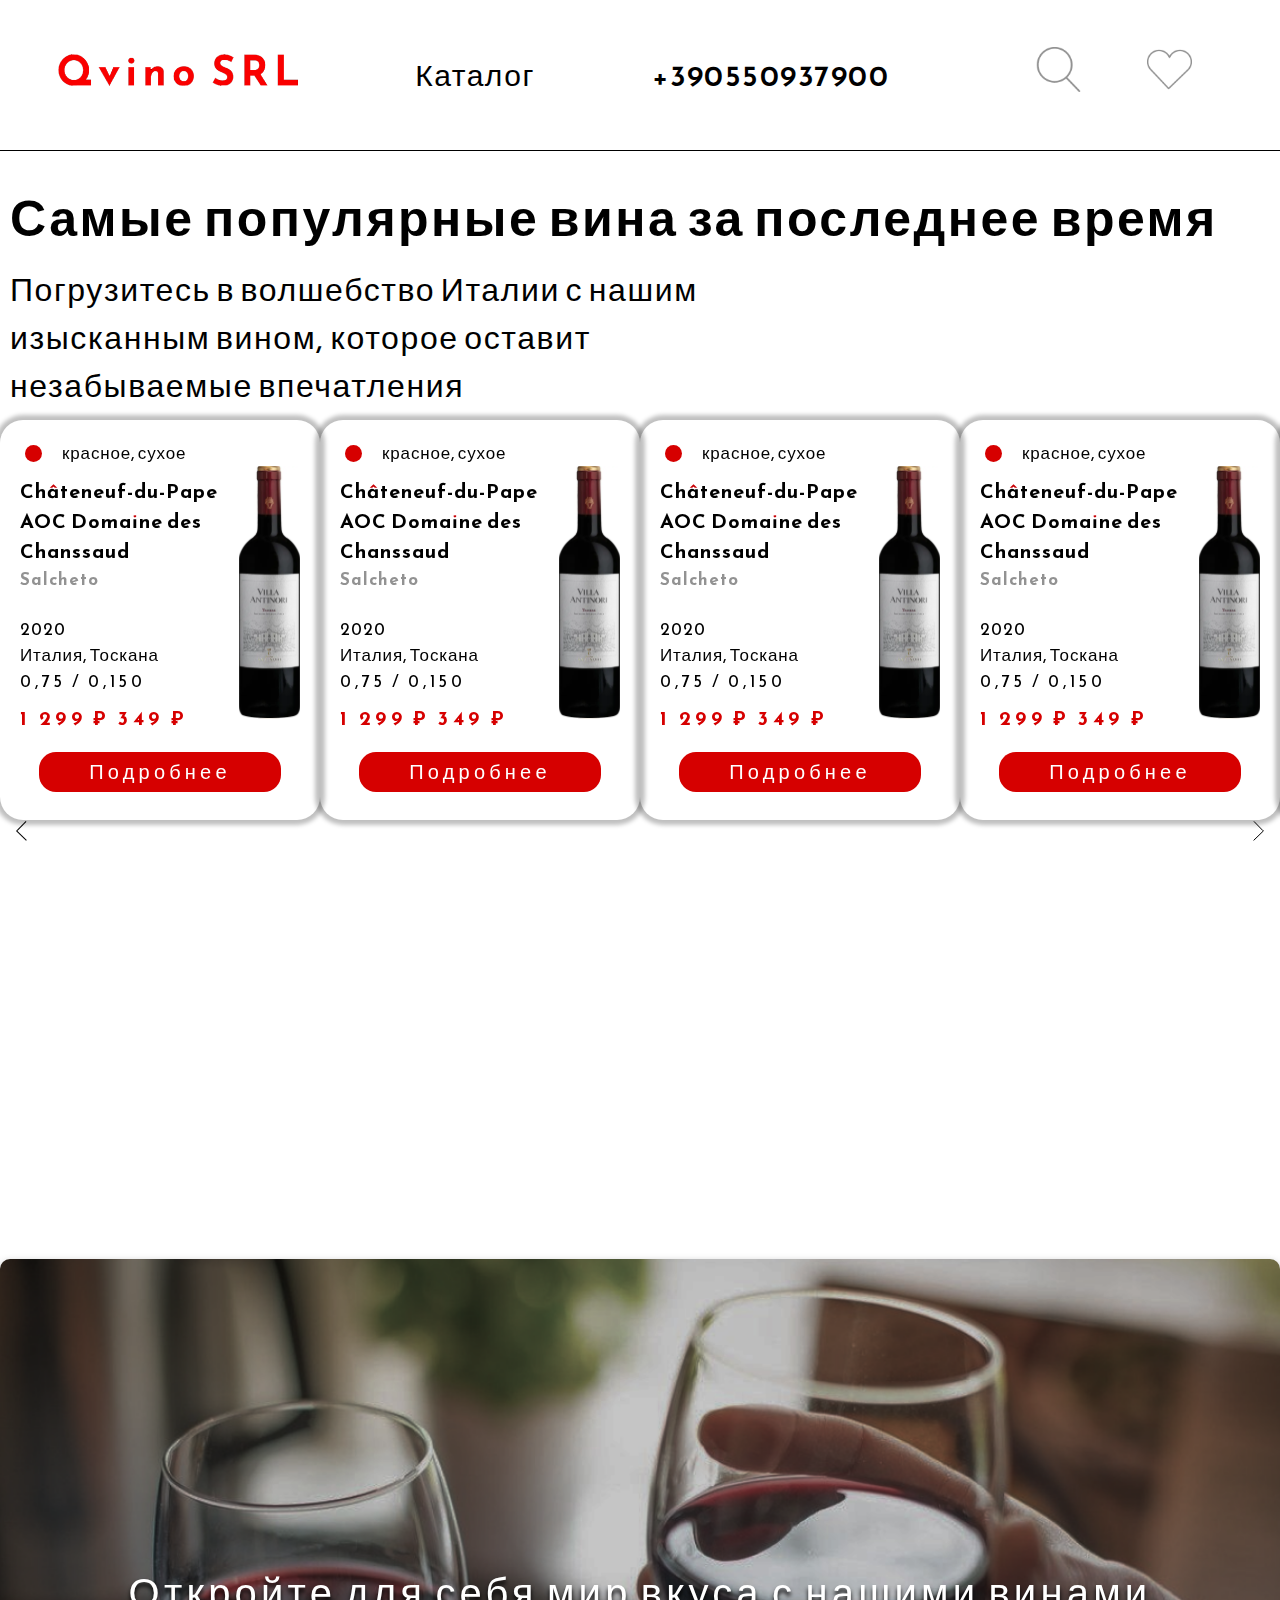
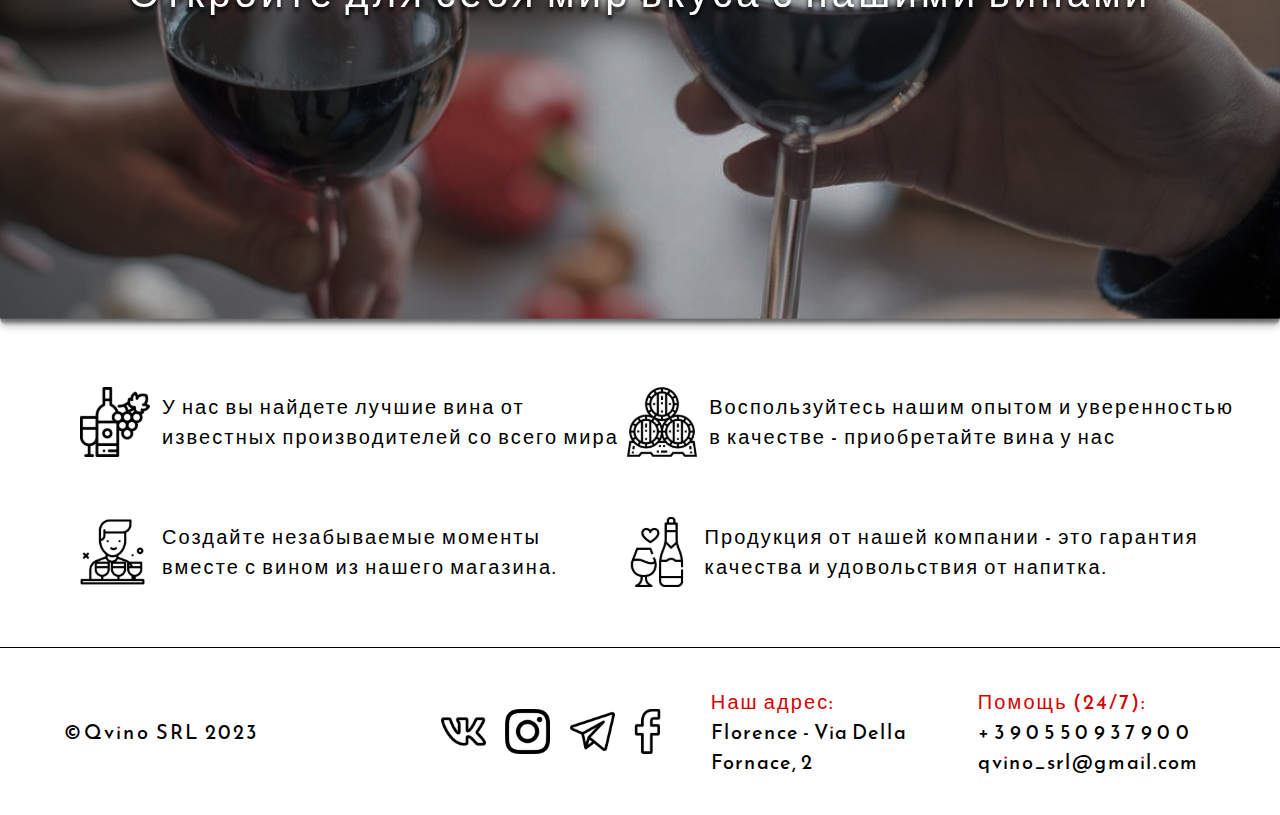
<file: index.html>
<!DOCTYPE html>
<html lang="en">

<head>
    <meta charset="UTF-8">
    <meta http-equiv="X-UA-Compatible" content="IE=edge">
    <meta name="viewport" content="width=device-width, initial-scale=1.0">
    <link rel="stylesheet" href="./css/save.css">
    <link rel="preconnect" href="https://fonts.googleapis.com">
    <link rel="preconnect" href="https://fonts.gstatic.com" crossorigin>
    <link href="https://fonts.googleapis.com/css2?family=Reem+Kufi+Fun:wght@400;500;600;700&display=swap"
        rel="stylesheet">
    <link rel="stylesheet" href="https://cdn.jsdelivr.net/npm/swiper@9/swiper-bundle.min.css" />

    <title>Qvino SRL</title>
</head>

<body>
    <header>
        <div class="container">
            <a href="./index.html"><img src="./img/logo.png" class="logo"></a>

            <a href="./katalog.html" class="header-item"> Каталог</a>
            <span> <a  class="header-item" href="tel:+390550937900">+390550937900</a></span>
            <div class="btns header-item">
                <img src="./img/poisk.svg" class="header-btn header-item">
                <img src="./img/serdce.svg" class="header-btn header-item">
            </div>
        </div>
    </header>


    <main>
        <div class="main-container">
            <div class="main-text">
                <h3>Самые популярные вина за последнее время </h3>
                <p>Погрузитесь в волшебство Италии с нашим изысканным вином, которое оставит незабываемые впечатления
                </p>
            </div>

            <div class="slider-container">
                <!-- SLAIDER -->
                <div class="review-container">
                    <div class="swiper mySwiper">
                        
                            <img src="./img/knopka.svg" alt="prev" class="swiper-knopochka prev">
                            <img src="./img/Knopka2.svg" alt="next" class="swiper-knopochka next">
                        
                        <div class="swiper-wrapper">
                            <div class="swiper-slide">
                                <div class="review-card">
                                    <div class="block-of-blocks">


                                        <div class="block" onclick="location.href='./product.html';">
                                            <div class="verh">
                                                <img src="./img/sharik.svg" alt="">
                                                <span>красное, сухое</span>
                                            </div>
                                            <div class="vnutri">
                                                <div class="text">
                                                    <span>
                                                        Châteneuf-du-Pape AOC Domaine des Chanssaud
                                                    </span>
                                                    <span>
                                                        Salcheto
                                                    </span>
                                                    <span>
                                                        2020
                                                    </span>
                                                    <span>
                                                        Италия, Тоскана
                                                    </span>
                                                    <span>
                                                        0,75 / 0,150
                                                    </span>
                                                    <span>
                                                        1 299 ₽ 349 ₽
                                                    </span>
                                                </div>
                                                <img src="./img/vinishko.svg" alt="#">

                                            </div>
                                            <div id="otstup">
                                                 <form action="product.html">
                                                    <button type="submit" class="knopochka">Подробнее</button>
                                                  </form>
                                                
                                            </div>
                                        </div>


                                        <div class="block" onclick="location.href='./product.html';">
                                            <div class="verh">
                                                <img src="./img/sharik.svg" alt="">
                                                <span>красное, сухое</span>
                                            </div>
                                            <div class="vnutri">
                                                <div class="text">
                                                    <span>
                                                        Châteneuf-du-Pape AOC Domaine des Chanssaud
                                                    </span>
                                                    <span>
                                                        Salcheto
                                                    </span>
                                                    <span>
                                                        2020
                                                    </span>
                                                    <span>
                                                        Италия, Тоскана
                                                    </span>
                                                    <span>
                                                        0,75 / 0,150
                                                    </span>
                                                    <span>
                                                        1 299 ₽ 349 ₽
                                                    </span>
                                                </div>
                                                <img src="./img/vinishko.svg" alt="#">
                                            </div>
                                            <div id="otstup">
                                                <form action="product.html">
                                                    <button type="submit" class="knopochka">Подробнее</button>
                                                  </form>

                                            </div>
                                        </div>
                                        <div class="block" onclick="location.href='./product.html';">
                                            <div class="verh">
                                                <img src="./img/sharik.svg" alt="">
                                                <span>красное, сухое</span>
                                            </div>
                                            <div class="vnutri">
                                                <div class="text">
                                                    <span>
                                                        Châteneuf-du-Pape AOC Domaine des Chanssaud
                                                    </span>
                                                    <span>
                                                        Salcheto
                                                    </span>
                                                    <span>
                                                        2020
                                                    </span>
                                                    <span>
                                                        Италия, Тоскана
                                                    </span>
                                                    <span>
                                                        0,75 / 0,150
                                                    </span>
                                                    <span>
                                                        1 299 ₽ 349 ₽
                                                    </span>
                                                </div>
                                                <img src="./img/vinishko.svg" alt="#">
                                            </div>
                                            <div id="otstup">
                                                 <form action="product.html">
                                                    <button type="submit" class="knopochka">Подробнее</button>
                                                  </form>
                                            </div>
                                        </div>

                                        <div class="block" onclick="location.href='./product.html';">
                                            <div class="verh">
                                                <img src="./img/sharik.svg" alt="">
                                                <span>красное, сухое</span>
                                            </div>
                                            <div class="vnutri">
                                                <div class="text">
                                                    <span>
                                                        Châteneuf-du-Pape AOC Domaine des Chanssaud
                                                    </span>
                                                    <span>
                                                        Salcheto
                                                    </span>
                                                    <span>
                                                        2020
                                                    </span>
                                                    <span>
                                                        Италия, Тоскана
                                                    </span>
                                                    <span>
                                                        0,75 / 0,150
                                                    </span>
                                                    <span>
                                                        1 299 ₽ 349 ₽
                                                    </span>
                                                </div>
                                                <img src="./img/vinishko.svg" alt="#">
                                            </div>
                                            <div id="otstup">
                                                 <form action="product.html">
                                                    <button type="submit" class="knopochka">Подробнее</button>
                                                  </form>
                                            </div>
                                        </div>
                                    </div>
                                </div>
                            </div>
                            <div class="swiper-slide">
                                <div class="review-card">
                                    <div class="block-of-blocks">


                                        <div class="block" onclick="location.href='./product.html';" >
                                            <div class="verh">
                                                <img src="./img/sharik.svg" alt="">
                                                <span>красное, сухое</span>
                                            </div>
                                            <div class="vnutri">
                                                <div class="text">
                                                    <span>
                                                        Châteneuf-du-Pape AOC Domaine des Chanssaud
                                                    </span>
                                                    <span>
                                                        Salcheto
                                                    </span>
                                                    <span>
                                                        2020
                                                    </span>
                                                    <span>
                                                        Италия, Тоскана
                                                    </span>
                                                    <span>
                                                        0,75 / 0,150
                                                    </span>
                                                    <span>
                                                        1 299 ₽ 349 ₽
                                                    </span>
                                                </div>
                                                <img src="./img/vinishko.svg" alt="#">
                                            </div>
                                            <div id="otstup">
                                                 <form action="product.html">
                                                    <button type="submit" class="knopochka">Подробнее</button>
                                                  </form>
                                            </div>
                                        </div>

                                        <div class="block" onclick="location.href='./product.html';">
                                            <div class="verh">
                                                <img src="./img/sharik.svg" alt="">
                                                <span>красное, сухое</span>
                                            </div>
                                            <div class="vnutri">
                                                <div class="text">
                                                    <span>
                                                        Châteneuf-du-Pape AOC Domaine des Chanssaud
                                                    </span>
                                                    <span>
                                                        Salcheto
                                                    </span>
                                                    <span>
                                                        2020
                                                    </span>
                                                    <span>
                                                        Италия, Тоскана
                                                    </span>
                                                    <span>
                                                        0,75 / 0,150
                                                    </span>
                                                    <span>
                                                        1 299 ₽ 349 ₽
                                                    </span>
                                                </div>
                                                <img src="./img/vinishko.svg" alt="#">
                                            </div>
                                            <div id="otstup">
                                                 <form action="product.html">
                                                    <button type="submit" class="knopochka">Подробнее</button>
                                                  </form>
                                            </div>
                                        </div>

                                        <div class="block" onclick="location.href='./product.html';">
                                            <div class="verh">
                                                <img src="./img/sharik.svg" alt="">
                                                <span>красное, сухое</span>
                                            </div>
                                            <div class="vnutri">
                                                <div class="text">
                                                    <span>
                                                        Châteneuf-du-Pape AOC Domaine des Chanssaud
                                                    </span>
                                                    <span>
                                                        Salcheto
                                                    </span>
                                                    <span>
                                                        2020
                                                    </span>
                                                    <span>
                                                        Италия, Тоскана
                                                    </span>
                                                    <span>
                                                        0,75 / 0,150
                                                    </span>
                                                    <span>
                                                        1 299 ₽ 349 ₽
                                                    </span>
                                                </div>
                                                <img src="./img/vinishko.svg" alt="#">
                                            </div>
                                            <div id="otstup">
                                                 <form action="product.html">
                                                    <button type="submit" class="knopochka">Подробнее</button>
                                                  </form>
                                            </div>
                                        </div>

                                        <div class="block" onclick="location.href='./product.html';">
                                            <div class="verh">
                                                <img src="./img/sharik.svg" alt="">
                                                <span>красное, сухое</span>
                                            </div>
                                            <div class="vnutri">
                                                <div class="text">
                                                    <span>
                                                        Châteneuf-du-Pape AOC Domaine des Chanssaud
                                                    </span>
                                                    <span>
                                                        Salcheto
                                                    </span>
                                                    <span>
                                                        2020
                                                    </span>
                                                    <span>
                                                        Италия, Тоскана
                                                    </span>
                                                    <span>
                                                        0,75 / 0,150
                                                    </span>
                                                    <span>
                                                        1 299 ₽ 349 ₽
                                                    </span>
                                                </div>
                                                <img src="./img/vinishko.svg" alt="#">
                                            </div>
                                            <div id="otstup">
                                                 <form action="product.html">
                                                    <button type="submit" class="knopochka">Подробнее</button>
                                                  </form>
                                            </div>
                                        </div>
                                    </div>
                                </div>
                            </div>
                            <div class="swiper-slide">
                                <div class="review-card">
                                    <div class="block-of-blocks">


                                        <div class="block" onclick="location.href='./product.html';">
                                            <div class="verh">
                                                <img src="./img/sharik.svg" alt="">
                                                <span>красное, сухое</span>
                                            </div>
                                            <div class="vnutri">
                                                <div class="text">
                                                    <span>
                                                        Châteneuf-du-Pape AOC Domaine des Chanssaud
                                                    </span>
                                                    <span>
                                                        Salcheto
                                                    </span>
                                                    <span>
                                                        2020
                                                    </span>
                                                    <span>
                                                        Италия, Тоскана
                                                    </span>
                                                    <span>
                                                        0,75 / 0,150
                                                    </span>
                                                    <span>
                                                        1 299 ₽ 349 ₽
                                                    </span>
                                                </div>
                                                <img src="./img/vinishko.svg" alt="#">
                                            </div>
                                            <div id="otstup">
                                                 <form action="product.html">
                                                    <button type="submit" class="knopochka">Подробнее</button>
                                                  </form>
                                            </div>
                                        </div>

                                        <div class="block" onclick="location.href='./product.html';">
                                            <div class="verh">
                                                <img src="./img/sharik.svg" alt="">
                                                <span>красное, сухое</span>
                                            </div>
                                            <div class="vnutri">
                                                <div class="text">
                                                    <span>
                                                        Châteneuf-du-Pape AOC Domaine des Chanssaud
                                                    </span>
                                                    <span>
                                                        Salcheto
                                                    </span>
                                                    <span>
                                                        2020
                                                    </span>
                                                    <span>
                                                        Италия, Тоскана
                                                    </span>
                                                    <span>
                                                        0,75 / 0,150
                                                    </span>
                                                    <span>
                                                        1 299 ₽ 349 ₽
                                                    </span>
                                                </div>
                                                <img src="./img/vinishko.svg" alt="#">
                                            </div>
                                            <div id="otstup">
                                                 <form action="product.html">
                                                    <button type="submit" class="knopochka">Подробнее</button>
                                                  </form>
                                            </div>
                                        </div>

                                        <div class="block" onclick="location.href='./product.html';">
                                            <div class="verh">
                                                <img src="./img/sharik.svg" alt="">
                                                <span>красное, сухое</span>
                                            </div>
                                            <div class="vnutri">
                                                <div class="text">
                                                    <span>
                                                        Châteneuf-du-Pape AOC Domaine des Chanssaud
                                                    </span>
                                                    <span>
                                                        Salcheto
                                                    </span>
                                                    <span>
                                                        2020
                                                    </span>
                                                    <span>
                                                        Италия, Тоскана
                                                    </span>
                                                    <span>
                                                        0,75 / 0,150
                                                    </span>
                                                    <span>
                                                        1 299 ₽ 349 ₽
                                                    </span>
                                                </div>
                                                <img src="./img/vinishko.svg" alt="#">
                                            </div>
                                            <div id="otstup">
                                                 <form action="product.html">
                                                    <button type="submit" class="knopochka">Подробнее</button>
                                                  </form>
                                            </div>
                                        </div>
                                        <div class="block" onclick="location.href='./product.html';">
                                            <div class="verh">
                                                <img src="./img/sharik.svg" alt="">
                                                <span>красное, сухое</span>
                                            </div>
                                            <div class="vnutri">
                                                <div class="text">
                                                    <span>
                                                        Châteneuf-du-Pape AOC Domaine des Chanssaud
                                                    </span>
                                                    <span>
                                                        Salcheto
                                                    </span>
                                                    <span>
                                                        2020
                                                    </span>
                                                    <span>
                                                        Италия, Тоскана
                                                    </span>
                                                    <span>
                                                        0,75 / 0,150
                                                    </span>
                                                    <span>
                                                        1 299 ₽ 349 ₽
                                                    </span>
                                                </div>
                                                <img src="./img/vinishko.svg" alt="#">
                                            </div>
                                            <div id="otstup">
                                                 <form action="product.html">
                                                    <button type="submit" class="knopochka">Подробнее</button>
                                                  </form>
                                            </div>
                                        </div>
                                    </div>
                                </div>
                            </div>
                        </div>
                    </div>
                </div>


            </div>
            <!-- Конец слайдера -->
            <div class="pictures">
                <span>Откройте для себя мир вкуса с нашими винами </span>
            </div>

            <div class="dopshutchki-container">
                <div class="dop">
                    <img src="./img/free-icon-wine-1150295 1.svg" alt="security">
                    <span>У нас вы найдете лучшие вина от известных производителей со всего мира</span>
                </div>
                <div class="dop">

                    <img src="./img/free-icon-wine-barrel-804733 1.svg" alt="setting">
                    <span>Воспользуйтесь нашим опытом и уверенностью в качестве - приобретайте вина у нас</span>

                </div>

            </div>
            <div class="dopshutchki-container">
                <div class="dop">


                    <img src="./img/free-icon-wine-tasting-4761448 1.svg" alt="delivery">
                    <span>Создайте незабываемые моменты вместе с вином из нашего магазина.</span>
                </div>
                <div class="dop">
                    <img src="./img/free-icon-wine-bottle-3878859 1.svg" alt="delivery">
                    <span>Продукция от нашей компании - это гарантия качества и удовольствия от напитка.</span>
                </div>
            </div>
        </div>
    </main>
    <footer>
        <div class="container-footer">
            <div class="puf">
                <span>©Qvino SRL 2023</span>

                <div class="icon">
                    <img src="./img/free-icon-vk-2111828 1.svg" alt="" onclick="location.href='https://vk.com/qvinosrl';">
                    <img src="./img/free-icon-instagram-1384031 1.svg" alt="" onclick="location.href='https://www.instagram.com/qvinosrl';">
                    <img src="./img/free-icon-telegram-739260 1.svg" alt="" onclick="location.href='https://t.me/qvinosrl';">
                    <img src="./img/free-icon-facebook-1077041 1.svg" alt="" onclick="location.href='https://vk.com/qvinosrl';">
                </div>
            </div>
            <div class="paf">
                <div class="adres">
                    <span id="sihik">Наш адрес:</span>
                    <span >Florence - Via Della Fornace, 2</span>
                </div>
                
                <div class="adres">
                    <span id="sihik">Помощь (24/7):</span>
                    <span> <span > <a href="tel:+390550937900" id="nomerok">+390550937900</a> </span> <a href="mailto:qvino_srl@gmail.com">qvino_srl@gmail.com</a> </span>
                </div>
            </div>
            
            
        </div>

    </footer>
    <script src="https://cdn.jsdelivr.net/npm/swiper@9/swiper-bundle.min.js"></script>
    <script>
        var swiper = new Swiper(".mySwiper", {
            grabCursor: true,
            centeredSlides: true,
            navigation: {
                nextEl: '.next',
                prevEl: '.prev',
            },
        });
    </script>
</body>

</html>
</file>
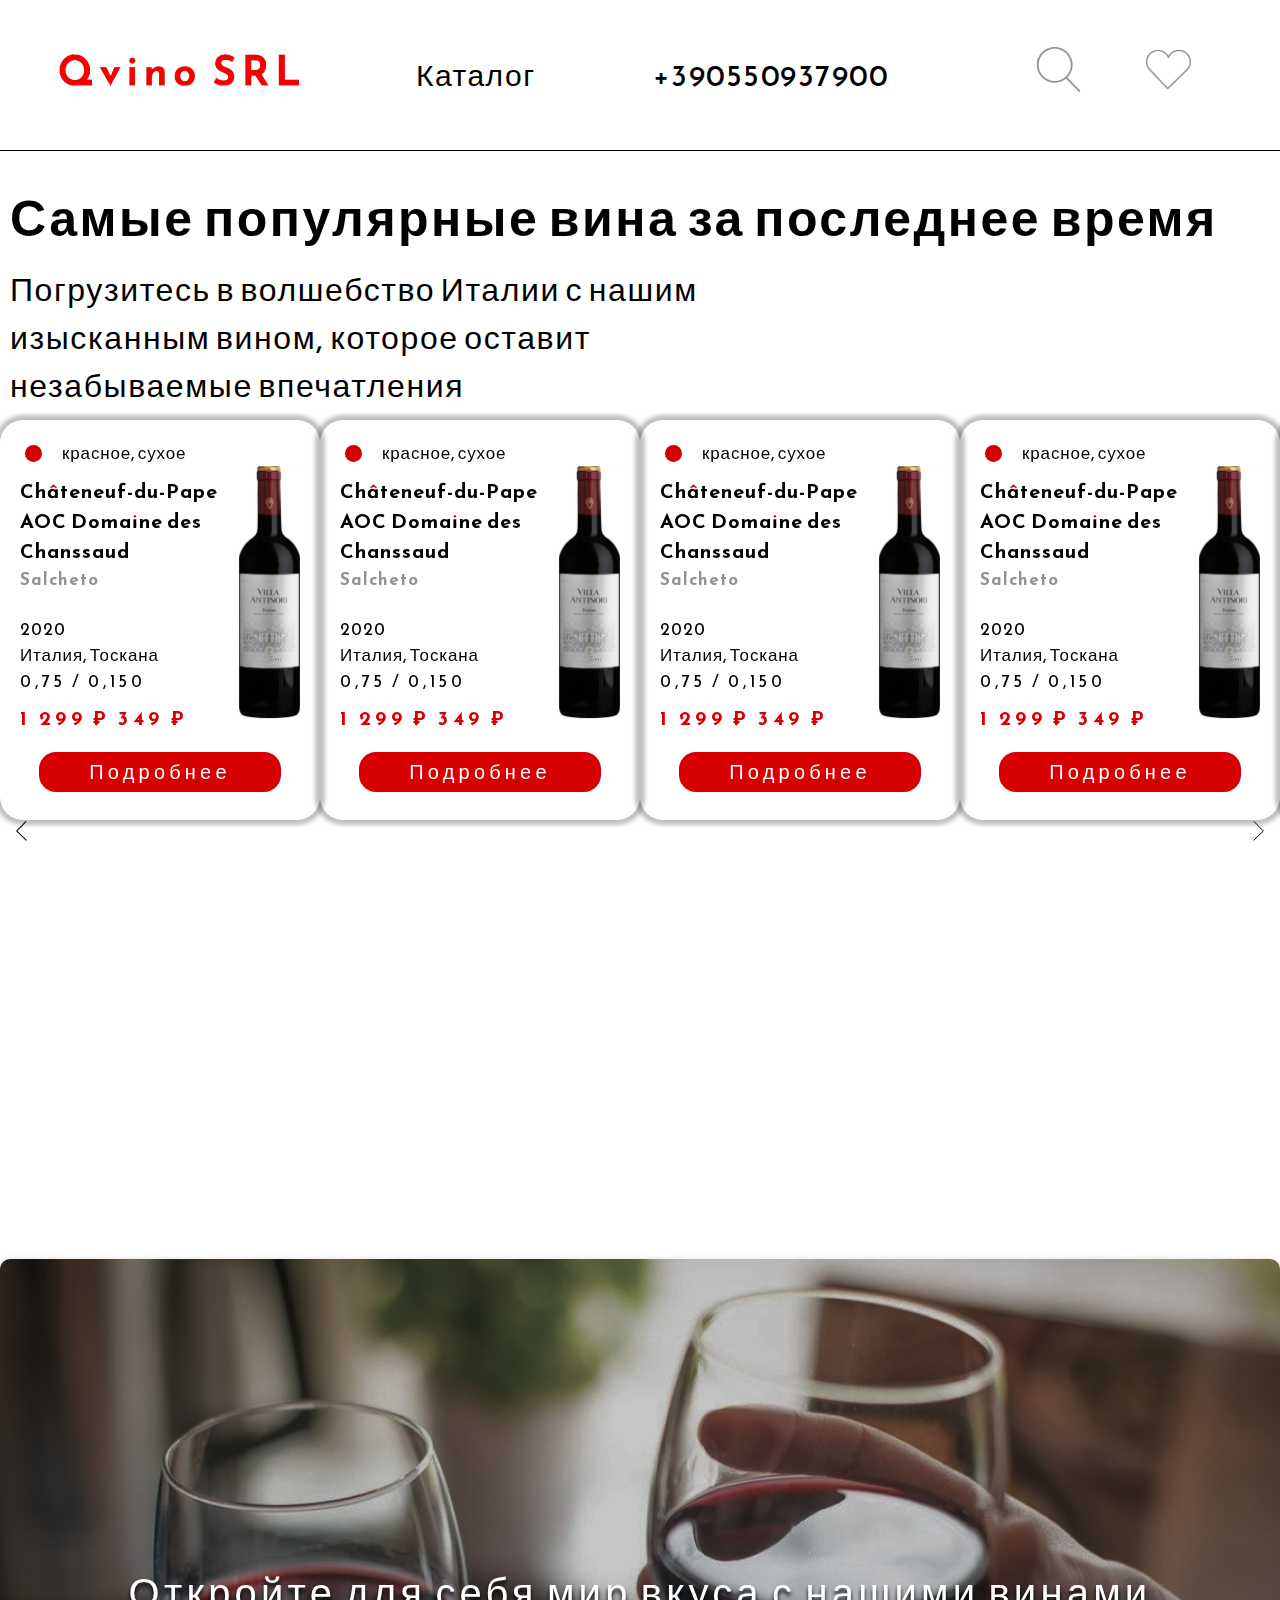
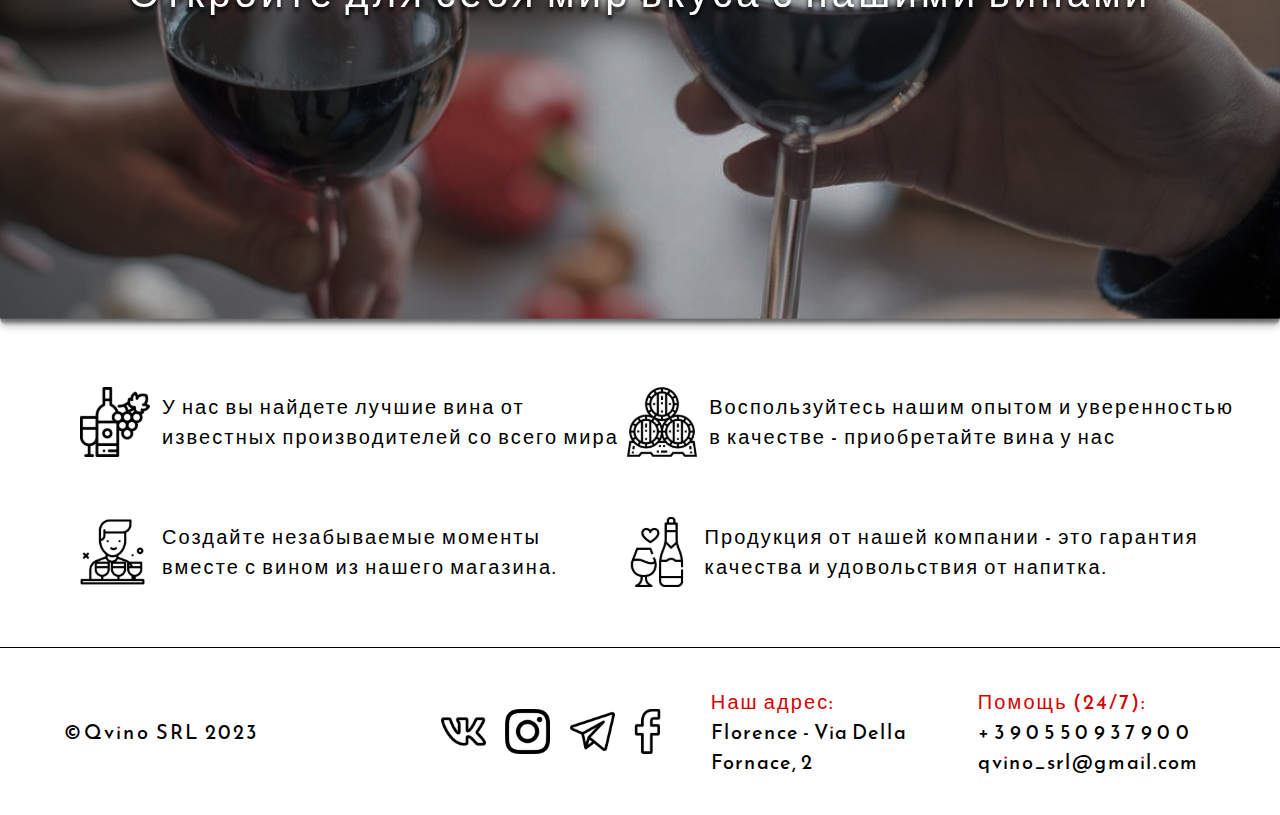
<file: Vinishko/index.html>
<!DOCTYPE html>
<html lang="en">

<head>
    <meta charset="UTF-8">
    <meta http-equiv="X-UA-Compatible" content="IE=edge">
    <meta name="viewport" content="width=device-width, initial-scale=1.0">
    <link rel="stylesheet" href="./css/save.css">
    <link rel="preconnect" href="https://fonts.googleapis.com">
    <link rel="preconnect" href="https://fonts.gstatic.com" crossorigin>
    <link href="https://fonts.googleapis.com/css2?family=Reem+Kufi+Fun:wght@400;500;600;700&display=swap"
        rel="stylesheet">
    <link rel="stylesheet" href="https://cdn.jsdelivr.net/npm/swiper@9/swiper-bundle.min.css" />

    <title>Qvino SRL</title>
</head>

<body>
    <header>
        <div class="container">
            <a href="./index.html"><img src="./img/logo.png" class="logo"></a>

            <a href="./katalog.html" class="header-item"> Каталог</a>
            <span> <a href="tel:+390550937900">+390550937900</a></span>
            <div class="btns header-item">
                <img src="./img/poisk.svg" class="header-btn header-item">
                <img src="./img/serdce.svg" class="header-btn header-item">
            </div>
        </div>
    </header>


    <main>
        <div class="main-container">
            <div class="main-text">
                <h3>Самые популярные вина за последнее время </h3>
                <p>Погрузитесь в волшебство Италии с нашим изысканным вином, которое оставит незабываемые впечатления
                </p>
            </div>

            <div class="slider-container">
                <!-- SLAIDER -->
                <div class="review-container">
                    <div class="swiper mySwiper">
                        
                            <img src="./img/knopka.svg" alt="leva" class="swiper-knopochka leva">
                            <img src="./img/Knopka2.svg" alt="pravoo" class="swiper-knopochka pravoo">
                        
                        <div class="swiper-wrapper">
                            <div class="swiper-slide">
                                <div class="review-card">
                                    <div class="block-of-blocks">


                                        <div class="block" id="">
                                            <div class="verh">
                                                <img src="./img/sharik.svg" alt="">
                                                <span>красное, сухое</span>
                                            </div>
                                            <div class="vnutri">
                                                <div class="text">
                                                    <span>
                                                        Châteneuf-du-Pape AOC Domaine des Chanssaud
                                                    </span>
                                                    <span>
                                                        Salcheto
                                                    </span>
                                                    <span>
                                                        2020
                                                    </span>
                                                    <span>
                                                        Италия, Тоскана
                                                    </span>
                                                    <span>
                                                        0,75 / 0,150
                                                    </span>
                                                    <span>
                                                        1 299 ₽ 349 ₽
                                                    </span>
                                                </div>
                                                <img src="./img/vinishko.svg" alt="#">

                                            </div>
                                            <div id="otstup">
                                                 <form action="product.html">
                                                    <button type="submit" class="knopochka">Подробнее</button>
                                                  </form>
                                                
                                            </div>
                                        </div>


                                        <div class="block">
                                            <div class="verh">
                                                <img src="./img/sharik.svg" alt="">
                                                <span>красное, сухое</span>
                                            </div>
                                            <div class="vnutri">
                                                <div class="text">
                                                    <span>
                                                        Châteneuf-du-Pape AOC Domaine des Chanssaud
                                                    </span>
                                                    <span>
                                                        Salcheto
                                                    </span>
                                                    <span>
                                                        2020
                                                    </span>
                                                    <span>
                                                        Италия, Тоскана
                                                    </span>
                                                    <span>
                                                        0,75 / 0,150
                                                    </span>
                                                    <span>
                                                        1 299 ₽ 349 ₽
                                                    </span>
                                                </div>
                                                <img src="./img/vinishko.svg" alt="#">
                                            </div>
                                            <div id="otstup">
                                                <form action="product.html">
                                                    <button type="submit" class="knopochka">Подробнее</button>
                                                  </form>

                                            </div>
                                        </div>
                                        <div class="block">
                                            <div class="verh">
                                                <img src="./img/sharik.svg" alt="">
                                                <span>красное, сухое</span>
                                            </div>
                                            <div class="vnutri">
                                                <div class="text">
                                                    <span>
                                                        Châteneuf-du-Pape AOC Domaine des Chanssaud
                                                    </span>
                                                    <span>
                                                        Salcheto
                                                    </span>
                                                    <span>
                                                        2020
                                                    </span>
                                                    <span>
                                                        Италия, Тоскана
                                                    </span>
                                                    <span>
                                                        0,75 / 0,150
                                                    </span>
                                                    <span>
                                                        1 299 ₽ 349 ₽
                                                    </span>
                                                </div>
                                                <img src="./img/vinishko.svg" alt="#">
                                            </div>
                                            <div id="otstup">
                                                 <form action="product.html">
                                                    <button type="submit" class="knopochka">Подробнее</button>
                                                  </form>
                                            </div>
                                        </div>

                                        <div class="block" id="">
                                            <div class="verh">
                                                <img src="./img/sharik.svg" alt="">
                                                <span>красное, сухое</span>
                                            </div>
                                            <div class="vnutri">
                                                <div class="text">
                                                    <span>
                                                        Châteneuf-du-Pape AOC Domaine des Chanssaud
                                                    </span>
                                                    <span>
                                                        Salcheto
                                                    </span>
                                                    <span>
                                                        2020
                                                    </span>
                                                    <span>
                                                        Италия, Тоскана
                                                    </span>
                                                    <span>
                                                        0,75 / 0,150
                                                    </span>
                                                    <span>
                                                        1 299 ₽ 349 ₽
                                                    </span>
                                                </div>
                                                <img src="./img/vinishko.svg" alt="#">
                                            </div>
                                            <div id="otstup">
                                                 <form action="product.html">
                                                    <button type="submit" class="knopochka">Подробнее</button>
                                                  </form>
                                            </div>
                                        </div>
                                    </div>
                                </div>
                            </div>
                            <div class="swiper-slide">
                                <div class="review-card">
                                    <div class="block-of-blocks">


                                        <div class="block" id="">
                                            <div class="verh">
                                                <img src="./img/sharik.svg" alt="">
                                                <span>красное, сухое</span>
                                            </div>
                                            <div class="vnutri">
                                                <div class="text">
                                                    <span>
                                                        Châteneuf-du-Pape AOC Domaine des Chanssaud
                                                    </span>
                                                    <span>
                                                        Salcheto
                                                    </span>
                                                    <span>
                                                        2020
                                                    </span>
                                                    <span>
                                                        Италия, Тоскана
                                                    </span>
                                                    <span>
                                                        0,75 / 0,150
                                                    </span>
                                                    <span>
                                                        1 299 ₽ 349 ₽
                                                    </span>
                                                </div>
                                                <img src="./img/vinishko.svg" alt="#">
                                            </div>
                                            <div id="otstup">
                                                 <form action="product.html">
                                                    <button type="submit" class="knopochka">Подробнее</button>
                                                  </form>
                                            </div>
                                        </div>

                                        <div class="block">
                                            <div class="verh">
                                                <img src="./img/sharik.svg" alt="">
                                                <span>красное, сухое</span>
                                            </div>
                                            <div class="vnutri">
                                                <div class="text">
                                                    <span>
                                                        Châteneuf-du-Pape AOC Domaine des Chanssaud
                                                    </span>
                                                    <span>
                                                        Salcheto
                                                    </span>
                                                    <span>
                                                        2020
                                                    </span>
                                                    <span>
                                                        Италия, Тоскана
                                                    </span>
                                                    <span>
                                                        0,75 / 0,150
                                                    </span>
                                                    <span>
                                                        1 299 ₽ 349 ₽
                                                    </span>
                                                </div>
                                                <img src="./img/vinishko.svg" alt="#">
                                            </div>
                                            <div id="otstup">
                                                 <form action="product.html">
                                                    <button type="submit" class="knopochka">Подробнее</button>
                                                  </form>
                                            </div>
                                        </div>

                                        <div class="block">
                                            <div class="verh">
                                                <img src="./img/sharik.svg" alt="">
                                                <span>красное, сухое</span>
                                            </div>
                                            <div class="vnutri">
                                                <div class="text">
                                                    <span>
                                                        Châteneuf-du-Pape AOC Domaine des Chanssaud
                                                    </span>
                                                    <span>
                                                        Salcheto
                                                    </span>
                                                    <span>
                                                        2020
                                                    </span>
                                                    <span>
                                                        Италия, Тоскана
                                                    </span>
                                                    <span>
                                                        0,75 / 0,150
                                                    </span>
                                                    <span>
                                                        1 299 ₽ 349 ₽
                                                    </span>
                                                </div>
                                                <img src="./img/vinishko.svg" alt="#">
                                            </div>
                                            <div id="otstup">
                                                 <form action="product.html">
                                                    <button type="submit" class="knopochka">Подробнее</button>
                                                  </form>
                                            </div>
                                        </div>

                                        <div class="block" id="">
                                            <div class="verh">
                                                <img src="./img/sharik.svg" alt="">
                                                <span>красное, сухое</span>
                                            </div>
                                            <div class="vnutri">
                                                <div class="text">
                                                    <span>
                                                        Châteneuf-du-Pape AOC Domaine des Chanssaud
                                                    </span>
                                                    <span>
                                                        Salcheto
                                                    </span>
                                                    <span>
                                                        2020
                                                    </span>
                                                    <span>
                                                        Италия, Тоскана
                                                    </span>
                                                    <span>
                                                        0,75 / 0,150
                                                    </span>
                                                    <span>
                                                        1 299 ₽ 349 ₽
                                                    </span>
                                                </div>
                                                <img src="./img/vinishko.svg" alt="#">
                                            </div>
                                            <div id="otstup">
                                                 <form action="product.html">
                                                    <button type="submit" class="knopochka">Подробнее</button>
                                                  </form>
                                            </div>
                                        </div>
                                    </div>
                                </div>
                            </div>
                            <div class="swiper-slide">
                                <div class="review-card">
                                    <div class="block-of-blocks">


                                        <div class="block" id="">
                                            <div class="verh">
                                                <img src="./img/sharik.svg" alt="">
                                                <span>красное, сухое</span>
                                            </div>
                                            <div class="vnutri">
                                                <div class="text">
                                                    <span>
                                                        Châteneuf-du-Pape AOC Domaine des Chanssaud
                                                    </span>
                                                    <span>
                                                        Salcheto
                                                    </span>
                                                    <span>
                                                        2020
                                                    </span>
                                                    <span>
                                                        Италия, Тоскана
                                                    </span>
                                                    <span>
                                                        0,75 / 0,150
                                                    </span>
                                                    <span>
                                                        1 299 ₽ 349 ₽
                                                    </span>
                                                </div>
                                                <img src="./img/vinishko.svg" alt="#">
                                            </div>
                                            <div id="otstup">
                                                 <form action="product.html">
                                                    <button type="submit" class="knopochka">Подробнее</button>
                                                  </form>
                                            </div>
                                        </div>

                                        <div class="block">
                                            <div class="verh">
                                                <img src="./img/sharik.svg" alt="">
                                                <span>красное, сухое</span>
                                            </div>
                                            <div class="vnutri">
                                                <div class="text">
                                                    <span>
                                                        Châteneuf-du-Pape AOC Domaine des Chanssaud
                                                    </span>
                                                    <span>
                                                        Salcheto
                                                    </span>
                                                    <span>
                                                        2020
                                                    </span>
                                                    <span>
                                                        Италия, Тоскана
                                                    </span>
                                                    <span>
                                                        0,75 / 0,150
                                                    </span>
                                                    <span>
                                                        1 299 ₽ 349 ₽
                                                    </span>
                                                </div>
                                                <img src="./img/vinishko.svg" alt="#">
                                            </div>
                                            <div id="otstup">
                                                 <form action="product.html">
                                                    <button type="submit" class="knopochka">Подробнее</button>
                                                  </form>
                                            </div>
                                        </div>

                                        <div class="block">
                                            <div class="verh">
                                                <img src="./img/sharik.svg" alt="">
                                                <span>красное, сухое</span>
                                            </div>
                                            <div class="vnutri">
                                                <div class="text">
                                                    <span>
                                                        Châteneuf-du-Pape AOC Domaine des Chanssaud
                                                    </span>
                                                    <span>
                                                        Salcheto
                                                    </span>
                                                    <span>
                                                        2020
                                                    </span>
                                                    <span>
                                                        Италия, Тоскана
                                                    </span>
                                                    <span>
                                                        0,75 / 0,150
                                                    </span>
                                                    <span>
                                                        1 299 ₽ 349 ₽
                                                    </span>
                                                </div>
                                                <img src="./img/vinishko.svg" alt="#">
                                            </div>
                                            <div id="otstup">
                                                 <form action="product.html">
                                                    <button type="submit" class="knopochka">Подробнее</button>
                                                  </form>
                                            </div>
                                        </div>
                                        <div class="block" id="">
                                            <div class="verh">
                                                <img src="./img/sharik.svg" alt="">
                                                <span>красное, сухое</span>
                                            </div>
                                            <div class="vnutri">
                                                <div class="text">
                                                    <span>
                                                        Châteneuf-du-Pape AOC Domaine des Chanssaud
                                                    </span>
                                                    <span>
                                                        Salcheto
                                                    </span>
                                                    <span>
                                                        2020
                                                    </span>
                                                    <span>
                                                        Италия, Тоскана
                                                    </span>
                                                    <span>
                                                        0,75 / 0,150
                                                    </span>
                                                    <span>
                                                        1 299 ₽ 349 ₽
                                                    </span>
                                                </div>
                                                <img src="./img/vinishko.svg" alt="#">
                                            </div>
                                            <div id="otstup">
                                                 <form action="product.html">
                                                    <button type="submit" class="knopochka">Подробнее</button>
                                                  </form>
                                            </div>
                                        </div>
                                    </div>
                                </div>
                            </div>
                        </div>
                    </div>
                </div>


            </div>
            <!-- Конец слайдера -->
            <div class="pictures">
                <span>Откройте для себя мир вкуса с нашими винами </span>
            </div>

            <div class="dopshutchki-container">
                <div class="dop">
                    <img src="./img/free-icon-wine-1150295 1.svg" alt="security">
                    <span>У нас вы найдете лучшие вина от известных производителей со всего мира</span>
                </div>
                <div class="dop">

                    <img src="./img/free-icon-wine-barrel-804733 1.svg" alt="setting">
                    <span>Воспользуйтесь нашим опытом и уверенностью в качестве - приобретайте вина у нас</span>

                </div>

            </div>
            <div class="dopshutchki-container">
                <div class="dop">


                    <img src="./img/free-icon-wine-tasting-4761448 1.svg" alt="delivery">
                    <span>Создайте незабываемые моменты вместе с вином из нашего магазина.</span>
                </div>
                <div class="dop">
                    <img src="./img/free-icon-wine-bottle-3878859 1.svg" alt="delivery">
                    <span>Продукция от нашей компании - это гарантия качества и удовольствия от напитка.</span>
                </div>
            </div>
        </div>
    </main>
    <footer>
        <div class="container-footer">
            <div class="puf">
                <span>©Qvino SRL 2023</span>

                <div class="icon">
                    <img src="./img/free-icon-vk-2111828 1.svg" alt="">
                    <img src="./img/free-icon-instagram-1384031 1.svg" alt="">
                    <img src="./img/free-icon-telegram-739260 1.svg" alt="">
                    <img src="./img/free-icon-facebook-1077041 1.svg" alt="">
                </div>
            </div>
            <div class="paf">
                <div class="adres">
                    <span id="sihik">Наш адрес:</span>
                    <span >Florence - Via Della Fornace, 2</span>
                </div>
                
                <div class="adres">
                    <span id="sihik">Помощь (24/7):</span>
                    <span> <span > <a href="tel:+390550937900" id="nomerok">+390550937900</a> </span> <a href="mailto:qvino_srl@gmail.com">qvino_srl@gmail.com</a> </span>
                </div>
            </div>
            
            
        </div>

    </footer>
    <script src="https://cdn.jsdelivr.net/npm/swiper@9/swiper-bundle.min.js"></script>
    <script>
        var swiper = new Swiper(".mySwiper", {
            grabCursor: true,
            centeredSlides: true,
            navigation: {
                pravooEl: '.pravoo',
                levaEl: '.leva',
            },
        });
    </script>
</body>

</html>
</file>
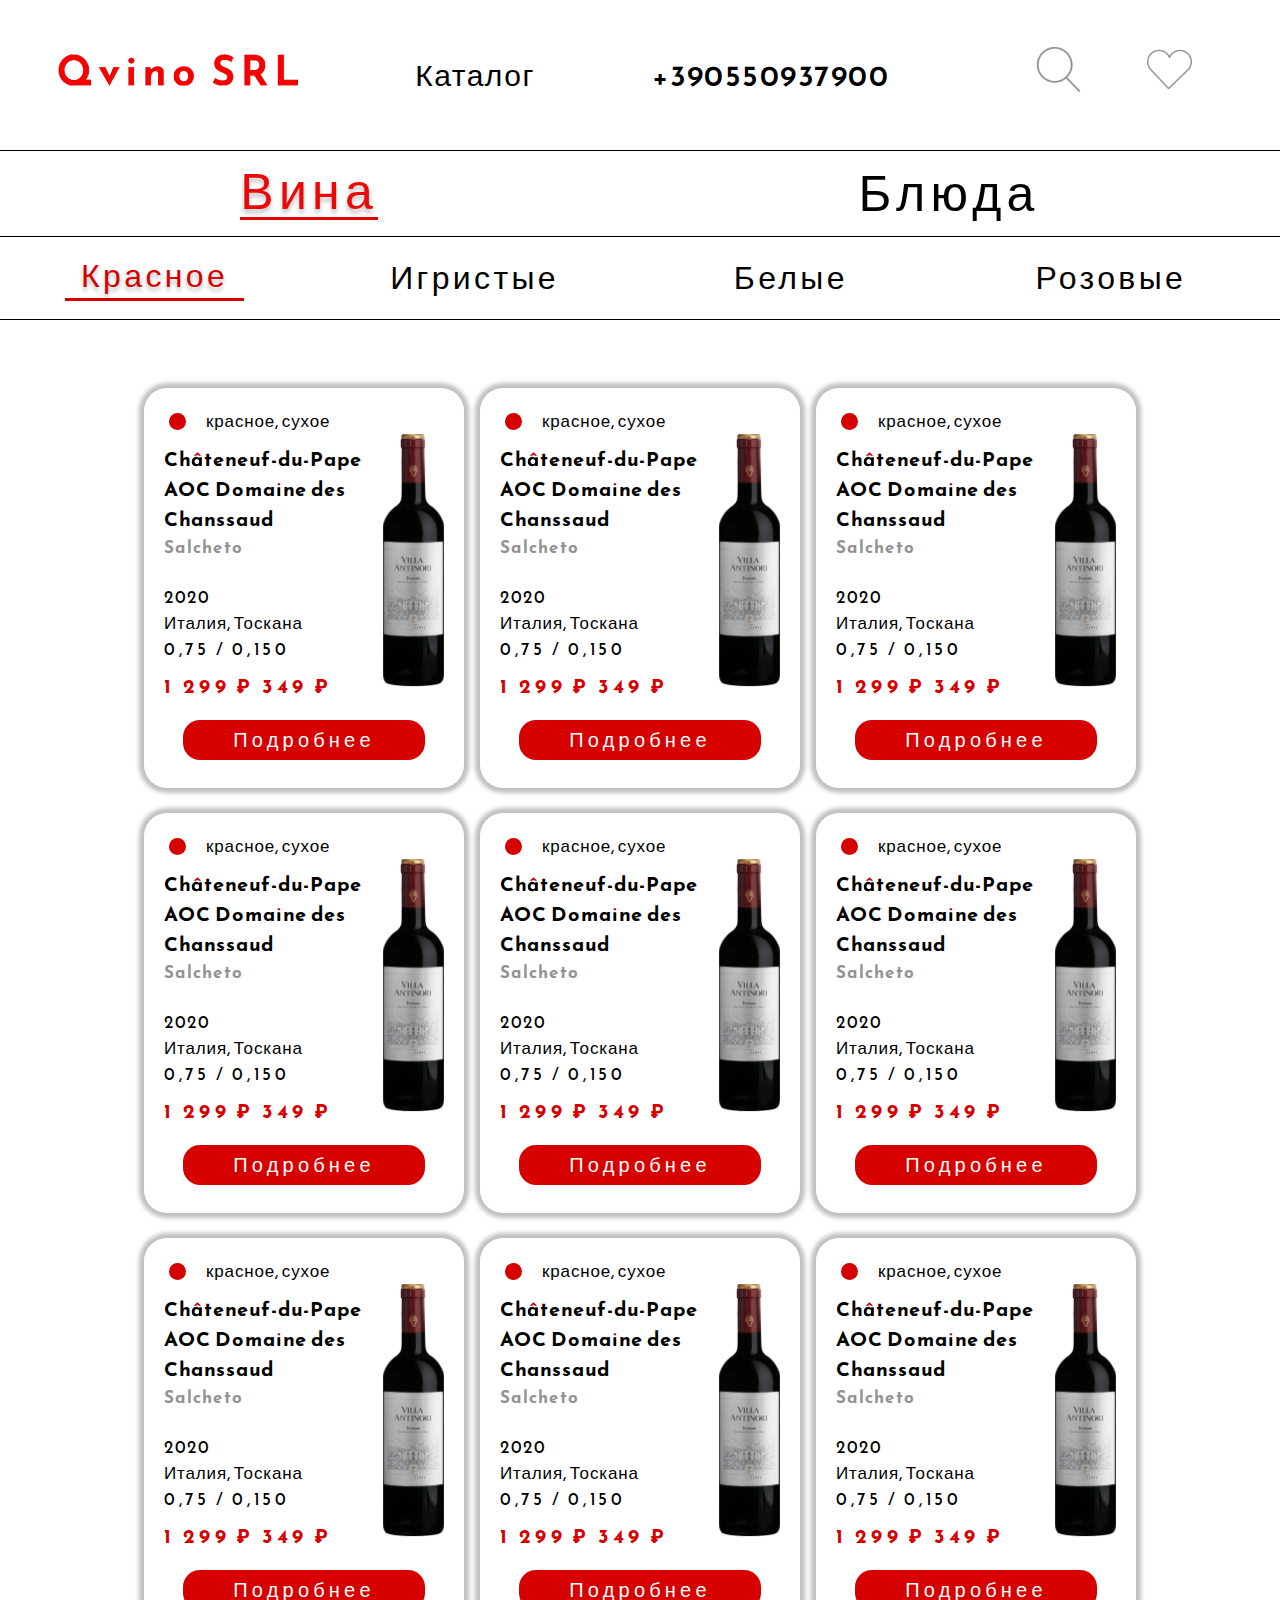
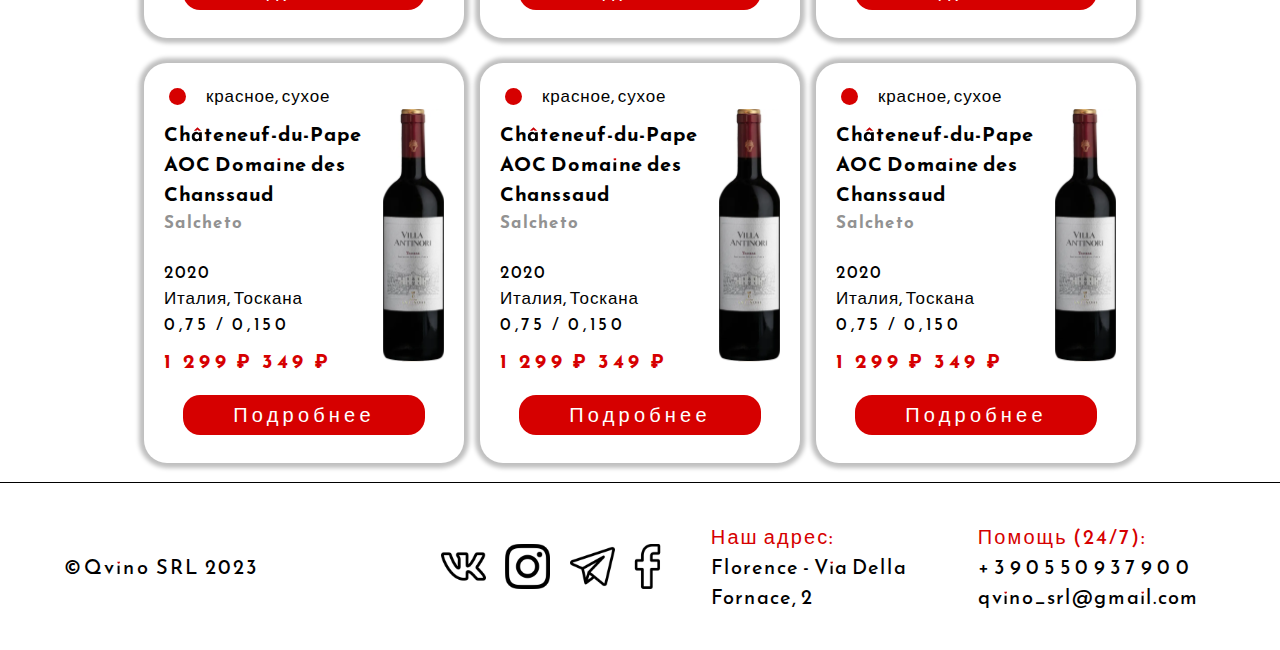
<file: katalog.html>
<!DOCTYPE html>
<html lang="en">

<head>
    <meta charset="UTF-8">
    <meta http-equiv="X-UA-Compatible" content="IE=edge">
    <meta name="viewport" content="width=device-width, initial-scale=1.0">
    <link rel="stylesheet" href="./css/katalog.css">
    <link rel="preconnect" href="https://fonts.googleapis.com">
    <link rel="preconnect" href="https://fonts.gstatic.com" crossorigin>
    <link href="https://fonts.googleapis.com/css2?family=Reem+Kufi+Fun:wght@400;500;600;700&display=swap"
        rel="stylesheet">
        <script src="./js/modal.js" defer></script>

    <title>Qvino SRL</title>

</head>

<body>
    <div class="modal modal2">
        <div class="modal__main">
          <div class="okoshko-modul">
            <div class="pikcha-modul">
                <img src="./img/info1.jpg" alt="">
            </div>
            <div class="text-modul">
                <span>Филе куриное запечённое с овощами</span>
                <span>325гр/550ккал на 100гр</span>
                <span>Куриное филе, запеченное с овощами, это вкусное блюдо, которое прекрасно подойдет как для обеда, так и для ужина. </span>
            </div>

          </div>
        </div>
      </div>

      <div class="modal modal3">
        <div class="modal__main">
          <div class="okoshko-modul">
            <div class="pikcha-modul">
                <img src="./img/info2.jpg" alt="">
            </div>
            <div class="text-modul">
                <span>Филе куриное запечённое с овощами</span>
                <span>325гр/550ккал на 100гр</span>
                <span>Куриное филе, запеченное с овощами, это вкусное блюдо, которое прекрасно подойдет как для обеда, так и для ужина. </span>
            </div>

          </div>
        </div>
      </div>

      <div class="modal modal4">
        <div class="modal__main">
          <div class="okoshko-modul">
            <div class="pikcha-modul">
                <img src="./img/info3.jpg" alt="">
            </div>
            <div class="text-modul">
                <span>Филе куриное запечённое с овощами</span>
                <span>325гр/550ккал на 100гр</span>
                <span>Куриное филе, запеченное с овощами, это вкусное блюдо, которое прекрасно подойдет как для обеда, так и для ужина. </span>
            </div>

          </div>
        </div>
      </div>

      <div class="modal modal5">
        <div class="modal__main">
          <div class="okoshko-modul">
            <div class="pikcha-modul">
                <img src="./img/info4.jpg" alt="">
            </div>
            <div class="text-modul">
                <span>Филе куриное запечённое с овощами</span>
                <span>325гр/550ккал на 100гр</span>
                <span>Куриное филе, запеченное с овощами, это вкусное блюдо, которое прекрасно подойдет как для обеда, так и для ужина. </span>
            </div>

          </div>
        </div>
      </div>
    <header>
        <div class="container">
            <a href="./index.html"><img src="./img/logo.png" class="logo"></a>

            <a href="./katalog.html" class="header-item"> Каталог</a>
            <span> <a  class="header-item" href="tel:+390550937900">+390550937900</a></span>

            <div class="btns header-item">
                <img src="img/poisk.svg" class="header-btn header-item">
                <img src="img/serdce.svg" class="header-btn header-item">
            </div>
        </div>
    </header>


    <main>
        <div class="main-container">
            <ul class="row">
                <li data-tab="tab-1" tabindex="0" class="title">Вина</li>
                <li data-tab="tab-2" tabindex="0" class="title">Блюда</li>
            </ul>
            <div class="blockk">
                <div id="tab-1" class="content">
                    <div class="main-container">

                        <div class="tab">
                            <div class="levo">
                                <button class="tablinks" onclick="openCity(event, 'Red')"
                                    id="defaultOpen">Красное</button>
                                <button class="tablinks" onclick="openCity(event, 'Irish')">Игристые</button>
                            </div>
                            <div class="pravo">
                                <button class="tablinks" onclick="openCity(event, 'White')">Белые</button>
                                <button class="tablinks" onclick="openCity(event, 'Rose')">Розовые</button>
                            </div>
                        </div>

                        <div id="Red" class="tabcontent">


                            <div class="block-of-blocks">


                                <div class="block"  id="razok" onclick="location.href='./product.html';">
                                    <div class="verh">
                                        <img src="./img/sharik.svg" alt="">
                                        <span>красное, сухое</span>
                                    </div>
                                    <div class="vnutri">
                                        <div class="text">
                                            <span>
                                                Châteneuf-du-Pape AOC Domaine des Chanssaud
                                            </span>
                                            <span>
                                                Salcheto
                                            </span>
                                            <span>
                                                2020
                                            </span>
                                            <span>
                                                Италия, Тоскана
                                            </span>
                                            <span>
                                                0,75 / 0,150
                                            </span>
                                            <span>
                                                1 299 ₽ 349 ₽
                                            </span>
                                        </div>
                                        <img src="./img/vinishko.svg" alt="#">

                                    </div>
                                    <div id="otstup">
                                          <form action="././product.html">
                                                    <button type="submit" class="knopochka">Подробнее</button>
                                                  </form>
                                    </div>
                                </div>


                                <div class="block" onclick="location.href='./product.html';">
                                    <div class="verh">
                                        <img src="./img/sharik.svg" alt="">
                                        <span>красное, сухое</span>
                                    </div>
                                    <div class="vnutri">
                                        <div class="text">
                                            <span>
                                                Châteneuf-du-Pape AOC Domaine des Chanssaud
                                            </span>
                                            <span>
                                                Salcheto
                                            </span>
                                            <span>
                                                2020
                                            </span>
                                            <span>
                                                Италия, Тоскана
                                            </span>
                                            <span>
                                                0,75 / 0,150
                                            </span>
                                            <span>
                                                1 299 ₽ 349 ₽
                                            </span>
                                        </div>
                                        <img src="./img/vinishko.svg" alt="#">
                                    </div>
                                    <div id="otstup">
                                          <form action="./product.html">
                                                    <button type="submit" class="knopochka">Подробнее</button>
                                                  </form>
                                    </div>
                                </div>
                                <div class="block" onclick="location.href='./product.html';">
                                    <div class="verh">
                                        <img src="./img/sharik.svg" alt="">
                                        <span>красное, сухое</span>
                                    </div>
                                    <div class="vnutri">
                                        <div class="text">
                                            <span>
                                                Châteneuf-du-Pape AOC Domaine des Chanssaud
                                            </span>
                                            <span>
                                                Salcheto
                                            </span>
                                            <span>
                                                2020
                                            </span>
                                            <span>
                                                Италия, Тоскана
                                            </span>
                                            <span>
                                                0,75 / 0,150
                                            </span>
                                            <span>
                                                1 299 ₽ 349 ₽
                                            </span>
                                        </div>
                                        <img src="./img/vinishko.svg" alt="#">
                                    </div>
                                    <div id="otstup">
                                          <form action="./product.html">
                                                    <button type="submit" class="knopochka">Подробнее</button>
                                                  </form>
                                    </div>
                                </div>

                                <div class="block"  id="second" onclick="location.href='./product.html';">
                                    <div class="verh">
                                        <img src="./img/sharik.svg" alt="">
                                        <span>красное, сухое</span>
                                    </div>
                                    <div class="vnutri">
                                        <div class="text">
                                            <span>
                                                Châteneuf-du-Pape AOC Domaine des Chanssaud
                                            </span>
                                            <span>
                                                Salcheto
                                            </span>
                                            <span>
                                                2020
                                            </span>
                                            <span>
                                                Италия, Тоскана
                                            </span>
                                            <span>
                                                0,75 / 0,150
                                            </span>
                                            <span>
                                                1 299 ₽ 349 ₽
                                            </span>
                                        </div>
                                        <img src="./img/vinishko.svg" alt="#">
                                    </div>
                                    <div id="otstup">
                                          <form action="./product.html">
                                                    <button type="submit" class="knopochka">Подробнее</button>
                                                  </form>
                                    </div>
                                </div>







                                <div class="block"  id="razok" onclick="location.href='./product.html';">
                                    <div class="verh">
                                        <img src="./img/sharik.svg" alt="">
                                        <span>красное, сухое</span>
                                    </div>
                                    <div class="vnutri">
                                        <div class="text">
                                            <span>
                                                Châteneuf-du-Pape AOC Domaine des Chanssaud
                                            </span>
                                            <span>
                                                Salcheto
                                            </span>
                                            <span>
                                                2020
                                            </span>
                                            <span>
                                                Италия, Тоскана
                                            </span>
                                            <span>
                                                0,75 / 0,150
                                            </span>
                                            <span>
                                                1 299 ₽ 349 ₽
                                            </span>
                                        </div>
                                        <img src="./img/vinishko.svg" alt="#">
                                    </div>
                                    <div id="otstup">
                                          <form action="./product.html">
                                                    <button type="submit" class="knopochka">Подробнее</button>
                                                  </form>
                                    </div>
                                </div>

                                <div class="block" onclick="location.href='./product.html';">
                                    <div class="verh">
                                        <img src="./img/sharik.svg" alt="">
                                        <span>красное, сухое</span>
                                    </div>
                                    <div class="vnutri">
                                        <div class="text">
                                            <span>
                                                Châteneuf-du-Pape AOC Domaine des Chanssaud
                                            </span>
                                            <span>
                                                Salcheto
                                            </span>
                                            <span>
                                                2020
                                            </span>
                                            <span>
                                                Италия, Тоскана
                                            </span>
                                            <span>
                                                0,75 / 0,150
                                            </span>
                                            <span>
                                                1 299 ₽ 349 ₽
                                            </span>
                                        </div>
                                        <img src="./img/vinishko.svg" alt="#">
                                    </div>
                                    <div id="otstup">
                                          <form action="./product.html">
                                                    <button type="submit" class="knopochka">Подробнее</button>
                                                  </form>
                                    </div>
                                </div>

                                <div class="block" onclick="location.href='./product.html';">
                                    <div class="verh">
                                        <img src="./img/sharik.svg" alt="">
                                        <span>красное, сухое</span>
                                    </div>
                                    <div class="vnutri">
                                        <div class="text">
                                            <span>
                                                Châteneuf-du-Pape AOC Domaine des Chanssaud
                                            </span>
                                            <span>
                                                Salcheto
                                            </span>
                                            <span>
                                                2020
                                            </span>
                                            <span>
                                                Италия, Тоскана
                                            </span>
                                            <span>
                                                0,75 / 0,150
                                            </span>
                                            <span>
                                                1 299 ₽ 349 ₽
                                            </span>
                                        </div>
                                        <img src="./img/vinishko.svg" alt="#">
                                    </div>
                                    <div id="otstup">
                                          <form action="./product.html">
                                                    <button type="submit" class="knopochka">Подробнее</button>
                                                  </form>
                                    </div>
                                </div>

                                <div class="block"  id="second" onclick="location.href='./product.html';">
                                    <div class="verh">
                                        <img src="./img/sharik.svg" alt="">
                                        <span>красное, сухое</span>
                                    </div>
                                    <div class="vnutri">
                                        <div class="text">
                                            <span>
                                                Châteneuf-du-Pape AOC Domaine des Chanssaud
                                            </span>
                                            <span>
                                                Salcheto
                                            </span>
                                            <span>
                                                2020
                                            </span>
                                            <span>
                                                Италия, Тоскана
                                            </span>
                                            <span>
                                                0,75 / 0,150
                                            </span>
                                            <span>
                                                1 299 ₽ 349 ₽
                                            </span>
                                        </div>
                                        <img src="./img/vinishko.svg" alt="#">
                                    </div>
                                    <div id="otstup">
                                          <form action="./product.html">
                                                    <button type="submit" class="knopochka">Подробнее</button>
                                                  </form>
                                    </div>
                                </div>







                                <div class="block"  id="razok" onclick="location.href='./product.html';">
                                    <div class="verh">
                                        <img src="./img/sharik.svg" alt="">
                                        <span>красное, сухое</span>
                                    </div>
                                    <div class="vnutri">
                                        <div class="text">
                                            <span>
                                                Châteneuf-du-Pape AOC Domaine des Chanssaud
                                            </span>
                                            <span>
                                                Salcheto
                                            </span>
                                            <span>
                                                2020
                                            </span>
                                            <span>
                                                Италия, Тоскана
                                            </span>
                                            <span>
                                                0,75 / 0,150
                                            </span>
                                            <span>
                                                1 299 ₽ 349 ₽
                                            </span>
                                        </div>
                                        <img src="./img/vinishko.svg" alt="#">
                                    </div>
                                    <div id="otstup">
                                          <form action="./product.html">
                                                    <button type="submit" class="knopochka">Подробнее</button>
                                                  </form>
                                    </div>
                                </div>

                                <div class="block" onclick="location.href='./product.html';">
                                    <div class="verh">
                                        <img src="./img/sharik.svg" alt="">
                                        <span>красное, сухое</span>
                                    </div>
                                    <div class="vnutri">
                                        <div class="text">
                                            <span>
                                                Châteneuf-du-Pape AOC Domaine des Chanssaud
                                            </span>
                                            <span>
                                                Salcheto
                                            </span>
                                            <span>
                                                2020
                                            </span>
                                            <span>
                                                Италия, Тоскана
                                            </span>
                                            <span>
                                                0,75 / 0,150
                                            </span>
                                            <span>
                                                1 299 ₽ 349 ₽
                                            </span>
                                        </div>
                                        <img src="./img/vinishko.svg" alt="#">
                                    </div>
                                    <div id="otstup">
                                          <form action="./product.html">
                                                    <button type="submit" class="knopochka">Подробнее</button>
                                                  </form>
                                    </div>
                                </div>

                                <div class="block" onclick="location.href='./product.html';">
                                    <div class="verh">
                                        <img src="./img/sharik.svg" alt="">
                                        <span>красное, сухое</span>
                                    </div>
                                    <div class="vnutri">
                                        <div class="text">
                                            <span>
                                                Châteneuf-du-Pape AOC Domaine des Chanssaud
                                            </span>
                                            <span>
                                                Salcheto
                                            </span>
                                            <span>
                                                2020
                                            </span>
                                            <span>
                                                Италия, Тоскана
                                            </span>
                                            <span>
                                                0,75 / 0,150
                                            </span>
                                            <span>
                                                1 299 ₽ 349 ₽
                                            </span>
                                        </div>
                                        <img src="./img/vinishko.svg" alt="#">
                                    </div>
                                    <div id="otstup">
                                          <form action="./product.html">
                                                    <button type="submit" class="knopochka">Подробнее</button>
                                                  </form>
                                    </div>
                                </div>
                                <div class="block"  id="second" onclick="location.href='./product.html';">
                                    <div class="verh">
                                        <img src="./img/sharik.svg" alt="">
                                        <span>красное, сухое</span>
                                    </div>
                                    <div class="vnutri">
                                        <div class="text">
                                            <span>
                                                Châteneuf-du-Pape AOC Domaine des Chanssaud
                                            </span>
                                            <span>
                                                Salcheto
                                            </span>
                                            <span>
                                                2020
                                            </span>
                                            <span>
                                                Италия, Тоскана
                                            </span>
                                            <span>
                                                0,75 / 0,150
                                            </span>
                                            <span>
                                                1 299 ₽ 349 ₽
                                            </span>
                                        </div>
                                        <img src="./img/vinishko.svg" alt="#">
                                    </div>
                                    <div id="otstup">
                                          <form action="./product.html">
                                                    <button type="submit" class="knopochka">Подробнее</button>
                                                  </form>
                                    </div>
                                </div>
                            </div>

                        </div>



                        <div id="Irish" class="tabcontent">


                            <div class="block-of-blocks">


                                <div class="block"  id="razok" onclick="location.href='./product.html';">
                                    <div class="verh">
                                        <img src="./img/sharik.svg" alt="">
                                        <span>красное, сухое</span>
                                    </div>
                                    <div class="vnutri">
                                        <div class="text">
                                            <span>
                                                Châteneuf-du-Pape AOC Domaine des Chanssaud
                                            </span>
                                            <span>
                                                Salcheto
                                            </span>
                                            <span>
                                                2020
                                            </span>
                                            <span>
                                                Италия, Тоскана
                                            </span>
                                            <span>
                                                0,75 / 0,150
                                            </span>
                                            <span>
                                                1 299 ₽ 349 ₽
                                            </span>
                                        </div>
                                        <img src="./img/vinishko2.svg" alt="#">

                                    </div>
                                    <div id="otstup">
                                          <form action="./product.html">
                                                    <button type="submit" class="knopochka">Подробнее</button>
                                                  </form>
                                    </div>
                                </div>


                                <div class="block" onclick="location.href='./product.html';">
                                    <div class="verh">
                                        <img src="./img/sharik.svg" alt="">
                                        <span>красное, сухое</span>
                                    </div>
                                    <div class="vnutri">
                                        <div class="text">
                                            <span>
                                                Châteneuf-du-Pape AOC Domaine des Chanssaud
                                            </span>
                                            <span>
                                                Salcheto
                                            </span>
                                            <span>
                                                2020
                                            </span>
                                            <span>
                                                Италия, Тоскана
                                            </span>
                                            <span>
                                                0,75 / 0,150
                                            </span>
                                            <span>
                                                1 299 ₽ 349 ₽
                                            </span>
                                        </div>
                                        <img src="./img/vinishko2.svg" alt="#">
                                    </div>
                                    <div id="otstup">
                                          <form action="./product.html">
                                                    <button type="submit" class="knopochka">Подробнее</button>
                                                  </form>
                                    </div>
                                </div>
                                <div class="block" onclick="location.href='./product.html';">
                                    <div class="verh">
                                        <img src="./img/sharik.svg" alt="">
                                        <span>красное, сухое</span>
                                    </div>
                                    <div class="vnutri">
                                        <div class="text">
                                            <span>
                                                Châteneuf-du-Pape AOC Domaine des Chanssaud
                                            </span>
                                            <span>
                                                Salcheto
                                            </span>
                                            <span>
                                                2020
                                            </span>
                                            <span>
                                                Италия, Тоскана
                                            </span>
                                            <span>
                                                0,75 / 0,150
                                            </span>
                                            <span>
                                                1 299 ₽ 349 ₽
                                            </span>
                                        </div>
                                        <img src="./img/vinishko2.svg" alt="#">
                                    </div>
                                    <div id="otstup">
                                          <form action="./product.html">
                                                    <button type="submit" class="knopochka">Подробнее</button>
                                                  </form>
                                    </div>
                                </div>

                                <div class="block"  id="second" onclick="location.href='./product.html';">
                                    <div class="verh">
                                        <img src="./img/sharik.svg" alt="">
                                        <span>красное, сухое</span>
                                    </div>
                                    <div class="vnutri">
                                        <div class="text">
                                            <span>
                                                Châteneuf-du-Pape AOC Domaine des Chanssaud
                                            </span>
                                            <span>
                                                Salcheto
                                            </span>
                                            <span>
                                                2020
                                            </span>
                                            <span>
                                                Италия, Тоскана
                                            </span>
                                            <span>
                                                0,75 / 0,150
                                            </span>
                                            <span>
                                                1 299 ₽ 349 ₽
                                            </span>
                                        </div>
                                        <img src="./img/vinishko2.svg" alt="#">
                                    </div>
                                    <div id="otstup">
                                          <form action="./product.html">
                                                    <button type="submit" class="knopochka">Подробнее</button>
                                                  </form>
                                    </div>
                                </div>







                                <div class="block"  id="razok" onclick="location.href='./product.html';">
                                    <div class="verh">
                                        <img src="./img/sharik.svg" alt="">
                                        <span>красное, сухое</span>
                                    </div>
                                    <div class="vnutri">
                                        <div class="text">
                                            <span>
                                                Châteneuf-du-Pape AOC Domaine des Chanssaud
                                            </span>
                                            <span>
                                                Salcheto
                                            </span>
                                            <span>
                                                2020
                                            </span>
                                            <span>
                                                Италия, Тоскана
                                            </span>
                                            <span>
                                                0,75 / 0,150
                                            </span>
                                            <span>
                                                1 299 ₽ 349 ₽
                                            </span>
                                        </div>
                                        <img src="./img/vinishko2.svg" alt="#">
                                    </div>
                                    <div id="otstup">
                                          <form action="./product.html">
                                                    <button type="submit" class="knopochka">Подробнее</button>
                                                  </form>
                                    </div>
                                </div>

                                <div class="block" onclick="location.href='./product.html';">
                                    <div class="verh">
                                        <img src="./img/sharik.svg" alt="">
                                        <span>красное, сухое</span>
                                    </div>
                                    <div class="vnutri">
                                        <div class="text">
                                            <span>
                                                Châteneuf-du-Pape AOC Domaine des Chanssaud
                                            </span>
                                            <span>
                                                Salcheto
                                            </span>
                                            <span>
                                                2020
                                            </span>
                                            <span>
                                                Италия, Тоскана
                                            </span>
                                            <span>
                                                0,75 / 0,150
                                            </span>
                                            <span>
                                                1 299 ₽ 349 ₽
                                            </span>
                                        </div>
                                        <img src="./img/vinishko2.svg" alt="#">
                                    </div>
                                    <div id="otstup">
                                          <form action="./product.html">
                                                    <button type="submit" class="knopochka">Подробнее</button>
                                                  </form>
                                    </div>
                                </div>

                                <div class="block" onclick="location.href='./product.html';">
                                    <div class="verh">
                                        <img src="./img/sharik.svg" alt="">
                                        <span>красное, сухое</span>
                                    </div>
                                    <div class="vnutri">
                                        <div class="text">
                                            <span>
                                                Châteneuf-du-Pape AOC Domaine des Chanssaud
                                            </span>
                                            <span>
                                                Salcheto
                                            </span>
                                            <span>
                                                2020
                                            </span>
                                            <span>
                                                Италия, Тоскана
                                            </span>
                                            <span>
                                                0,75 / 0,150
                                            </span>
                                            <span>
                                                1 299 ₽ 349 ₽
                                            </span>
                                        </div>
                                        <img src="./img/vinishko2.svg" alt="#">
                                    </div>
                                    <div id="otstup">
                                          <form action="./product.html">
                                                    <button type="submit" class="knopochka">Подробнее</button>
                                                  </form>
                                    </div>
                                </div>

                                <div class="block"  id="second" onclick="location.href='./product.html';">
                                    <div class="verh">
                                        <img src="./img/sharik.svg" alt="">
                                        <span>красное, сухое</span>
                                    </div>
                                    <div class="vnutri">
                                        <div class="text">
                                            <span>
                                                Châteneuf-du-Pape AOC Domaine des Chanssaud
                                            </span>
                                            <span>
                                                Salcheto
                                            </span>
                                            <span>
                                                2020
                                            </span>
                                            <span>
                                                Италия, Тоскана
                                            </span>
                                            <span>
                                                0,75 / 0,150
                                            </span>
                                            <span>
                                                1 299 ₽ 349 ₽
                                            </span>
                                        </div>
                                        <img src="./img/vinishko2.svg" alt="#">
                                    </div>
                                    <div id="otstup">
                                          <form action="./product.html">
                                                    <button type="submit" class="knopochka">Подробнее</button>
                                                  </form>
                                    </div>
                                </div>








                                <div class="block"  id="razok" onclick="location.href='./product.html';">
                                    <div class="verh">
                                        <img src="./img/sharik.svg" alt="">
                                        <span>красное, сухое</span>
                                    </div>
                                    <div class="vnutri">
                                        <div class="text">
                                            <span>
                                                Châteneuf-du-Pape AOC Domaine des Chanssaud
                                            </span>
                                            <span>
                                                Salcheto
                                            </span>
                                            <span>
                                                2020
                                            </span>
                                            <span>
                                                Италия, Тоскана
                                            </span>
                                            <span>
                                                0,75 / 0,150
                                            </span>
                                            <span>
                                                1 299 ₽ 349 ₽
                                            </span>
                                        </div>
                                        <img src="./img/vinishko2.svg" alt="#">
                                    </div>
                                    <div id="otstup">
                                          <form action="./product.html">
                                                    <button type="submit" class="knopochka">Подробнее</button>
                                                  </form>
                                    </div>
                                </div>

                                <div class="block" onclick="location.href='./product.html';">
                                    <div class="verh">
                                        <img src="./img/sharik.svg" alt="">
                                        <span>красное, сухое</span>
                                    </div>
                                    <div class="vnutri">
                                        <div class="text">
                                            <span>
                                                Châteneuf-du-Pape AOC Domaine des Chanssaud
                                            </span>
                                            <span>
                                                Salcheto
                                            </span>
                                            <span>
                                                2020
                                            </span>
                                            <span>
                                                Италия, Тоскана
                                            </span>
                                            <span>
                                                0,75 / 0,150
                                            </span>
                                            <span>
                                                1 299 ₽ 349 ₽
                                            </span>
                                        </div>
                                        <img src="./img/vinishko2.svg" alt="#">
                                    </div>
                                    <div id="otstup">
                                          <form action="./product.html">
                                                    <button type="submit" class="knopochka">Подробнее</button>
                                                  </form>
                                    </div>
                                </div>

                                <div class="block" onclick="location.href='./product.html';">
                                    <div class="verh">
                                        <img src="./img/sharik.svg" alt="">
                                        <span>красное, сухое</span>
                                    </div>
                                    <div class="vnutri">
                                        <div class="text">
                                            <span>
                                                Châteneuf-du-Pape AOC Domaine des Chanssaud
                                            </span>
                                            <span>
                                                Salcheto
                                            </span>
                                            <span>
                                                2020
                                            </span>
                                            <span>
                                                Италия, Тоскана
                                            </span>
                                            <span>
                                                0,75 / 0,150
                                            </span>
                                            <span>
                                                1 299 ₽ 349 ₽
                                            </span>
                                        </div>
                                        <img src="./img/vinishko2.svg" alt="#">
                                    </div>
                                    <div id="otstup">
                                          <form action="./product.html">
                                                    <button type="submit" class="knopochka">Подробнее</button>
                                                  </form>
                                    </div>
                                </div>
                                <div class="block"  id="second" onclick="location.href='./product.html';">
                                    <div class="verh">
                                        <img src="./img/sharik.svg" alt="">
                                        <span>красное, сухое</span>
                                    </div>
                                    <div class="vnutri">
                                        <div class="text">
                                            <span>
                                                Châteneuf-du-Pape AOC Domaine des Chanssaud
                                            </span>
                                            <span>
                                                Salcheto
                                            </span>
                                            <span>
                                                2020
                                            </span>
                                            <span>
                                                Италия, Тоскана
                                            </span>
                                            <span>
                                                0,75 / 0,150
                                            </span>
                                            <span>
                                                1 299 ₽ 349 ₽
                                            </span>
                                        </div>
                                        <img src="./img/vinishko2.svg" alt="#">
                                    </div>
                                    <div id="otstup">
                                          <form action="./product.html">
                                                    <button type="submit" class="knopochka">Подробнее</button>
                                                  </form>
                                    </div>
                                </div>

                            </div>
                        </div>
                    </div>

                    <div id="White" class="tabcontent">




                        <div class="block-of-blocks">

                            <div class="block"  id="razok" onclick="location.href='./product.html';">
                                <div class="verh">
                                    <img src="./img/sharik.svg" alt="">
                                    <span>красное, сухое</span>
                                </div>
                                <div class="vnutri">
                                    <div class="text">
                                        <span>
                                            Châteneuf-du-Pape AOC Domaine des Chanssaud
                                        </span>
                                        <span>
                                            Salcheto
                                        </span>
                                        <span>
                                            2020
                                        </span>
                                        <span>
                                            Италия, Тоскана
                                        </span>
                                        <span>
                                            0,75 / 0,150
                                        </span>
                                        <span>
                                            1 299 ₽ 349 ₽
                                        </span>
                                    </div>
                                    <img src="./img/vinishko3.svg" alt="#">

                                </div>
                                <div id="otstup">
                                      <form action="./product.html">
                                                    <button type="submit" class="knopochka">Подробнее</button>
                                                  </form>
                                </div>
                            </div>


                            <div class="block" onclick="location.href='./product.html';">
                                <div class="verh">
                                    <img src="./img/sharik.svg" alt="">
                                    <span>красное, сухое</span>
                                </div>
                                <div class="vnutri">
                                    <div class="text">
                                        <span>
                                            Châteneuf-du-Pape AOC Domaine des Chanssaud
                                        </span>
                                        <span>
                                            Salcheto
                                        </span>
                                        <span>
                                            2020
                                        </span>
                                        <span>
                                            Италия, Тоскана
                                        </span>
                                        <span>
                                            0,75 / 0,150
                                        </span>
                                        <span>
                                            1 299 ₽ 349 ₽
                                        </span>
                                    </div>
                                    <img src="./img/vinishko3.svg" alt="#">
                                </div>
                                <div id="otstup">
                                      <form action="./product.html">
                                                    <button type="submit" class="knopochka">Подробнее</button>
                                                  </form>
                                </div>
                            </div>
                            <div class="block" onclick="location.href='./product.html';">
                                <div class="verh">
                                    <img src="./img/sharik.svg" alt="">
                                    <span>красное, сухое</span>
                                </div>
                                <div class="vnutri">
                                    <div class="text">
                                        <span>
                                            Châteneuf-du-Pape AOC Domaine des Chanssaud
                                        </span>
                                        <span>
                                            Salcheto
                                        </span>
                                        <span>
                                            2020
                                        </span>
                                        <span>
                                            Италия, Тоскана
                                        </span>
                                        <span>
                                            0,75 / 0,150
                                        </span>
                                        <span>
                                            1 299 ₽ 349 ₽
                                        </span>
                                    </div>
                                    <img src="./img/vinishko3.svg" alt="#">
                                </div>
                                <div id="otstup">
                                      <form action="./product.html">
                                                    <button type="submit" class="knopochka">Подробнее</button>
                                                  </form>
                                </div>
                            </div>

                            <div class="block"  id="second" onclick="location.href='./product.html';">
                                <div class="verh">
                                    <img src="./img/sharik.svg" alt="">
                                    <span>красное, сухое</span>
                                </div>
                                <div class="vnutri">
                                    <div class="text">
                                        <span>
                                            Châteneuf-du-Pape AOC Domaine des Chanssaud
                                        </span>
                                        <span>
                                            Salcheto
                                        </span>
                                        <span>
                                            2020
                                        </span>
                                        <span>
                                            Италия, Тоскана
                                        </span>
                                        <span>
                                            0,75 / 0,150
                                        </span>
                                        <span>
                                            1 299 ₽ 349 ₽
                                        </span>
                                    </div>
                                    <img src="./img/vinishko3.svg" alt="#">
                                </div>
                                <div id="otstup">
                                      <form action="./product.html">
                                                    <button type="submit" class="knopochka">Подробнее</button>
                                                  </form>
                                </div>
                            </div>







                            <div class="block"  id="razok" onclick="location.href='./product.html';">
                                <div class="verh">
                                    <img src="./img/sharik.svg" alt="">
                                    <span>красное, сухое</span>
                                </div>
                                <div class="vnutri">
                                    <div class="text">
                                        <span>
                                            Châteneuf-du-Pape AOC Domaine des Chanssaud
                                        </span>
                                        <span>
                                            Salcheto
                                        </span>
                                        <span>
                                            2020
                                        </span>
                                        <span>
                                            Италия, Тоскана
                                        </span>
                                        <span>
                                            0,75 / 0,150
                                        </span>
                                        <span>
                                            1 299 ₽ 349 ₽
                                        </span>
                                    </div>
                                    <img src="./img/vinishko3.svg" alt="#">
                                </div>
                                <div id="otstup">
                                      <form action="./product.html">
                                                    <button type="submit" class="knopochka">Подробнее</button>
                                                  </form>
                                </div>
                            </div>

                            <div class="block" onclick="location.href='./product.html';">
                                <div class="verh">
                                    <img src="./img/sharik.svg" alt="">
                                    <span>красное, сухое</span>
                                </div>
                                <div class="vnutri">
                                    <div class="text">
                                        <span>
                                            Châteneuf-du-Pape AOC Domaine des Chanssaud
                                        </span>
                                        <span>
                                            Salcheto
                                        </span>
                                        <span>
                                            2020
                                        </span>
                                        <span>
                                            Италия, Тоскана
                                        </span>
                                        <span>
                                            0,75 / 0,150
                                        </span>
                                        <span>
                                            1 299 ₽ 349 ₽
                                        </span>
                                    </div>
                                    <img src="./img/vinishko3.svg" alt="#">
                                </div>
                                <div id="otstup">
                                      <form action="./product.html">
                                                    <button type="submit" class="knopochka">Подробнее</button>
                                                  </form>
                                </div>
                            </div>

                            <div class="block" onclick="location.href='./product.html';">
                                <div class="verh">
                                    <img src="./img/sharik.svg" alt="">
                                    <span>красное, сухое</span>
                                </div>
                                <div class="vnutri">
                                    <div class="text">
                                        <span>
                                            Châteneuf-du-Pape AOC Domaine des Chanssaud
                                        </span>
                                        <span>
                                            Salcheto
                                        </span>
                                        <span>
                                            2020
                                        </span>
                                        <span>
                                            Италия, Тоскана
                                        </span>
                                        <span>
                                            0,75 / 0,150
                                        </span>
                                        <span>
                                            1 299 ₽ 349 ₽
                                        </span>
                                    </div>
                                    <img src="./img/vinishko3.svg" alt="#">
                                </div>
                                <div id="otstup">
                                      <form action="./product.html">
                                                    <button type="submit" class="knopochka">Подробнее</button>
                                                  </form>
                                </div>
                            </div>

                            <div class="block"  id="second" onclick="location.href='./product.html';">
                                <div class="verh">
                                    <img src="./img/sharik.svg" alt="">
                                    <span>красное, сухое</span>
                                </div>
                                <div class="vnutri">
                                    <div class="text">
                                        <span>
                                            Châteneuf-du-Pape AOC Domaine des Chanssaud
                                        </span>
                                        <span>
                                            Salcheto
                                        </span>
                                        <span>
                                            2020
                                        </span>
                                        <span>
                                            Италия, Тоскана
                                        </span>
                                        <span>
                                            0,75 / 0,150
                                        </span>
                                        <span>
                                            1 299 ₽ 349 ₽
                                        </span>
                                    </div>
                                    <img src="./img/vinishko3.svg" alt="#">
                                </div>
                                <div id="otstup">
                                      <form action="./product.html">
                                                    <button type="submit" class="knopochka">Подробнее</button>
                                                  </form>
                                </div>
                            </div>







                            <div class="block"  id="razok" onclick="location.href='./product.html';">
                                <div class="verh">
                                    <img src="./img/sharik.svg" alt="">
                                    <span>красное, сухое</span>
                                </div>
                                <div class="vnutri">
                                    <div class="text">
                                        <span>
                                            Châteneuf-du-Pape AOC Domaine des Chanssaud
                                        </span>
                                        <span>
                                            Salcheto
                                        </span>
                                        <span>
                                            2020
                                        </span>
                                        <span>
                                            Италия, Тоскана
                                        </span>
                                        <span>
                                            0,75 / 0,150
                                        </span>
                                        <span>
                                            1 299 ₽ 349 ₽
                                        </span>
                                    </div>
                                    <img src="./img/vinishko3.svg" alt="#">
                                </div>
                                <div id="otstup">
                                      <form action="./product.html">
                                                    <button type="submit" class="knopochka">Подробнее</button>
                                                  </form>
                                </div>
                            </div>

                            <div class="block" onclick="location.href='./product.html';">
                                <div class="verh">
                                    <img src="./img/sharik.svg" alt="">
                                    <span>красное, сухое</span>
                                </div>
                                <div class="vnutri">
                                    <div class="text">
                                        <span>
                                            Châteneuf-du-Pape AOC Domaine des Chanssaud
                                        </span>
                                        <span>
                                            Salcheto
                                        </span>
                                        <span>
                                            2020
                                        </span>
                                        <span>
                                            Италия, Тоскана
                                        </span>
                                        <span>
                                            0,75 / 0,150
                                        </span>
                                        <span>
                                            1 299 ₽ 349 ₽
                                        </span>
                                    </div>
                                    <img src="./img/vinishko3.svg" alt="#">
                                </div>
                                <div id="otstup">
                                      <form action="./product.html">
                                                    <button type="submit" class="knopochka">Подробнее</button>
                                                  </form>
                                </div>
                            </div>

                            <div class="block" onclick="location.href='./product.html';">
                                <div class="verh">
                                    <img src="./img/sharik.svg" alt="">
                                    <span>красное, сухое</span>
                                </div>
                                <div class="vnutri">
                                    <div class="text">
                                        <span>
                                            Châteneuf-du-Pape AOC Domaine des Chanssaud
                                        </span>
                                        <span>
                                            Salcheto
                                        </span>
                                        <span>
                                            2020
                                        </span>
                                        <span>
                                            Италия, Тоскана
                                        </span>
                                        <span>
                                            0,75 / 0,150
                                        </span>
                                        <span>
                                            1 299 ₽ 349 ₽
                                        </span>
                                    </div>
                                    <img src="./img/vinishko3.svg" alt="#">
                                </div>
                                <div id="otstup">
                                      <form action="./product.html">
                                                    <button type="submit" class="knopochka">Подробнее</button>
                                                  </form>
                                </div>
                            </div>
                            <div class="block"  id="second" onclick="location.href='./product.html';">
                                <div class="verh">
                                    <img src="./img/sharik.svg" alt="">
                                    <span>красное, сухое</span>
                                </div>
                                <div class="vnutri">
                                    <div class="text">
                                        <span>
                                            Châteneuf-du-Pape AOC Domaine des Chanssaud
                                        </span>
                                        <span>
                                            Salcheto
                                        </span>
                                        <span>
                                            2020
                                        </span>
                                        <span>
                                            Италия, Тоскана
                                        </span>
                                        <span>
                                            0,75 / 0,150
                                        </span>
                                        <span>
                                            1 299 ₽ 349 ₽
                                        </span>
                                    </div>
                                    <img src="./img/vinishko3.svg" alt="#">
                                </div>
                                <div id="otstup">
                                      <form action="./product.html">
                                                    <button type="submit" class="knopochka">Подробнее</button>
                                                  </form>
                                </div>
                            </div>


                        </div>

                    </div>
                    <div id="Rose" class="tabcontent">

                        <div class="block-of-blocks">





                            <div class="block"  id="razok" onclick="location.href='./product.html';">
                                <div class="verh">
                                    <img src="./img/sharik.svg" alt="">
                                    <span>красное, сухое</span>
                                </div>
                                <div class="vnutri">
                                    <div class="text">
                                        <span>
                                            Châteneuf-du-Pape AOC Domaine des Chanssaud
                                        </span>
                                        <span>
                                            Salcheto
                                        </span>
                                        <span>
                                            2020
                                        </span>
                                        <span>
                                            Италия, Тоскана
                                        </span>
                                        <span>
                                            0,75 / 0,150
                                        </span>
                                        <span>
                                            1 299 ₽ 349 ₽
                                        </span>
                                    </div>
                                    <img src="./img/vinishko4.svg" alt="#">

                                </div>
                                <div id="otstup">
                                      <form action="./product.html">
                                                    <button type="submit" class="knopochka">Подробнее</button>
                                                  </form>
                                </div>
                            </div>


                            <div class="block" onclick="location.href='./product.html';">
                                <div class="verh">
                                    <img src="./img/sharik.svg" alt="">
                                    <span>красное, сухое</span>
                                </div>
                                <div class="vnutri">
                                    <div class="text">
                                        <span>
                                            Châteneuf-du-Pape AOC Domaine des Chanssaud
                                        </span>
                                        <span>
                                            Salcheto
                                        </span>
                                        <span>
                                            2020
                                        </span>
                                        <span>
                                            Италия, Тоскана
                                        </span>
                                        <span>
                                            0,75 / 0,150
                                        </span>
                                        <span>
                                            1 299 ₽ 349 ₽
                                        </span>
                                    </div>
                                    <img src="./img/vinishko4.svg" alt="#">
                                </div>
                                <div id="otstup">
                                      <form action="./product.html">
                                                    <button type="submit" class="knopochka">Подробнее</button>
                                                  </form>
                                </div>
                            </div>
                            <div class="block" onclick="location.href='./product.html';">
                                <div class="verh">
                                    <img src="./img/sharik.svg" alt="">
                                    <span>красное, сухое</span>
                                </div>
                                <div class="vnutri">
                                    <div class="text">
                                        <span>
                                            Châteneuf-du-Pape AOC Domaine des Chanssaud
                                        </span>
                                        <span>
                                            Salcheto
                                        </span>
                                        <span>
                                            2020
                                        </span>
                                        <span>
                                            Италия, Тоскана
                                        </span>
                                        <span>
                                            0,75 / 0,150
                                        </span>
                                        <span>
                                            1 299 ₽ 349 ₽
                                        </span>
                                    </div>
                                    <img src="./img/vinishko4.svg" alt="#">
                                </div>
                                <div id="otstup">
                                      <form action="./product.html">
                                                    <button type="submit" class="knopochka">Подробнее</button>
                                                  </form>
                                </div>
                            </div>

                            <div class="block"  id="second" onclick="location.href='./product.html';">
                                <div class="verh">
                                    <img src="./img/sharik.svg" alt="">
                                    <span>красное, сухое</span>
                                </div>
                                <div class="vnutri">
                                    <div class="text">
                                        <span>
                                            Châteneuf-du-Pape AOC Domaine des Chanssaud
                                        </span>
                                        <span>
                                            Salcheto
                                        </span>
                                        <span>
                                            2020
                                        </span>
                                        <span>
                                            Италия, Тоскана
                                        </span>
                                        <span>
                                            0,75 / 0,150
                                        </span>
                                        <span>
                                            1 299 ₽ 349 ₽
                                        </span>
                                    </div>
                                    <img src="./img/vinishko4.svg" alt="#">
                                </div>
                                <div id="otstup">
                                      <form action="./product.html">
                                                    <button type="submit" class="knopochka">Подробнее</button>
                                                  </form>
                                </div>
                            </div>







                            <div class="block"  id="razok" onclick="location.href='./product.html';">
                                <div class="verh">
                                    <img src="./img/sharik.svg" alt="">
                                    <span>красное, сухое</span>
                                </div>
                                <div class="vnutri">
                                    <div class="text">
                                        <span>
                                            Châteneuf-du-Pape AOC Domaine des Chanssaud
                                        </span>
                                        <span>
                                            Salcheto
                                        </span>
                                        <span>
                                            2020
                                        </span>
                                        <span>
                                            Италия, Тоскана
                                        </span>
                                        <span>
                                            0,75 / 0,150
                                        </span>
                                        <span>
                                            1 299 ₽ 349 ₽
                                        </span>
                                    </div>
                                    <img src="./img/vinishko4.svg" alt="#">
                                </div>
                                <div id="otstup">
                                      <form action="./product.html">
                                                    <button type="submit" class="knopochka">Подробнее</button>
                                                  </form>
                                </div>
                            </div>

                            <div class="block" onclick="location.href='./product.html';">
                                <div class="verh">
                                    <img src="./img/sharik.svg" alt="">
                                    <span>красное, сухое</span>
                                </div>
                                <div class="vnutri">
                                    <div class="text">
                                        <span>
                                            Châteneuf-du-Pape AOC Domaine des Chanssaud
                                        </span>
                                        <span>
                                            Salcheto
                                        </span>
                                        <span>
                                            2020
                                        </span>
                                        <span>
                                            Италия, Тоскана
                                        </span>
                                        <span>
                                            0,75 / 0,150
                                        </span>
                                        <span>
                                            1 299 ₽ 349 ₽
                                        </span>
                                    </div>
                                    <img src="./img/vinishko4.svg" alt="#">
                                </div>
                                <div id="otstup">
                                      <form action="./product.html">
                                                    <button type="submit" class="knopochka">Подробнее</button>
                                                  </form>
                                </div>
                            </div>

                            <div class="block" onclick="location.href='./product.html';">
                                <div class="verh">
                                    <img src="./img/sharik.svg" alt="">
                                    <span>красное, сухое</span>
                                </div>
                                <div class="vnutri">
                                    <div class="text">
                                        <span>
                                            Châteneuf-du-Pape AOC Domaine des Chanssaud
                                        </span>
                                        <span>
                                            Salcheto
                                        </span>
                                        <span>
                                            2020
                                        </span>
                                        <span>
                                            Италия, Тоскана
                                        </span>
                                        <span>
                                            0,75 / 0,150
                                        </span>
                                        <span>
                                            1 299 ₽ 349 ₽
                                        </span>
                                    </div>
                                    <img src="./img/vinishko4.svg" alt="#">
                                </div>
                                <div id="otstup">
                                      <form action="./product.html">
                                                    <button type="submit" class="knopochka">Подробнее</button>
                                                  </form>
                                </div>
                            </div>

                            <div class="block"  id="second" onclick="location.href='./product.html';">
                                <div class="verh">
                                    <img src="./img/sharik.svg" alt="">
                                    <span>красное, сухое</span>
                                </div>
                                <div class="vnutri">
                                    <div class="text">
                                        <span>
                                            Châteneuf-du-Pape AOC Domaine des Chanssaud
                                        </span>
                                        <span>
                                            Salcheto
                                        </span>
                                        <span>
                                            2020
                                        </span>
                                        <span>
                                            Италия, Тоскана
                                        </span>
                                        <span>
                                            0,75 / 0,150
                                        </span>
                                        <span>
                                            1 299 ₽ 349 ₽
                                        </span>
                                    </div>
                                    <img src="./img/vinishko4.svg" alt="#">
                                </div>
                                <div id="otstup">
                                      <form action="./product.html">
                                                    <button type="submit" class="knopochka">Подробнее</button>
                                                  </form>
                                </div>
                            </div>







                            <div class="block"  id="razok" onclick="location.href='./product.html';">
                                <div class="verh">
                                    <img src="./img/sharik.svg" alt="">
                                    <span>красное, сухое</span>
                                </div>
                                <div class="vnutri">
                                    <div class="text">
                                        <span>
                                            Châteneuf-du-Pape AOC Domaine des Chanssaud
                                        </span>
                                        <span>
                                            Salcheto
                                        </span>
                                        <span>
                                            2020
                                        </span>
                                        <span>
                                            Италия, Тоскана
                                        </span>
                                        <span>
                                            0,75 / 0,150
                                        </span>
                                        <span>
                                            1 299 ₽ 349 ₽
                                        </span>
                                    </div>
                                    <img src="./img/vinishko4.svg" alt="#">
                                </div>
                                <div id="otstup">
                                      <form action="./product.html">
                                                    <button type="submit" class="knopochka">Подробнее</button>
                                                  </form>
                                </div>
                            </div>

                            <div class="block" onclick="location.href='./product.html';">
                                <div class="verh">
                                    <img src="./img/sharik.svg" alt="">
                                    <span>красное, сухое</span>
                                </div>
                                <div class="vnutri">
                                    <div class="text">
                                        <span>
                                            Châteneuf-du-Pape AOC Domaine des Chanssaud
                                        </span>
                                        <span>
                                            Salcheto
                                        </span>
                                        <span>
                                            2020
                                        </span>
                                        <span>
                                            Италия, Тоскана
                                        </span>
                                        <span>
                                            0,75 / 0,150
                                        </span>
                                        <span>
                                            1 299 ₽ 349 ₽
                                        </span>
                                    </div>
                                    <img src="./img/vinishko4.svg" alt="#">
                                </div>
                                <div id="otstup">
                                      <form action="./product.html">
                                                    <button type="submit" class="knopochka">Подробнее</button>
                                                  </form>
                                </div>
                            </div>

                            <div class="block" onclick="location.href='./product.html';">
                                <div class="verh">
                                    <img src="./img/sharik.svg" alt="">
                                    <span>красное, сухое</span>
                                </div>
                                <div class="vnutri">
                                    <div class="text">
                                        <span>
                                            Châteneuf-du-Pape AOC Domaine des Chanssaud
                                        </span>
                                        <span>
                                            Salcheto
                                        </span>
                                        <span>
                                            2020
                                        </span>
                                        <span>
                                            Италия, Тоскана
                                        </span>
                                        <span>
                                            0,75 / 0,150
                                        </span>
                                        <span>
                                            1 299 ₽ 349 ₽
                                        </span>
                                    </div>
                                    <img src="./img/vinishko4.svg" alt="#">
                                </div>
                                <div id="otstup">
                                      <form action="./product.html">
                                                    <button type="submit" class="knopochka">Подробнее</button>
                                                  </form>
                                </div>
                            </div>
                            <div class="block"  id="second" onclick="location.href='./product.html';">
                                <div class="verh">
                                    <img src="./img/sharik.svg" alt="">
                                    <span>красное, сухое</span>
                                </div>
                                <div class="vnutri">
                                    <div class="text">
                                        <span>
                                            Châteneuf-du-Pape AOC Domaine des Chanssaud
                                        </span>
                                        <span>
                                            Salcheto
                                        </span>
                                        <span>
                                            2020
                                        </span>
                                        <span>
                                            Италия, Тоскана
                                        </span>
                                        <span>
                                            0,75 / 0,150
                                        </span>
                                        <span>
                                            1 299 ₽ 349 ₽
                                        </span>
                                    </div>
                                    <img src="./img/vinishko4.svg" alt="#">
                                </div>
                                <div id="otstup">
                                      <form action="./product.html">
                                                    <button type="submit" class="knopochka">Подробнее</button>
                                                  </form>
                                </div>
                            </div>

                        </div>
                    </div>


                </div>
            </div>
        </div>
        <div id="tab-2" class="content">
            <div class="main-container">
                <div class="tab">
                    <button class="tablinks-bluda" onclick="openKit(event, 'Meat')" id="defaultOpens">Мясо</button>
                    <button class="tablinks-bluda" onclick="openKit(event, 'Chicken')">Птица</button>
                    <button class="tablinks-bluda" onclick="openKit(event, 'Fish')">Рыба</button>
                    <button class="tablinks-bluda" onclick="openKit(event, 'SeaFish')">Морепродукты</button>

                </div>

                <div id="Meat" class="tabcontent-bluda">
                    <div class="block-of-blocks-bluda">


                        <div class="block-bluda">
                            <div class="verh-bluda">
                                <span>Филе куриное запечённое с овощами</span>
                                <img class="section__button section__button2" src="./img/info.svg" alt="">
                                
                            </div>
                            <div class="edaa"> <img src="./img/info1.jpg" alt="eda"></div>
                            <div class="vnutri-bluda">
                                Цена за порцию: 299₽
                            </div>
                        </div>
                        <div class="block-bluda" >
                            <div class="verh-bluda">
                                <span>Филе куриное запечённое с овощами</span>
                                <img class="section__button section__button2" src="./img/info.svg" alt="">
                                
                            </div>
                            <div class="edaa"> <img src="./img/info1.jpg" alt="eda"></div>
                            <div class="vnutri-bluda">
                                Цена за порцию: 299₽
                            </div>
                        </div>

                        <div class="block-bluda" >
                            <div class="verh-bluda">
                                <span>Филе куриное запечённое с овощами</span>
                                <img class="section__button section__button2" src="./img/info.svg" alt="">
                                
                            </div>
                            <div class="edaa"> <img src="./img/info1.jpg" alt="eda"></div>
                            <div class="vnutri-bluda">
                                Цена за порцию: 299₽
                            </div>
                        </div>
                        <div class="block-bluda" >
                            <div class="verh-bluda">
                                <span>Филе куриное запечённое с овощами</span>
                                <img class="section__button section__button2" src="./img/info.svg" alt="">
                                
                            </div>
                            <div class="edaa"> <img src="./img/info1.jpg" alt="eda"></div>
                            <div class="vnutri-bluda">
                                Цена за порцию: 299₽
                            </div>
                        </div>

                        <div class="block-bluda">
                            <div class="verh-bluda">
                                <span>Филе куриное запечённое с овощами</span>
                                <img class="section__button section__button2" src="./img/info.svg" alt="">
                                
                            </div>
                            <div class="edaa"> <img src="./img/info1.jpg" alt="eda"></div>
                            <div class="vnutri-bluda">
                                Цена за порцию: 299₽
                            </div>
                        </div>
                        <div class="block-bluda" >
                            <div class="verh-bluda">
                                <span>Филе куриное запечённое с овощами</span>
                                <img class="section__button section__button2" src="./img/info.svg" alt="">
                                
                            </div>
                            <div class="edaa"> <img src="./img/info1.jpg" alt="eda"></div>
                            <div class="vnutri-bluda">
                                Цена за порцию: 299₽
                            </div>
                        </div>

                        <div class="block-bluda" >
                            <div class="verh-bluda">
                                <span>Филе куриное запечённое с овощами</span>
                                <img class="section__button section__button2" src="./img/info.svg" alt="">
                                
                            </div>
                            <div class="edaa"> <img src="./img/info1.jpg" alt="eda"></div>
                            <div class="vnutri-bluda">
                                Цена за порцию: 299₽
                            </div>
                        </div>
                        <div class="block-bluda" >
                            <div class="verh-bluda">
                                <span>Филе куриное запечённое с овощами</span>
                                <img class="section__button section__button2" src="./img/info.svg" alt="">
                                
                            </div>
                            <div class="edaa"> <img src="./img/info1.jpg" alt="eda"></div>
                            <div class="vnutri-bluda">
                                Цена за порцию: 299₽
                            </div>
                        </div>

                        <div class="block-bluda">
                            <div class="verh-bluda">
                                <span>Филе куриное запечённое с овощами</span>
                                <img class="section__button section__button2" src="./img/info.svg" alt="">
                                
                            </div>
                            <div class="edaa"> <img src="./img/info1.jpg" alt="eda"></div>
                            <div class="vnutri-bluda">
                                Цена за порцию: 299₽
                            </div>
                        </div>
                        <div class="block-bluda" >
                            <div class="verh-bluda">
                                <span>Филе куриное запечённое с овощами</span>
                                <img class="section__button section__button2" src="./img/info.svg" alt="">
                                
                            </div>
                            <div class="edaa"> <img src="./img/info1.jpg" alt="eda"></div>
                            <div class="vnutri-bluda">
                                Цена за порцию: 299₽
                            </div>
                        </div>

                        <div class="block-bluda" >
                            <div class="verh-bluda">
                                <span>Филе куриное запечённое с овощами</span>
                                <img class="section__button section__button2" src="./img/info.svg" alt="">
                                
                            </div>
                            <div class="edaa"> <img src="./img/info1.jpg" alt="eda"></div>
                            <div class="vnutri-bluda">
                                Цена за порцию: 299₽
                            </div>
                        </div>
                        <div class="block-bluda" >
                            <div class="verh-bluda">
                                <span>Филе куриное запечённое с овощами</span>
                                <img class="section__button section__button2" src="./img/info.svg" alt="">
                                
                            </div>
                            <div class="edaa"> <img src="./img/info1.jpg" alt="eda"></div>
                            <div class="vnutri-bluda">
                                Цена за порцию: 299₽
                            </div>
                        </div>
                    </div>
                </div>

                <div id="Chicken" class="tabcontent-bluda">
                    <div class="block-of-blocks-bluda">


                        <div class="block-bluda">
                            <div class="verh-bluda">
                                <span>Филе куриное запечённое с овощами</span>
                                <img class="section__button section__button3" src="./img/info.svg" alt="">
                                
                            </div>
                            <div class="edaa"> <img src="./img/info2.jpg" alt="eda"></div>
                            <div class="vnutri-bluda">
                                Цена за порцию: 299₽
                            </div>
                        </div>
                        <div class="block-bluda" >
                            <div class="verh-bluda">
                                <span>Филе куриное запечённое с овощами</span>
                                <img class="section__button section__button3" src="./img/info.svg" alt="">
                                
                            </div>
                            <div class="edaa"> <img src="./img/info2.jpg" alt="eda"></div>
                            <div class="vnutri-bluda">
                                Цена за порцию: 299₽
                            </div>
                        </div>

                        <div class="block-bluda" >
                            <div class="verh-bluda">
                                <span>Филе куриное запечённое с овощами</span>
                                <img class="section__button section__button3" src="./img/info.svg" alt="">
                                
                            </div>
                            <div class="edaa"> <img src="./img/info2.jpg" alt="eda"></div>
                            <div class="vnutri-bluda">
                                Цена за порцию: 299₽
                            </div>
                        </div>
                        <div class="block-bluda" >
                            <div class="verh-bluda">
                                <span>Филе куриное запечённое с овощами</span>
                                <img class="section__button section__button3" src="./img/info.svg" alt="">
                                
                            </div>
                            <div class="edaa"> <img src="./img/info2.jpg" alt="eda"></div>
                            <div class="vnutri-bluda">
                                Цена за порцию: 299₽
                            </div>
                        </div>

                        <div class="block-bluda">
                            <div class="verh-bluda">
                                <span>Филе куриное запечённое с овощами</span>
                                <img class="section__button section__button3" src="./img/info.svg" alt="">
                                
                            </div>
                            <div class="edaa"> <img src="./img/info2.jpg" alt="eda"></div>
                            <div class="vnutri-bluda">
                                Цена за порцию: 299₽
                            </div>
                        </div>
                        <div class="block-bluda" >
                            <div class="verh-bluda">
                                <span>Филе куриное запечённое с овощами</span>
                                <img class="section__button section__button3" src="./img/info.svg" alt="">
                                
                            </div>
                            <div class="edaa"> <img src="./img/info2.jpg" alt="eda"></div>
                            <div class="vnutri-bluda">
                                Цена за порцию: 299₽
                            </div>
                        </div>

                        <div class="block-bluda" >
                            <div class="verh-bluda">
                                <span>Филе куриное запечённое с овощами</span>
                                <img class="section__button section__button3" src="./img/info.svg" alt="">
                                
                            </div>
                            <div class="edaa"> <img src="./img/info2.jpg" alt="eda"></div>
                            <div class="vnutri-bluda">
                                Цена за порцию: 299₽
                            </div>
                        </div>
                        <div class="block-bluda" >
                            <div class="verh-bluda">
                                <span>Филе куриное запечённое с овощами</span>
                                <img class="section__button section__button3" src="./img/info.svg" alt="">
                                
                            </div>
                            <div class="edaa"> <img src="./img/info2.jpg" alt="eda"></div>
                            <div class="vnutri-bluda">
                                Цена за порцию: 299₽
                            </div>
                        </div>

                        <div class="block-bluda">
                            <div class="verh-bluda">
                                <span>Филе куриное запечённое с овощами</span>
                                <img class="section__button section__button3" src="./img/info.svg" alt="">
                                
                            </div>
                            <div class="edaa"> <img src="./img/info2.jpg" alt="eda"></div>
                            <div class="vnutri-bluda">
                                Цена за порцию: 299₽
                            </div>
                        </div>
                        <div class="block-bluda" >
                            <div class="verh-bluda">
                                <span>Филе куриное запечённое с овощами</span>
                                <img class="section__button section__button3" src="./img/info.svg" alt="">
                                
                            </div>
                            <div class="edaa"> <img src="./img/info2.jpg" alt="eda"></div>
                            <div class="vnutri-bluda">
                                Цена за порцию: 299₽
                            </div>
                        </div>

                        <div class="block-bluda" >
                            <div class="verh-bluda">
                                <span>Филе куриное запечённое с овощами</span>
                                <img class="section__button section__button3" src="./img/info.svg" alt="">
                                
                            </div>
                            <div class="edaa"> <img src="./img/info2.jpg" alt="eda"></div>
                            <div class="vnutri-bluda">
                                Цена за порцию: 299₽
                            </div>
                        </div>
                        <div class="block-bluda" >
                            <div class="verh-bluda">
                                <span>Филе куриное запечённое с овощами</span>
                                <img class="section__button section__button3" src="./img/info.svg" alt="">
                                
                            </div>
                            <div class="edaa"> <img src="./img/info2.jpg" alt="eda"></div>
                            <div class="vnutri-bluda">
                                Цена за порцию: 299₽
                            </div>
                        </div>
                    </div>
                </div>

                <div id="Fish" class="tabcontent-bluda">
                    <div class="block-of-blocks-bluda">


                        <div class="block-bluda">
                            <div class="verh-bluda">
                                <span>Филе куриное запечённое с овощами</span>
                                 <img class="section__button section__button4" src="./img/info.svg" alt="">
                                
                            </div>
                            <div class="edaa"> <img src="./img/info3.jpg" alt="eda"></div>
                            <div class="vnutri-bluda">
                                Цена за порцию: 299₽
                            </div>
                        </div>
                        <div class="block-bluda" >
                            <div class="verh-bluda">
                                <span>Филе куриное запечённое с овощами</span>
                                 <img class="section__button section__button4" src="./img/info.svg" alt="">
                                
                            </div>
                            <div class="edaa"> <img src="./img/info3.jpg" alt="eda"></div>
                            <div class="vnutri-bluda">
                                Цена за порцию: 299₽
                            </div>
                        </div>

                        <div class="block-bluda" >
                            <div class="verh-bluda">
                                <span>Филе куриное запечённое с овощами</span>
                                 <img class="section__button section__button4" src="./img/info.svg" alt="">
                                
                            </div>
                            <div class="edaa"> <img src="./img/info3.jpg" alt="eda"></div>
                            <div class="vnutri-bluda">
                                Цена за порцию: 299₽
                            </div>
                        </div>
                        <div class="block-bluda" >
                            <div class="verh-bluda">
                                <span>Филе куриное запечённое с овощами</span>
                                 <img class="section__button section__button4" src="./img/info.svg" alt="">
                                
                            </div>
                            <div class="edaa"> <img src="./img/info3.jpg" alt="eda"></div>
                            <div class="vnutri-bluda">
                                Цена за порцию: 299₽
                            </div>
                        </div>

                        <div class="block-bluda">
                            <div class="verh-bluda">
                                <span>Филе куриное запечённое с овощами</span>
                                 <img class="section__button section__button4" src="./img/info.svg" alt="">
                                
                            </div>
                            <div class="edaa"> <img src="./img/info3.jpg" alt="eda"></div>
                            <div class="vnutri-bluda">
                                Цена за порцию: 299₽
                            </div>
                        </div>
                        <div class="block-bluda" >
                            <div class="verh-bluda">
                                <span>Филе куриное запечённое с овощами</span>
                                 <img class="section__button section__button4" src="./img/info.svg" alt="">
                                
                            </div>
                            <div class="edaa"> <img src="./img/info3.jpg" alt="eda"></div>
                            <div class="vnutri-bluda">
                                Цена за порцию: 299₽
                            </div>
                        </div>

                        <div class="block-bluda" >
                            <div class="verh-bluda">
                                <span>Филе куриное запечённое с овощами</span>
                                 <img class="section__button section__button4" src="./img/info.svg" alt="">
                                
                            </div>
                            <div class="edaa"> <img src="./img/info3.jpg" alt="eda"></div>
                            <div class="vnutri-bluda">
                                Цена за порцию: 299₽
                            </div>
                        </div>
                        <div class="block-bluda" >
                            <div class="verh-bluda">
                                <span>Филе куриное запечённое с овощами</span>
                                 <img class="section__button section__button4" src="./img/info.svg" alt="">
                                
                            </div>
                            <div class="edaa"> <img src="./img/info3.jpg" alt="eda"></div>
                            <div class="vnutri-bluda">
                                Цена за порцию: 299₽
                            </div>
                        </div>

                        <div class="block-bluda">
                            <div class="verh-bluda">
                                <span>Филе куриное запечённое с овощами</span>
                                 <img class="section__button section__button4" src="./img/info.svg" alt="">
                                
                            </div>
                            <div class="edaa"> <img src="./img/info3.jpg" alt="eda"></div>
                            <div class="vnutri-bluda">
                                Цена за порцию: 299₽
                            </div>
                        </div>
                        <div class="block-bluda" >
                            <div class="verh-bluda">
                                <span>Филе куриное запечённое с овощами</span>
                                 <img class="section__button section__button4" src="./img/info.svg" alt="">
                                
                            </div>
                            <div class="edaa"> <img src="./img/info3.jpg" alt="eda"></div>
                            <div class="vnutri-bluda">
                                Цена за порцию: 299₽
                            </div>
                        </div>

                        <div class="block-bluda" >
                            <div class="verh-bluda">
                                <span>Филе куриное запечённое с овощами</span>
                                 <img class="section__button section__button4" src="./img/info.svg" alt="">
                                
                            </div>
                            <div class="edaa"> <img src="./img/info3.jpg" alt="eda"></div>
                            <div class="vnutri-bluda">
                                Цена за порцию: 299₽
                            </div>
                        </div>
                        <div class="block-bluda" >
                            <div class="verh-bluda">
                                <span>Филе куриное запечённое с овощами</span>
                                 <img class="section__button section__button4" src="./img/info.svg" alt="">
                                
                            </div>
                            <div class="edaa"> <img src="./img/info3.jpg" alt="eda"></div>
                            <div class="vnutri-bluda">
                                Цена за порцию: 299₽
                            </div>
                        </div>
                    </div>
                </div>
                <div id="SeaFish" class="tabcontent-bluda">
                    <div class="block-of-blocks-bluda">


                        <div class="block-bluda">
                            <div class="verh-bluda">
                                <span>Филе куриное запечённое с овощами</span>
                                 <img class="section__button section__button5" src="./img/info.svg" alt="">
                                
                            </div>
                            <div class="edaa"> <img src="./img/info4.jpg" alt="eda"></div>
                            <div class="vnutri-bluda">
                                Цена за порцию: 299₽
                            </div>
                        </div>
                        <div class="block-bluda" >
                            <div class="verh-bluda">
                                <span>Филе куриное запечённое с овощами</span>
                                 <img class="section__button section__button5" src="./img/info.svg" alt="">
                                
                            </div>
                            <div class="edaa"> <img src="./img/info4.jpg" alt="eda"></div>
                            <div class="vnutri-bluda">
                                Цена за порцию: 299₽
                            </div>
                        </div>

                        <div class="block-bluda" >
                            <div class="verh-bluda">
                                <span>Филе куриное запечённое с овощами</span>
                                 <img class="section__button section__button5" src="./img/info.svg" alt="">
                                
                            </div>
                            <div class="edaa"> <img src="./img/info4.jpg" alt="eda"></div>
                            <div class="vnutri-bluda">
                                Цена за порцию: 299₽
                            </div>
                        </div>
                        <div class="block-bluda" >
                            <div class="verh-bluda">
                                <span>Филе куриное запечённое с овощами</span>
                                 <img class="section__button section__button5" src="./img/info.svg" alt="">
                                
                            </div>
                            <div class="edaa"> <img src="./img/info4.jpg" alt="eda"></div>
                            <div class="vnutri-bluda">
                                Цена за порцию: 299₽
                            </div>
                        </div>

                        <div class="block-bluda">
                            <div class="verh-bluda">
                                <span>Филе куриное запечённое с овощами</span>
                                 <img class="section__button section__button5" src="./img/info.svg" alt="">
                                
                            </div>
                            <div class="edaa"> <img src="./img/info4.jpg" alt="eda"></div>
                            <div class="vnutri-bluda">
                                Цена за порцию: 299₽
                            </div>
                        </div>
                        <div class="block-bluda" >
                            <div class="verh-bluda">
                                <span>Филе куриное запечённое с овощами</span>
                                 <img class="section__button section__button5" src="./img/info.svg" alt="">
                                
                            </div>
                            <div class="edaa"> <img src="./img/info4.jpg" alt="eda"></div>
                            <div class="vnutri-bluda">
                                Цена за порцию: 299₽
                            </div>
                        </div>

                        <div class="block-bluda" >
                            <div class="verh-bluda">
                                <span>Филе куриное запечённое с овощами</span>
                                 <img class="section__button section__button5" src="./img/info.svg" alt="">
                                
                            </div>
                            <div class="edaa"> <img src="./img/info4.jpg" alt="eda"></div>
                            <div class="vnutri-bluda">
                                Цена за порцию: 299₽
                            </div>
                        </div>
                        <div class="block-bluda" >
                            <div class="verh-bluda">
                                <span>Филе куриное запечённое с овощами</span>
                                 <img class="section__button section__button5" src="./img/info.svg" alt="">
                                
                            </div>
                            <div class="edaa"> <img src="./img/info4.jpg" alt="eda"></div>
                            <div class="vnutri-bluda">
                                Цена за порцию: 299₽
                            </div>
                        </div>

                        <div class="block-bluda">
                            <div class="verh-bluda">
                                <span>Филе куриное запечённое с овощами</span>
                                 <img class="section__button section__button5" src="./img/info.svg" alt="">
                                
                            </div>
                            <div class="edaa"> <img src="./img/info4.jpg" alt="eda"></div>
                            <div class="vnutri-bluda">
                                Цена за порцию: 299₽
                            </div>
                        </div>
                        <div class="block-bluda" >
                            <div class="verh-bluda">
                                <span>Филе куриное запечённое с овощами</span>
                                 <img class="section__button section__button5" src="./img/info.svg" alt="">
                                
                            </div>
                            <div class="edaa"> <img src="./img/info4.jpg" alt="eda"></div>
                            <div class="vnutri-bluda">
                                Цена за порцию: 299₽
                            </div>
                        </div>

                        <div class="block-bluda" >
                            <div class="verh-bluda">
                                <span>Филе куриное запечённое с овощами</span>
                                 <img class="section__button section__button5" src="./img/info.svg" alt="">
                                
                            </div>
                            <div class="edaa"> <img src="./img/info4.jpg" alt="eda"></div>
                            <div class="vnutri-bluda">
                                Цена за порцию: 299₽
                            </div>
                        </div>
                        <div class="block-bluda" >
                            <div class="verh-bluda">
                                <span>Филе куриное запечённое с овощами</span>
                                 <img class="section__button section__button5" src="./img/info.svg" alt="">
                                
                            </div>
                            <div class="edaa"> <img src="./img/info4.jpg" alt="eda"></div>
                            <div class="vnutri-bluda">
                                Цена за порцию: 299₽
                            </div>
                        </div>
                    </div>
                </div>


            </div>
        </div>
        </div>
        </div>



        <!-- Конец слайдера -->

        <footer>
            <div class="container-footer">
                <div class="puf">
                    <span>©Qvino SRL 2023</span>
    
                                    <div class="icon">
                    <img src="./img/free-icon-vk-2111828 1.svg" alt="" onclick="location.href='https://vk.com/qvinosrl';">
                    <img src="./img/free-icon-instagram-1384031 1.svg" alt="" onclick="location.href='https://www.instagram.com/qvinosrl';">
                    <img src="./img/free-icon-telegram-739260 1.svg" alt="" onclick="location.href='https://t.me/qvinosrl';">
                    <img src="./img/free-icon-facebook-1077041 1.svg" alt="" onclick="location.href='https://vk.com/qvinosrl';">
                </div>
                </div>
                <div class="paf">
                    <div class="adres">
                        <span id="sihik">Наш адрес:</span>
                        <span >Florence - Via Della Fornace, 2</span>
                    </div>
                    
                    <div class="adres">
                        <span id="sihik">Помощь (24/7):</span>
                        <span> <span > <a href="tel:+390550937900" id="nomerok">+390550937900</a> </span> <a href="mailto:qvino_srl@gmail.com">qvino_srl@gmail.com</a> </span>
                    </div>
                </div>
                
                
            </div>
    
        </footer>
        <script>
            function openCity(evt, cityName) {
                var i, tabcontent, tablinks;
                tabcontent = document.getElementsByClassName("tabcontent");
                for (i = 0; i < tabcontent.length; i++) {
                    tabcontent[i].style.display = "none";
                }
                tablinks = document.getElementsByClassName("tablinks");
                for (i = 0; i < tablinks.length; i++) {
                    tablinks[i].className = tablinks[i].className.replace(" active", "");
                }
                document.getElementById(cityName).style.display = "block";
                evt.currentTarget.className += " active";
            }

            // Get the element with id="defaultOpen" and click on it
            document.getElementById("defaultOpen").click();


        </script>
        <script>
            function openKit(evt, cityName) {
                var i, tabcontent, tablinks;
                tabcontent = document.getElementsByClassName("tabcontent-bluda");
                for (i = 0; i < tabcontent.length; i++) {
                    tabcontent[i].style.display = "none";
                }
                tablinks = document.getElementsByClassName("tablinks-bluda");
                for (i = 0; i < tablinks.length; i++) {
                    tablinks[i].className = tablinks[i].className.replace(" active", "");
                }
                document.getElementById(cityName).style.display = "block";
                evt.currentTarget.className += " active";
            }

            // Get the element with id="defaultOpen" and click on it
            document.getElementById("defaultOpens").click();


        </script>
        <script src="./js/index.js"></script>
        <script src="./js/tabs.js"></script>
</body>

</html>
</file>
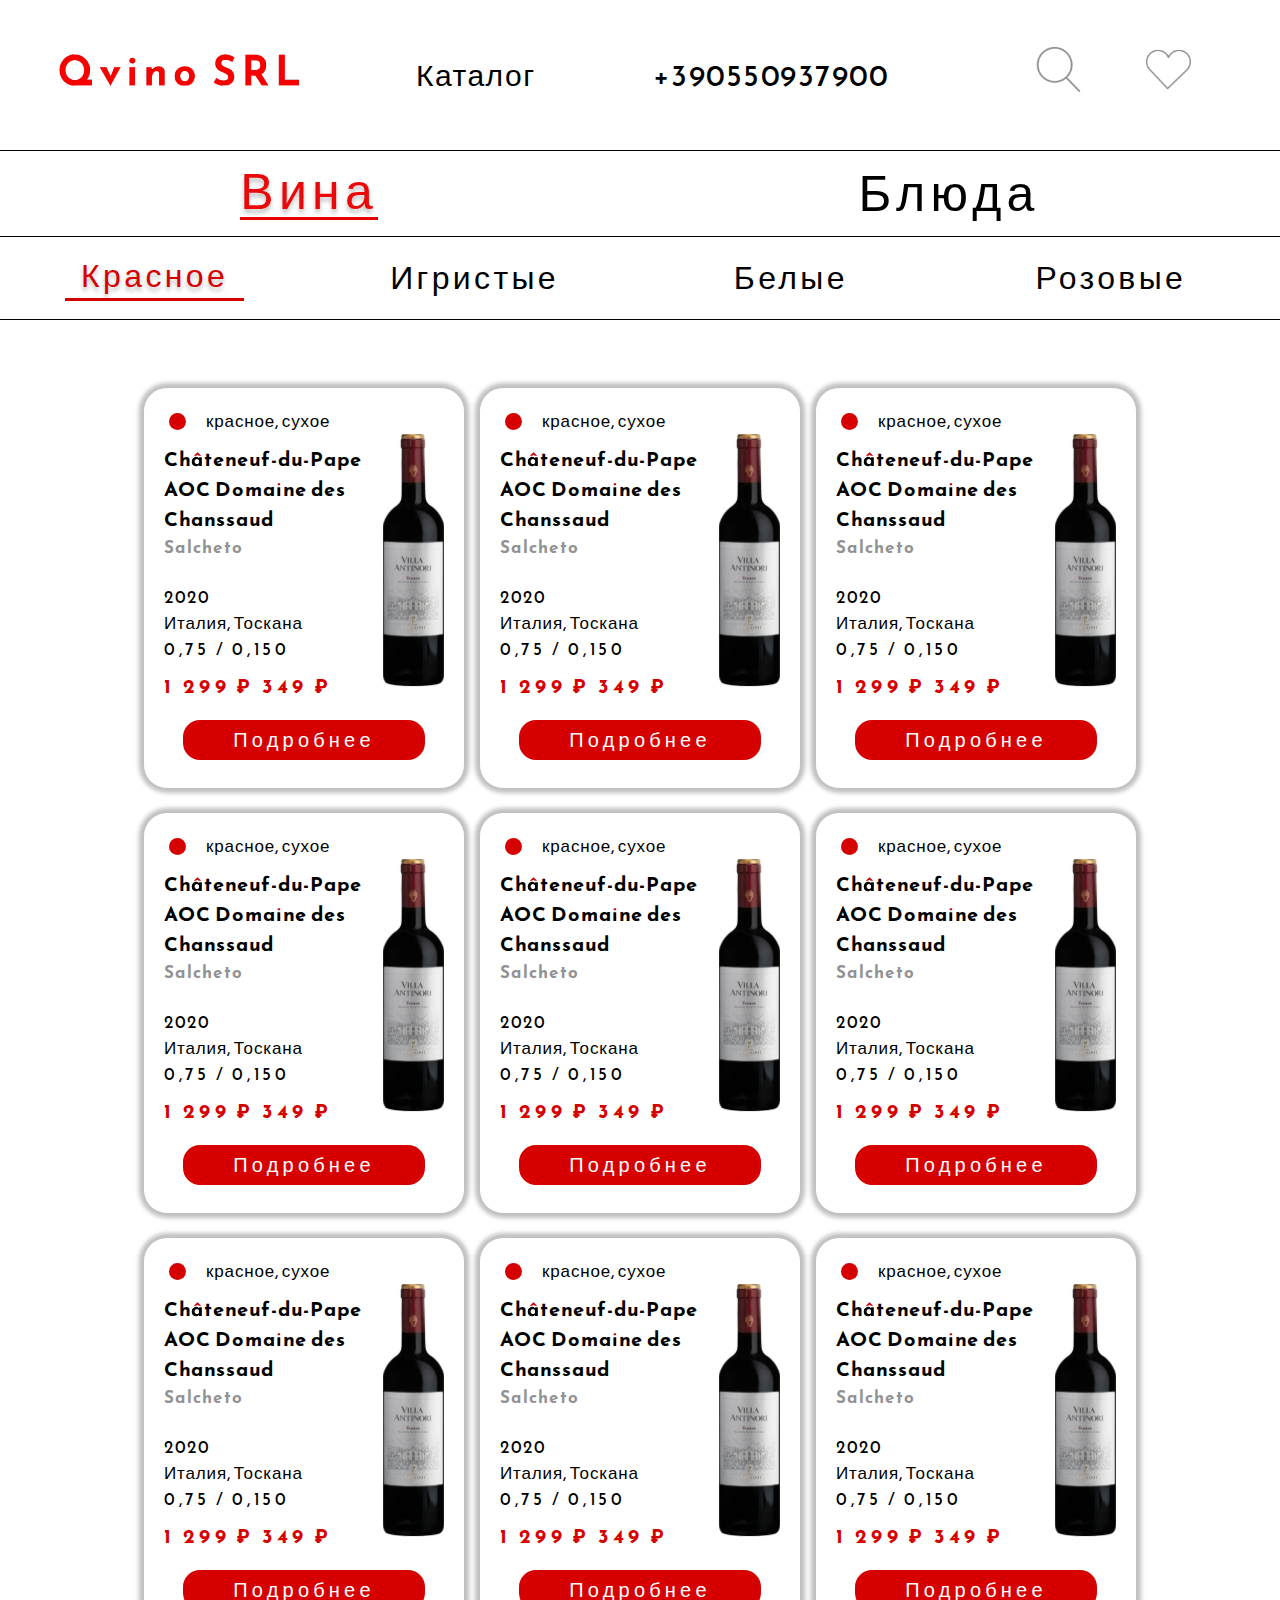
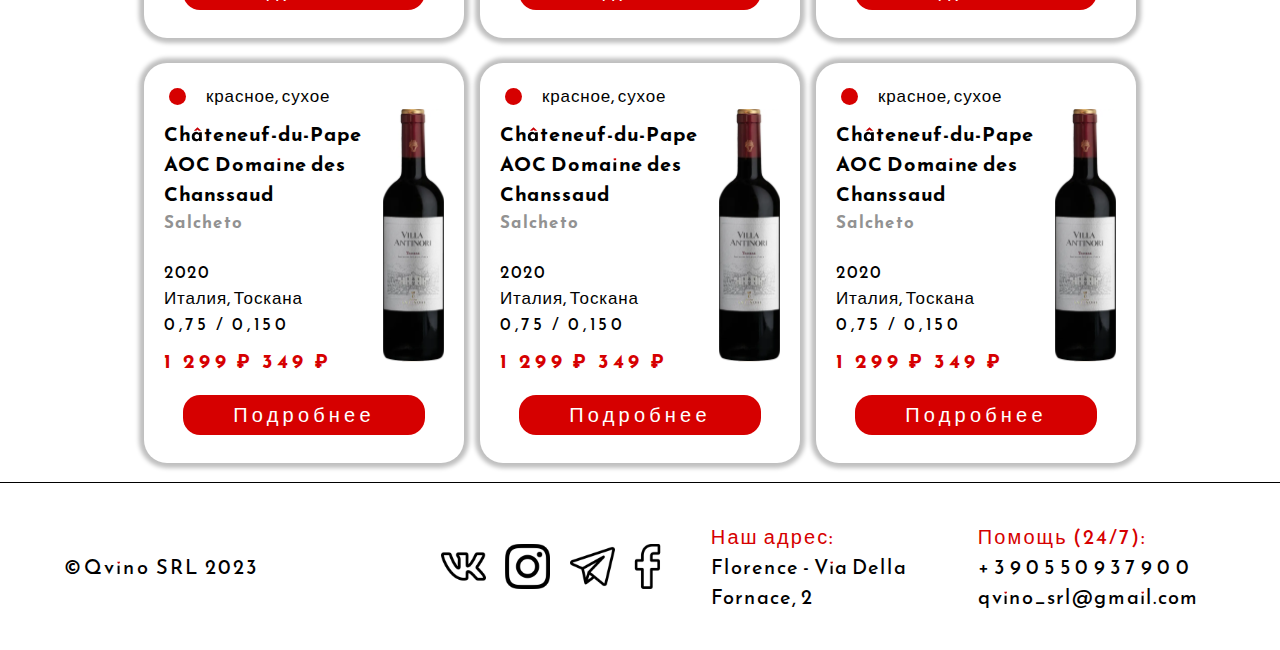
<file: Vinishko/katalog.html>
<!DOCTYPE html>
<html lang="en">

<head>
    <meta charset="UTF-8">
    <meta http-equiv="X-UA-Compatible" content="IE=edge">
    <meta name="viewport" content="width=device-width, initial-scale=1.0">
    <link rel="stylesheet" href="./css/katalog.css">
    <link rel="preconnect" href="https://fonts.googleapis.com">
    <link rel="preconnect" href="https://fonts.gstatic.com" crossorigin>
    <link href="https://fonts.googleapis.com/css2?family=Reem+Kufi+Fun:wght@400;500;600;700&display=swap"
        rel="stylesheet">
        <script src="./js/modal.js" defer></script>

    <title>Qvino SRL</title>

</head>

<body>
    <div class="modal modal2">
        <div class="modal__main">
          <div class="okoshko-modul">
            <div class="pikcha-modul">
                <img src="./img/info1.jpg" alt="">
            </div>
            <div class="text-modul">
                <span>Филе куриное запечённое с овощами</span>
                <span>325гр/550ккал на 100гр</span>
                <span>Куриное филе, запеченное с овощами, это вкусное блюдо, которое прекрасно подойдет как для обеда, так и для ужина. </span>
            </div>

          </div>
        </div>
      </div>

      <div class="modal modal3">
        <div class="modal__main">
          <div class="okoshko-modul">
            <div class="pikcha-modul">
                <img src="./img/info2.jpg" alt="">
            </div>
            <div class="text-modul">
                <span>Филе куриное запечённое с овощами</span>
                <span>325гр/550ккал на 100гр</span>
                <span>Куриное филе, запеченное с овощами, это вкусное блюдо, которое прекрасно подойдет как для обеда, так и для ужина. </span>
            </div>

          </div>
        </div>
      </div>

      <div class="modal modal4">
        <div class="modal__main">
          <div class="okoshko-modul">
            <div class="pikcha-modul">
                <img src="./img/info3.jpg" alt="">
            </div>
            <div class="text-modul">
                <span>Филе куриное запечённое с овощами</span>
                <span>325гр/550ккал на 100гр</span>
                <span>Куриное филе, запеченное с овощами, это вкусное блюдо, которое прекрасно подойдет как для обеда, так и для ужина. </span>
            </div>

          </div>
        </div>
      </div>

      <div class="modal modal5">
        <div class="modal__main">
          <div class="okoshko-modul">
            <div class="pikcha-modul">
                <img src="./img/info4.jpg" alt="">
            </div>
            <div class="text-modul">
                <span>Филе куриное запечённое с овощами</span>
                <span>325гр/550ккал на 100гр</span>
                <span>Куриное филе, запеченное с овощами, это вкусное блюдо, которое прекрасно подойдет как для обеда, так и для ужина. </span>
            </div>

          </div>
        </div>
      </div>
    <header>
        <div class="container">
            <a href="./index.html"><img src="./img/logo.png" class="logo"></a>

            <a href="./katalog.html" class="header-item"> Каталог</a>
            <span> <a href="tel:+390550937900">+390550937900</a></span>
            <div class="btns header-item">
                <img src="img/poisk.svg" class="header-btn header-item">
                <img src="img/serdce.svg" class="header-btn header-item">
            </div>
        </div>
    </header>


    <main>
        <div class="main-container">
            <ul class="row">
                <li data-tab="tab-1" tabindex="0" class="title">Вина</li>
                <li data-tab="tab-2" tabindex="0" class="title">Блюда</li>
            </ul>
            <div class="blockk">
                <div id="tab-1" class="content">
                    <div class="main-container">

                        <div class="tab">
                            <div class="levo">
                                <button class="tablinks" onclick="openCity(event, 'Red')"
                                    id="defaultOpen">Красное</button>
                                <button class="tablinks" onclick="openCity(event, 'Irish')">Игристые</button>
                            </div>
                            <div class="pravo">
                                <button class="tablinks" onclick="openCity(event, 'White')">Белые</button>
                                <button class="tablinks" onclick="openCity(event, 'Rose')">Розовые</button>
                            </div>
                        </div>

                        <div id="Red" class="tabcontent">


                            <div class="block-of-blocks">


                                <div class="block" id="razok">
                                    <div class="verh">
                                        <img src="./img/sharik.svg" alt="">
                                        <span>красное, сухое</span>
                                    </div>
                                    <div class="vnutri">
                                        <div class="text">
                                            <span>
                                                Châteneuf-du-Pape AOC Domaine des Chanssaud
                                            </span>
                                            <span>
                                                Salcheto
                                            </span>
                                            <span>
                                                2020
                                            </span>
                                            <span>
                                                Италия, Тоскана
                                            </span>
                                            <span>
                                                0,75 / 0,150
                                            </span>
                                            <span>
                                                1 299 ₽ 349 ₽
                                            </span>
                                        </div>
                                        <img src="./img/vinishko.svg" alt="#">

                                    </div>
                                    <div id="otstup">
                                          <form action="././product.html">
                                                    <button type="submit" class="knopochka">Подробнее</button>
                                                  </form>
                                    </div>
                                </div>


                                <div class="block">
                                    <div class="verh">
                                        <img src="./img/sharik.svg" alt="">
                                        <span>красное, сухое</span>
                                    </div>
                                    <div class="vnutri">
                                        <div class="text">
                                            <span>
                                                Châteneuf-du-Pape AOC Domaine des Chanssaud
                                            </span>
                                            <span>
                                                Salcheto
                                            </span>
                                            <span>
                                                2020
                                            </span>
                                            <span>
                                                Италия, Тоскана
                                            </span>
                                            <span>
                                                0,75 / 0,150
                                            </span>
                                            <span>
                                                1 299 ₽ 349 ₽
                                            </span>
                                        </div>
                                        <img src="./img/vinishko.svg" alt="#">
                                    </div>
                                    <div id="otstup">
                                          <form action="./product.html">
                                                    <button type="submit" class="knopochka">Подробнее</button>
                                                  </form>
                                    </div>
                                </div>
                                <div class="block">
                                    <div class="verh">
                                        <img src="./img/sharik.svg" alt="">
                                        <span>красное, сухое</span>
                                    </div>
                                    <div class="vnutri">
                                        <div class="text">
                                            <span>
                                                Châteneuf-du-Pape AOC Domaine des Chanssaud
                                            </span>
                                            <span>
                                                Salcheto
                                            </span>
                                            <span>
                                                2020
                                            </span>
                                            <span>
                                                Италия, Тоскана
                                            </span>
                                            <span>
                                                0,75 / 0,150
                                            </span>
                                            <span>
                                                1 299 ₽ 349 ₽
                                            </span>
                                        </div>
                                        <img src="./img/vinishko.svg" alt="#">
                                    </div>
                                    <div id="otstup">
                                          <form action="./product.html">
                                                    <button type="submit" class="knopochka">Подробнее</button>
                                                  </form>
                                    </div>
                                </div>

                                <div class="block" id="second">
                                    <div class="verh">
                                        <img src="./img/sharik.svg" alt="">
                                        <span>красное, сухое</span>
                                    </div>
                                    <div class="vnutri">
                                        <div class="text">
                                            <span>
                                                Châteneuf-du-Pape AOC Domaine des Chanssaud
                                            </span>
                                            <span>
                                                Salcheto
                                            </span>
                                            <span>
                                                2020
                                            </span>
                                            <span>
                                                Италия, Тоскана
                                            </span>
                                            <span>
                                                0,75 / 0,150
                                            </span>
                                            <span>
                                                1 299 ₽ 349 ₽
                                            </span>
                                        </div>
                                        <img src="./img/vinishko.svg" alt="#">
                                    </div>
                                    <div id="otstup">
                                          <form action="./product.html">
                                                    <button type="submit" class="knopochka">Подробнее</button>
                                                  </form>
                                    </div>
                                </div>







                                <div class="block" id="razok">
                                    <div class="verh">
                                        <img src="./img/sharik.svg" alt="">
                                        <span>красное, сухое</span>
                                    </div>
                                    <div class="vnutri">
                                        <div class="text">
                                            <span>
                                                Châteneuf-du-Pape AOC Domaine des Chanssaud
                                            </span>
                                            <span>
                                                Salcheto
                                            </span>
                                            <span>
                                                2020
                                            </span>
                                            <span>
                                                Италия, Тоскана
                                            </span>
                                            <span>
                                                0,75 / 0,150
                                            </span>
                                            <span>
                                                1 299 ₽ 349 ₽
                                            </span>
                                        </div>
                                        <img src="./img/vinishko.svg" alt="#">
                                    </div>
                                    <div id="otstup">
                                          <form action="./product.html">
                                                    <button type="submit" class="knopochka">Подробнее</button>
                                                  </form>
                                    </div>
                                </div>

                                <div class="block">
                                    <div class="verh">
                                        <img src="./img/sharik.svg" alt="">
                                        <span>красное, сухое</span>
                                    </div>
                                    <div class="vnutri">
                                        <div class="text">
                                            <span>
                                                Châteneuf-du-Pape AOC Domaine des Chanssaud
                                            </span>
                                            <span>
                                                Salcheto
                                            </span>
                                            <span>
                                                2020
                                            </span>
                                            <span>
                                                Италия, Тоскана
                                            </span>
                                            <span>
                                                0,75 / 0,150
                                            </span>
                                            <span>
                                                1 299 ₽ 349 ₽
                                            </span>
                                        </div>
                                        <img src="./img/vinishko.svg" alt="#">
                                    </div>
                                    <div id="otstup">
                                          <form action="./product.html">
                                                    <button type="submit" class="knopochka">Подробнее</button>
                                                  </form>
                                    </div>
                                </div>

                                <div class="block">
                                    <div class="verh">
                                        <img src="./img/sharik.svg" alt="">
                                        <span>красное, сухое</span>
                                    </div>
                                    <div class="vnutri">
                                        <div class="text">
                                            <span>
                                                Châteneuf-du-Pape AOC Domaine des Chanssaud
                                            </span>
                                            <span>
                                                Salcheto
                                            </span>
                                            <span>
                                                2020
                                            </span>
                                            <span>
                                                Италия, Тоскана
                                            </span>
                                            <span>
                                                0,75 / 0,150
                                            </span>
                                            <span>
                                                1 299 ₽ 349 ₽
                                            </span>
                                        </div>
                                        <img src="./img/vinishko.svg" alt="#">
                                    </div>
                                    <div id="otstup">
                                          <form action="./product.html">
                                                    <button type="submit" class="knopochka">Подробнее</button>
                                                  </form>
                                    </div>
                                </div>

                                <div class="block" id="second">
                                    <div class="verh">
                                        <img src="./img/sharik.svg" alt="">
                                        <span>красное, сухое</span>
                                    </div>
                                    <div class="vnutri">
                                        <div class="text">
                                            <span>
                                                Châteneuf-du-Pape AOC Domaine des Chanssaud
                                            </span>
                                            <span>
                                                Salcheto
                                            </span>
                                            <span>
                                                2020
                                            </span>
                                            <span>
                                                Италия, Тоскана
                                            </span>
                                            <span>
                                                0,75 / 0,150
                                            </span>
                                            <span>
                                                1 299 ₽ 349 ₽
                                            </span>
                                        </div>
                                        <img src="./img/vinishko.svg" alt="#">
                                    </div>
                                    <div id="otstup">
                                          <form action="./product.html">
                                                    <button type="submit" class="knopochka">Подробнее</button>
                                                  </form>
                                    </div>
                                </div>







                                <div class="block" id="razok">
                                    <div class="verh">
                                        <img src="./img/sharik.svg" alt="">
                                        <span>красное, сухое</span>
                                    </div>
                                    <div class="vnutri">
                                        <div class="text">
                                            <span>
                                                Châteneuf-du-Pape AOC Domaine des Chanssaud
                                            </span>
                                            <span>
                                                Salcheto
                                            </span>
                                            <span>
                                                2020
                                            </span>
                                            <span>
                                                Италия, Тоскана
                                            </span>
                                            <span>
                                                0,75 / 0,150
                                            </span>
                                            <span>
                                                1 299 ₽ 349 ₽
                                            </span>
                                        </div>
                                        <img src="./img/vinishko.svg" alt="#">
                                    </div>
                                    <div id="otstup">
                                          <form action="./product.html">
                                                    <button type="submit" class="knopochka">Подробнее</button>
                                                  </form>
                                    </div>
                                </div>

                                <div class="block">
                                    <div class="verh">
                                        <img src="./img/sharik.svg" alt="">
                                        <span>красное, сухое</span>
                                    </div>
                                    <div class="vnutri">
                                        <div class="text">
                                            <span>
                                                Châteneuf-du-Pape AOC Domaine des Chanssaud
                                            </span>
                                            <span>
                                                Salcheto
                                            </span>
                                            <span>
                                                2020
                                            </span>
                                            <span>
                                                Италия, Тоскана
                                            </span>
                                            <span>
                                                0,75 / 0,150
                                            </span>
                                            <span>
                                                1 299 ₽ 349 ₽
                                            </span>
                                        </div>
                                        <img src="./img/vinishko.svg" alt="#">
                                    </div>
                                    <div id="otstup">
                                          <form action="./product.html">
                                                    <button type="submit" class="knopochka">Подробнее</button>
                                                  </form>
                                    </div>
                                </div>

                                <div class="block">
                                    <div class="verh">
                                        <img src="./img/sharik.svg" alt="">
                                        <span>красное, сухое</span>
                                    </div>
                                    <div class="vnutri">
                                        <div class="text">
                                            <span>
                                                Châteneuf-du-Pape AOC Domaine des Chanssaud
                                            </span>
                                            <span>
                                                Salcheto
                                            </span>
                                            <span>
                                                2020
                                            </span>
                                            <span>
                                                Италия, Тоскана
                                            </span>
                                            <span>
                                                0,75 / 0,150
                                            </span>
                                            <span>
                                                1 299 ₽ 349 ₽
                                            </span>
                                        </div>
                                        <img src="./img/vinishko.svg" alt="#">
                                    </div>
                                    <div id="otstup">
                                          <form action="./product.html">
                                                    <button type="submit" class="knopochka">Подробнее</button>
                                                  </form>
                                    </div>
                                </div>
                                <div class="block" id="second">
                                    <div class="verh">
                                        <img src="./img/sharik.svg" alt="">
                                        <span>красное, сухое</span>
                                    </div>
                                    <div class="vnutri">
                                        <div class="text">
                                            <span>
                                                Châteneuf-du-Pape AOC Domaine des Chanssaud
                                            </span>
                                            <span>
                                                Salcheto
                                            </span>
                                            <span>
                                                2020
                                            </span>
                                            <span>
                                                Италия, Тоскана
                                            </span>
                                            <span>
                                                0,75 / 0,150
                                            </span>
                                            <span>
                                                1 299 ₽ 349 ₽
                                            </span>
                                        </div>
                                        <img src="./img/vinishko.svg" alt="#">
                                    </div>
                                    <div id="otstup">
                                          <form action="./product.html">
                                                    <button type="submit" class="knopochka">Подробнее</button>
                                                  </form>
                                    </div>
                                </div>
                            </div>

                        </div>



                        <div id="Irish" class="tabcontent">


                            <div class="block-of-blocks">


                                <div class="block" id="razok">
                                    <div class="verh">
                                        <img src="./img/sharik.svg" alt="">
                                        <span>красное, сухое</span>
                                    </div>
                                    <div class="vnutri">
                                        <div class="text">
                                            <span>
                                                Châteneuf-du-Pape AOC Domaine des Chanssaud
                                            </span>
                                            <span>
                                                Salcheto
                                            </span>
                                            <span>
                                                2020
                                            </span>
                                            <span>
                                                Италия, Тоскана
                                            </span>
                                            <span>
                                                0,75 / 0,150
                                            </span>
                                            <span>
                                                1 299 ₽ 349 ₽
                                            </span>
                                        </div>
                                        <img src="./img/vinishko2.svg" alt="#">

                                    </div>
                                    <div id="otstup">
                                          <form action="./product.html">
                                                    <button type="submit" class="knopochka">Подробнее</button>
                                                  </form>
                                    </div>
                                </div>


                                <div class="block">
                                    <div class="verh">
                                        <img src="./img/sharik.svg" alt="">
                                        <span>красное, сухое</span>
                                    </div>
                                    <div class="vnutri">
                                        <div class="text">
                                            <span>
                                                Châteneuf-du-Pape AOC Domaine des Chanssaud
                                            </span>
                                            <span>
                                                Salcheto
                                            </span>
                                            <span>
                                                2020
                                            </span>
                                            <span>
                                                Италия, Тоскана
                                            </span>
                                            <span>
                                                0,75 / 0,150
                                            </span>
                                            <span>
                                                1 299 ₽ 349 ₽
                                            </span>
                                        </div>
                                        <img src="./img/vinishko2.svg" alt="#">
                                    </div>
                                    <div id="otstup">
                                          <form action="./product.html">
                                                    <button type="submit" class="knopochka">Подробнее</button>
                                                  </form>
                                    </div>
                                </div>
                                <div class="block">
                                    <div class="verh">
                                        <img src="./img/sharik.svg" alt="">
                                        <span>красное, сухое</span>
                                    </div>
                                    <div class="vnutri">
                                        <div class="text">
                                            <span>
                                                Châteneuf-du-Pape AOC Domaine des Chanssaud
                                            </span>
                                            <span>
                                                Salcheto
                                            </span>
                                            <span>
                                                2020
                                            </span>
                                            <span>
                                                Италия, Тоскана
                                            </span>
                                            <span>
                                                0,75 / 0,150
                                            </span>
                                            <span>
                                                1 299 ₽ 349 ₽
                                            </span>
                                        </div>
                                        <img src="./img/vinishko2.svg" alt="#">
                                    </div>
                                    <div id="otstup">
                                          <form action="./product.html">
                                                    <button type="submit" class="knopochka">Подробнее</button>
                                                  </form>
                                    </div>
                                </div>

                                <div class="block" id="second">
                                    <div class="verh">
                                        <img src="./img/sharik.svg" alt="">
                                        <span>красное, сухое</span>
                                    </div>
                                    <div class="vnutri">
                                        <div class="text">
                                            <span>
                                                Châteneuf-du-Pape AOC Domaine des Chanssaud
                                            </span>
                                            <span>
                                                Salcheto
                                            </span>
                                            <span>
                                                2020
                                            </span>
                                            <span>
                                                Италия, Тоскана
                                            </span>
                                            <span>
                                                0,75 / 0,150
                                            </span>
                                            <span>
                                                1 299 ₽ 349 ₽
                                            </span>
                                        </div>
                                        <img src="./img/vinishko2.svg" alt="#">
                                    </div>
                                    <div id="otstup">
                                          <form action="./product.html">
                                                    <button type="submit" class="knopochka">Подробнее</button>
                                                  </form>
                                    </div>
                                </div>







                                <div class="block" id="razok">
                                    <div class="verh">
                                        <img src="./img/sharik.svg" alt="">
                                        <span>красное, сухое</span>
                                    </div>
                                    <div class="vnutri">
                                        <div class="text">
                                            <span>
                                                Châteneuf-du-Pape AOC Domaine des Chanssaud
                                            </span>
                                            <span>
                                                Salcheto
                                            </span>
                                            <span>
                                                2020
                                            </span>
                                            <span>
                                                Италия, Тоскана
                                            </span>
                                            <span>
                                                0,75 / 0,150
                                            </span>
                                            <span>
                                                1 299 ₽ 349 ₽
                                            </span>
                                        </div>
                                        <img src="./img/vinishko2.svg" alt="#">
                                    </div>
                                    <div id="otstup">
                                          <form action="./product.html">
                                                    <button type="submit" class="knopochka">Подробнее</button>
                                                  </form>
                                    </div>
                                </div>

                                <div class="block">
                                    <div class="verh">
                                        <img src="./img/sharik.svg" alt="">
                                        <span>красное, сухое</span>
                                    </div>
                                    <div class="vnutri">
                                        <div class="text">
                                            <span>
                                                Châteneuf-du-Pape AOC Domaine des Chanssaud
                                            </span>
                                            <span>
                                                Salcheto
                                            </span>
                                            <span>
                                                2020
                                            </span>
                                            <span>
                                                Италия, Тоскана
                                            </span>
                                            <span>
                                                0,75 / 0,150
                                            </span>
                                            <span>
                                                1 299 ₽ 349 ₽
                                            </span>
                                        </div>
                                        <img src="./img/vinishko2.svg" alt="#">
                                    </div>
                                    <div id="otstup">
                                          <form action="./product.html">
                                                    <button type="submit" class="knopochka">Подробнее</button>
                                                  </form>
                                    </div>
                                </div>

                                <div class="block">
                                    <div class="verh">
                                        <img src="./img/sharik.svg" alt="">
                                        <span>красное, сухое</span>
                                    </div>
                                    <div class="vnutri">
                                        <div class="text">
                                            <span>
                                                Châteneuf-du-Pape AOC Domaine des Chanssaud
                                            </span>
                                            <span>
                                                Salcheto
                                            </span>
                                            <span>
                                                2020
                                            </span>
                                            <span>
                                                Италия, Тоскана
                                            </span>
                                            <span>
                                                0,75 / 0,150
                                            </span>
                                            <span>
                                                1 299 ₽ 349 ₽
                                            </span>
                                        </div>
                                        <img src="./img/vinishko2.svg" alt="#">
                                    </div>
                                    <div id="otstup">
                                          <form action="./product.html">
                                                    <button type="submit" class="knopochka">Подробнее</button>
                                                  </form>
                                    </div>
                                </div>

                                <div class="block" id="second">
                                    <div class="verh">
                                        <img src="./img/sharik.svg" alt="">
                                        <span>красное, сухое</span>
                                    </div>
                                    <div class="vnutri">
                                        <div class="text">
                                            <span>
                                                Châteneuf-du-Pape AOC Domaine des Chanssaud
                                            </span>
                                            <span>
                                                Salcheto
                                            </span>
                                            <span>
                                                2020
                                            </span>
                                            <span>
                                                Италия, Тоскана
                                            </span>
                                            <span>
                                                0,75 / 0,150
                                            </span>
                                            <span>
                                                1 299 ₽ 349 ₽
                                            </span>
                                        </div>
                                        <img src="./img/vinishko2.svg" alt="#">
                                    </div>
                                    <div id="otstup">
                                          <form action="./product.html">
                                                    <button type="submit" class="knopochka">Подробнее</button>
                                                  </form>
                                    </div>
                                </div>








                                <div class="block" id="razok">
                                    <div class="verh">
                                        <img src="./img/sharik.svg" alt="">
                                        <span>красное, сухое</span>
                                    </div>
                                    <div class="vnutri">
                                        <div class="text">
                                            <span>
                                                Châteneuf-du-Pape AOC Domaine des Chanssaud
                                            </span>
                                            <span>
                                                Salcheto
                                            </span>
                                            <span>
                                                2020
                                            </span>
                                            <span>
                                                Италия, Тоскана
                                            </span>
                                            <span>
                                                0,75 / 0,150
                                            </span>
                                            <span>
                                                1 299 ₽ 349 ₽
                                            </span>
                                        </div>
                                        <img src="./img/vinishko2.svg" alt="#">
                                    </div>
                                    <div id="otstup">
                                          <form action="./product.html">
                                                    <button type="submit" class="knopochka">Подробнее</button>
                                                  </form>
                                    </div>
                                </div>

                                <div class="block">
                                    <div class="verh">
                                        <img src="./img/sharik.svg" alt="">
                                        <span>красное, сухое</span>
                                    </div>
                                    <div class="vnutri">
                                        <div class="text">
                                            <span>
                                                Châteneuf-du-Pape AOC Domaine des Chanssaud
                                            </span>
                                            <span>
                                                Salcheto
                                            </span>
                                            <span>
                                                2020
                                            </span>
                                            <span>
                                                Италия, Тоскана
                                            </span>
                                            <span>
                                                0,75 / 0,150
                                            </span>
                                            <span>
                                                1 299 ₽ 349 ₽
                                            </span>
                                        </div>
                                        <img src="./img/vinishko2.svg" alt="#">
                                    </div>
                                    <div id="otstup">
                                          <form action="./product.html">
                                                    <button type="submit" class="knopochka">Подробнее</button>
                                                  </form>
                                    </div>
                                </div>

                                <div class="block">
                                    <div class="verh">
                                        <img src="./img/sharik.svg" alt="">
                                        <span>красное, сухое</span>
                                    </div>
                                    <div class="vnutri">
                                        <div class="text">
                                            <span>
                                                Châteneuf-du-Pape AOC Domaine des Chanssaud
                                            </span>
                                            <span>
                                                Salcheto
                                            </span>
                                            <span>
                                                2020
                                            </span>
                                            <span>
                                                Италия, Тоскана
                                            </span>
                                            <span>
                                                0,75 / 0,150
                                            </span>
                                            <span>
                                                1 299 ₽ 349 ₽
                                            </span>
                                        </div>
                                        <img src="./img/vinishko2.svg" alt="#">
                                    </div>
                                    <div id="otstup">
                                          <form action="./product.html">
                                                    <button type="submit" class="knopochka">Подробнее</button>
                                                  </form>
                                    </div>
                                </div>
                                <div class="block" id="second">
                                    <div class="verh">
                                        <img src="./img/sharik.svg" alt="">
                                        <span>красное, сухое</span>
                                    </div>
                                    <div class="vnutri">
                                        <div class="text">
                                            <span>
                                                Châteneuf-du-Pape AOC Domaine des Chanssaud
                                            </span>
                                            <span>
                                                Salcheto
                                            </span>
                                            <span>
                                                2020
                                            </span>
                                            <span>
                                                Италия, Тоскана
                                            </span>
                                            <span>
                                                0,75 / 0,150
                                            </span>
                                            <span>
                                                1 299 ₽ 349 ₽
                                            </span>
                                        </div>
                                        <img src="./img/vinishko2.svg" alt="#">
                                    </div>
                                    <div id="otstup">
                                          <form action="./product.html">
                                                    <button type="submit" class="knopochka">Подробнее</button>
                                                  </form>
                                    </div>
                                </div>

                            </div>
                        </div>
                    </div>

                    <div id="White" class="tabcontent">




                        <div class="block-of-blocks">

                            <div class="block" id="razok">
                                <div class="verh">
                                    <img src="./img/sharik.svg" alt="">
                                    <span>красное, сухое</span>
                                </div>
                                <div class="vnutri">
                                    <div class="text">
                                        <span>
                                            Châteneuf-du-Pape AOC Domaine des Chanssaud
                                        </span>
                                        <span>
                                            Salcheto
                                        </span>
                                        <span>
                                            2020
                                        </span>
                                        <span>
                                            Италия, Тоскана
                                        </span>
                                        <span>
                                            0,75 / 0,150
                                        </span>
                                        <span>
                                            1 299 ₽ 349 ₽
                                        </span>
                                    </div>
                                    <img src="./img/vinishko3.svg" alt="#">

                                </div>
                                <div id="otstup">
                                      <form action="./product.html">
                                                    <button type="submit" class="knopochka">Подробнее</button>
                                                  </form>
                                </div>
                            </div>


                            <div class="block">
                                <div class="verh">
                                    <img src="./img/sharik.svg" alt="">
                                    <span>красное, сухое</span>
                                </div>
                                <div class="vnutri">
                                    <div class="text">
                                        <span>
                                            Châteneuf-du-Pape AOC Domaine des Chanssaud
                                        </span>
                                        <span>
                                            Salcheto
                                        </span>
                                        <span>
                                            2020
                                        </span>
                                        <span>
                                            Италия, Тоскана
                                        </span>
                                        <span>
                                            0,75 / 0,150
                                        </span>
                                        <span>
                                            1 299 ₽ 349 ₽
                                        </span>
                                    </div>
                                    <img src="./img/vinishko3.svg" alt="#">
                                </div>
                                <div id="otstup">
                                      <form action="./product.html">
                                                    <button type="submit" class="knopochka">Подробнее</button>
                                                  </form>
                                </div>
                            </div>
                            <div class="block">
                                <div class="verh">
                                    <img src="./img/sharik.svg" alt="">
                                    <span>красное, сухое</span>
                                </div>
                                <div class="vnutri">
                                    <div class="text">
                                        <span>
                                            Châteneuf-du-Pape AOC Domaine des Chanssaud
                                        </span>
                                        <span>
                                            Salcheto
                                        </span>
                                        <span>
                                            2020
                                        </span>
                                        <span>
                                            Италия, Тоскана
                                        </span>
                                        <span>
                                            0,75 / 0,150
                                        </span>
                                        <span>
                                            1 299 ₽ 349 ₽
                                        </span>
                                    </div>
                                    <img src="./img/vinishko3.svg" alt="#">
                                </div>
                                <div id="otstup">
                                      <form action="./product.html">
                                                    <button type="submit" class="knopochka">Подробнее</button>
                                                  </form>
                                </div>
                            </div>

                            <div class="block" id="second">
                                <div class="verh">
                                    <img src="./img/sharik.svg" alt="">
                                    <span>красное, сухое</span>
                                </div>
                                <div class="vnutri">
                                    <div class="text">
                                        <span>
                                            Châteneuf-du-Pape AOC Domaine des Chanssaud
                                        </span>
                                        <span>
                                            Salcheto
                                        </span>
                                        <span>
                                            2020
                                        </span>
                                        <span>
                                            Италия, Тоскана
                                        </span>
                                        <span>
                                            0,75 / 0,150
                                        </span>
                                        <span>
                                            1 299 ₽ 349 ₽
                                        </span>
                                    </div>
                                    <img src="./img/vinishko3.svg" alt="#">
                                </div>
                                <div id="otstup">
                                      <form action="./product.html">
                                                    <button type="submit" class="knopochka">Подробнее</button>
                                                  </form>
                                </div>
                            </div>







                            <div class="block" id="razok">
                                <div class="verh">
                                    <img src="./img/sharik.svg" alt="">
                                    <span>красное, сухое</span>
                                </div>
                                <div class="vnutri">
                                    <div class="text">
                                        <span>
                                            Châteneuf-du-Pape AOC Domaine des Chanssaud
                                        </span>
                                        <span>
                                            Salcheto
                                        </span>
                                        <span>
                                            2020
                                        </span>
                                        <span>
                                            Италия, Тоскана
                                        </span>
                                        <span>
                                            0,75 / 0,150
                                        </span>
                                        <span>
                                            1 299 ₽ 349 ₽
                                        </span>
                                    </div>
                                    <img src="./img/vinishko3.svg" alt="#">
                                </div>
                                <div id="otstup">
                                      <form action="./product.html">
                                                    <button type="submit" class="knopochka">Подробнее</button>
                                                  </form>
                                </div>
                            </div>

                            <div class="block">
                                <div class="verh">
                                    <img src="./img/sharik.svg" alt="">
                                    <span>красное, сухое</span>
                                </div>
                                <div class="vnutri">
                                    <div class="text">
                                        <span>
                                            Châteneuf-du-Pape AOC Domaine des Chanssaud
                                        </span>
                                        <span>
                                            Salcheto
                                        </span>
                                        <span>
                                            2020
                                        </span>
                                        <span>
                                            Италия, Тоскана
                                        </span>
                                        <span>
                                            0,75 / 0,150
                                        </span>
                                        <span>
                                            1 299 ₽ 349 ₽
                                        </span>
                                    </div>
                                    <img src="./img/vinishko3.svg" alt="#">
                                </div>
                                <div id="otstup">
                                      <form action="./product.html">
                                                    <button type="submit" class="knopochka">Подробнее</button>
                                                  </form>
                                </div>
                            </div>

                            <div class="block">
                                <div class="verh">
                                    <img src="./img/sharik.svg" alt="">
                                    <span>красное, сухое</span>
                                </div>
                                <div class="vnutri">
                                    <div class="text">
                                        <span>
                                            Châteneuf-du-Pape AOC Domaine des Chanssaud
                                        </span>
                                        <span>
                                            Salcheto
                                        </span>
                                        <span>
                                            2020
                                        </span>
                                        <span>
                                            Италия, Тоскана
                                        </span>
                                        <span>
                                            0,75 / 0,150
                                        </span>
                                        <span>
                                            1 299 ₽ 349 ₽
                                        </span>
                                    </div>
                                    <img src="./img/vinishko3.svg" alt="#">
                                </div>
                                <div id="otstup">
                                      <form action="./product.html">
                                                    <button type="submit" class="knopochka">Подробнее</button>
                                                  </form>
                                </div>
                            </div>

                            <div class="block" id="second">
                                <div class="verh">
                                    <img src="./img/sharik.svg" alt="">
                                    <span>красное, сухое</span>
                                </div>
                                <div class="vnutri">
                                    <div class="text">
                                        <span>
                                            Châteneuf-du-Pape AOC Domaine des Chanssaud
                                        </span>
                                        <span>
                                            Salcheto
                                        </span>
                                        <span>
                                            2020
                                        </span>
                                        <span>
                                            Италия, Тоскана
                                        </span>
                                        <span>
                                            0,75 / 0,150
                                        </span>
                                        <span>
                                            1 299 ₽ 349 ₽
                                        </span>
                                    </div>
                                    <img src="./img/vinishko3.svg" alt="#">
                                </div>
                                <div id="otstup">
                                      <form action="./product.html">
                                                    <button type="submit" class="knopochka">Подробнее</button>
                                                  </form>
                                </div>
                            </div>







                            <div class="block" id="razok">
                                <div class="verh">
                                    <img src="./img/sharik.svg" alt="">
                                    <span>красное, сухое</span>
                                </div>
                                <div class="vnutri">
                                    <div class="text">
                                        <span>
                                            Châteneuf-du-Pape AOC Domaine des Chanssaud
                                        </span>
                                        <span>
                                            Salcheto
                                        </span>
                                        <span>
                                            2020
                                        </span>
                                        <span>
                                            Италия, Тоскана
                                        </span>
                                        <span>
                                            0,75 / 0,150
                                        </span>
                                        <span>
                                            1 299 ₽ 349 ₽
                                        </span>
                                    </div>
                                    <img src="./img/vinishko3.svg" alt="#">
                                </div>
                                <div id="otstup">
                                      <form action="./product.html">
                                                    <button type="submit" class="knopochka">Подробнее</button>
                                                  </form>
                                </div>
                            </div>

                            <div class="block">
                                <div class="verh">
                                    <img src="./img/sharik.svg" alt="">
                                    <span>красное, сухое</span>
                                </div>
                                <div class="vnutri">
                                    <div class="text">
                                        <span>
                                            Châteneuf-du-Pape AOC Domaine des Chanssaud
                                        </span>
                                        <span>
                                            Salcheto
                                        </span>
                                        <span>
                                            2020
                                        </span>
                                        <span>
                                            Италия, Тоскана
                                        </span>
                                        <span>
                                            0,75 / 0,150
                                        </span>
                                        <span>
                                            1 299 ₽ 349 ₽
                                        </span>
                                    </div>
                                    <img src="./img/vinishko3.svg" alt="#">
                                </div>
                                <div id="otstup">
                                      <form action="./product.html">
                                                    <button type="submit" class="knopochka">Подробнее</button>
                                                  </form>
                                </div>
                            </div>

                            <div class="block">
                                <div class="verh">
                                    <img src="./img/sharik.svg" alt="">
                                    <span>красное, сухое</span>
                                </div>
                                <div class="vnutri">
                                    <div class="text">
                                        <span>
                                            Châteneuf-du-Pape AOC Domaine des Chanssaud
                                        </span>
                                        <span>
                                            Salcheto
                                        </span>
                                        <span>
                                            2020
                                        </span>
                                        <span>
                                            Италия, Тоскана
                                        </span>
                                        <span>
                                            0,75 / 0,150
                                        </span>
                                        <span>
                                            1 299 ₽ 349 ₽
                                        </span>
                                    </div>
                                    <img src="./img/vinishko3.svg" alt="#">
                                </div>
                                <div id="otstup">
                                      <form action="./product.html">
                                                    <button type="submit" class="knopochka">Подробнее</button>
                                                  </form>
                                </div>
                            </div>
                            <div class="block" id="second">
                                <div class="verh">
                                    <img src="./img/sharik.svg" alt="">
                                    <span>красное, сухое</span>
                                </div>
                                <div class="vnutri">
                                    <div class="text">
                                        <span>
                                            Châteneuf-du-Pape AOC Domaine des Chanssaud
                                        </span>
                                        <span>
                                            Salcheto
                                        </span>
                                        <span>
                                            2020
                                        </span>
                                        <span>
                                            Италия, Тоскана
                                        </span>
                                        <span>
                                            0,75 / 0,150
                                        </span>
                                        <span>
                                            1 299 ₽ 349 ₽
                                        </span>
                                    </div>
                                    <img src="./img/vinishko3.svg" alt="#">
                                </div>
                                <div id="otstup">
                                      <form action="./product.html">
                                                    <button type="submit" class="knopochka">Подробнее</button>
                                                  </form>
                                </div>
                            </div>


                        </div>

                    </div>
                    <div id="Rose" class="tabcontent">

                        <div class="block-of-blocks">





                            <div class="block" id="razok">
                                <div class="verh">
                                    <img src="./img/sharik.svg" alt="">
                                    <span>красное, сухое</span>
                                </div>
                                <div class="vnutri">
                                    <div class="text">
                                        <span>
                                            Châteneuf-du-Pape AOC Domaine des Chanssaud
                                        </span>
                                        <span>
                                            Salcheto
                                        </span>
                                        <span>
                                            2020
                                        </span>
                                        <span>
                                            Италия, Тоскана
                                        </span>
                                        <span>
                                            0,75 / 0,150
                                        </span>
                                        <span>
                                            1 299 ₽ 349 ₽
                                        </span>
                                    </div>
                                    <img src="./img/vinishko4.svg" alt="#">

                                </div>
                                <div id="otstup">
                                      <form action="./product.html">
                                                    <button type="submit" class="knopochka">Подробнее</button>
                                                  </form>
                                </div>
                            </div>


                            <div class="block">
                                <div class="verh">
                                    <img src="./img/sharik.svg" alt="">
                                    <span>красное, сухое</span>
                                </div>
                                <div class="vnutri">
                                    <div class="text">
                                        <span>
                                            Châteneuf-du-Pape AOC Domaine des Chanssaud
                                        </span>
                                        <span>
                                            Salcheto
                                        </span>
                                        <span>
                                            2020
                                        </span>
                                        <span>
                                            Италия, Тоскана
                                        </span>
                                        <span>
                                            0,75 / 0,150
                                        </span>
                                        <span>
                                            1 299 ₽ 349 ₽
                                        </span>
                                    </div>
                                    <img src="./img/vinishko4.svg" alt="#">
                                </div>
                                <div id="otstup">
                                      <form action="./product.html">
                                                    <button type="submit" class="knopochka">Подробнее</button>
                                                  </form>
                                </div>
                            </div>
                            <div class="block">
                                <div class="verh">
                                    <img src="./img/sharik.svg" alt="">
                                    <span>красное, сухое</span>
                                </div>
                                <div class="vnutri">
                                    <div class="text">
                                        <span>
                                            Châteneuf-du-Pape AOC Domaine des Chanssaud
                                        </span>
                                        <span>
                                            Salcheto
                                        </span>
                                        <span>
                                            2020
                                        </span>
                                        <span>
                                            Италия, Тоскана
                                        </span>
                                        <span>
                                            0,75 / 0,150
                                        </span>
                                        <span>
                                            1 299 ₽ 349 ₽
                                        </span>
                                    </div>
                                    <img src="./img/vinishko4.svg" alt="#">
                                </div>
                                <div id="otstup">
                                      <form action="./product.html">
                                                    <button type="submit" class="knopochka">Подробнее</button>
                                                  </form>
                                </div>
                            </div>

                            <div class="block" id="second">
                                <div class="verh">
                                    <img src="./img/sharik.svg" alt="">
                                    <span>красное, сухое</span>
                                </div>
                                <div class="vnutri">
                                    <div class="text">
                                        <span>
                                            Châteneuf-du-Pape AOC Domaine des Chanssaud
                                        </span>
                                        <span>
                                            Salcheto
                                        </span>
                                        <span>
                                            2020
                                        </span>
                                        <span>
                                            Италия, Тоскана
                                        </span>
                                        <span>
                                            0,75 / 0,150
                                        </span>
                                        <span>
                                            1 299 ₽ 349 ₽
                                        </span>
                                    </div>
                                    <img src="./img/vinishko4.svg" alt="#">
                                </div>
                                <div id="otstup">
                                      <form action="./product.html">
                                                    <button type="submit" class="knopochka">Подробнее</button>
                                                  </form>
                                </div>
                            </div>







                            <div class="block" id="razok">
                                <div class="verh">
                                    <img src="./img/sharik.svg" alt="">
                                    <span>красное, сухое</span>
                                </div>
                                <div class="vnutri">
                                    <div class="text">
                                        <span>
                                            Châteneuf-du-Pape AOC Domaine des Chanssaud
                                        </span>
                                        <span>
                                            Salcheto
                                        </span>
                                        <span>
                                            2020
                                        </span>
                                        <span>
                                            Италия, Тоскана
                                        </span>
                                        <span>
                                            0,75 / 0,150
                                        </span>
                                        <span>
                                            1 299 ₽ 349 ₽
                                        </span>
                                    </div>
                                    <img src="./img/vinishko4.svg" alt="#">
                                </div>
                                <div id="otstup">
                                      <form action="./product.html">
                                                    <button type="submit" class="knopochka">Подробнее</button>
                                                  </form>
                                </div>
                            </div>

                            <div class="block">
                                <div class="verh">
                                    <img src="./img/sharik.svg" alt="">
                                    <span>красное, сухое</span>
                                </div>
                                <div class="vnutri">
                                    <div class="text">
                                        <span>
                                            Châteneuf-du-Pape AOC Domaine des Chanssaud
                                        </span>
                                        <span>
                                            Salcheto
                                        </span>
                                        <span>
                                            2020
                                        </span>
                                        <span>
                                            Италия, Тоскана
                                        </span>
                                        <span>
                                            0,75 / 0,150
                                        </span>
                                        <span>
                                            1 299 ₽ 349 ₽
                                        </span>
                                    </div>
                                    <img src="./img/vinishko4.svg" alt="#">
                                </div>
                                <div id="otstup">
                                      <form action="./product.html">
                                                    <button type="submit" class="knopochka">Подробнее</button>
                                                  </form>
                                </div>
                            </div>

                            <div class="block">
                                <div class="verh">
                                    <img src="./img/sharik.svg" alt="">
                                    <span>красное, сухое</span>
                                </div>
                                <div class="vnutri">
                                    <div class="text">
                                        <span>
                                            Châteneuf-du-Pape AOC Domaine des Chanssaud
                                        </span>
                                        <span>
                                            Salcheto
                                        </span>
                                        <span>
                                            2020
                                        </span>
                                        <span>
                                            Италия, Тоскана
                                        </span>
                                        <span>
                                            0,75 / 0,150
                                        </span>
                                        <span>
                                            1 299 ₽ 349 ₽
                                        </span>
                                    </div>
                                    <img src="./img/vinishko4.svg" alt="#">
                                </div>
                                <div id="otstup">
                                      <form action="./product.html">
                                                    <button type="submit" class="knopochka">Подробнее</button>
                                                  </form>
                                </div>
                            </div>

                            <div class="block" id="second">
                                <div class="verh">
                                    <img src="./img/sharik.svg" alt="">
                                    <span>красное, сухое</span>
                                </div>
                                <div class="vnutri">
                                    <div class="text">
                                        <span>
                                            Châteneuf-du-Pape AOC Domaine des Chanssaud
                                        </span>
                                        <span>
                                            Salcheto
                                        </span>
                                        <span>
                                            2020
                                        </span>
                                        <span>
                                            Италия, Тоскана
                                        </span>
                                        <span>
                                            0,75 / 0,150
                                        </span>
                                        <span>
                                            1 299 ₽ 349 ₽
                                        </span>
                                    </div>
                                    <img src="./img/vinishko4.svg" alt="#">
                                </div>
                                <div id="otstup">
                                      <form action="./product.html">
                                                    <button type="submit" class="knopochka">Подробнее</button>
                                                  </form>
                                </div>
                            </div>







                            <div class="block" id="razok">
                                <div class="verh">
                                    <img src="./img/sharik.svg" alt="">
                                    <span>красное, сухое</span>
                                </div>
                                <div class="vnutri">
                                    <div class="text">
                                        <span>
                                            Châteneuf-du-Pape AOC Domaine des Chanssaud
                                        </span>
                                        <span>
                                            Salcheto
                                        </span>
                                        <span>
                                            2020
                                        </span>
                                        <span>
                                            Италия, Тоскана
                                        </span>
                                        <span>
                                            0,75 / 0,150
                                        </span>
                                        <span>
                                            1 299 ₽ 349 ₽
                                        </span>
                                    </div>
                                    <img src="./img/vinishko4.svg" alt="#">
                                </div>
                                <div id="otstup">
                                      <form action="./product.html">
                                                    <button type="submit" class="knopochka">Подробнее</button>
                                                  </form>
                                </div>
                            </div>

                            <div class="block">
                                <div class="verh">
                                    <img src="./img/sharik.svg" alt="">
                                    <span>красное, сухое</span>
                                </div>
                                <div class="vnutri">
                                    <div class="text">
                                        <span>
                                            Châteneuf-du-Pape AOC Domaine des Chanssaud
                                        </span>
                                        <span>
                                            Salcheto
                                        </span>
                                        <span>
                                            2020
                                        </span>
                                        <span>
                                            Италия, Тоскана
                                        </span>
                                        <span>
                                            0,75 / 0,150
                                        </span>
                                        <span>
                                            1 299 ₽ 349 ₽
                                        </span>
                                    </div>
                                    <img src="./img/vinishko4.svg" alt="#">
                                </div>
                                <div id="otstup">
                                      <form action="./product.html">
                                                    <button type="submit" class="knopochka">Подробнее</button>
                                                  </form>
                                </div>
                            </div>

                            <div class="block">
                                <div class="verh">
                                    <img src="./img/sharik.svg" alt="">
                                    <span>красное, сухое</span>
                                </div>
                                <div class="vnutri">
                                    <div class="text">
                                        <span>
                                            Châteneuf-du-Pape AOC Domaine des Chanssaud
                                        </span>
                                        <span>
                                            Salcheto
                                        </span>
                                        <span>
                                            2020
                                        </span>
                                        <span>
                                            Италия, Тоскана
                                        </span>
                                        <span>
                                            0,75 / 0,150
                                        </span>
                                        <span>
                                            1 299 ₽ 349 ₽
                                        </span>
                                    </div>
                                    <img src="./img/vinishko4.svg" alt="#">
                                </div>
                                <div id="otstup">
                                      <form action="./product.html">
                                                    <button type="submit" class="knopochka">Подробнее</button>
                                                  </form>
                                </div>
                            </div>
                            <div class="block" id="second">
                                <div class="verh">
                                    <img src="./img/sharik.svg" alt="">
                                    <span>красное, сухое</span>
                                </div>
                                <div class="vnutri">
                                    <div class="text">
                                        <span>
                                            Châteneuf-du-Pape AOC Domaine des Chanssaud
                                        </span>
                                        <span>
                                            Salcheto
                                        </span>
                                        <span>
                                            2020
                                        </span>
                                        <span>
                                            Италия, Тоскана
                                        </span>
                                        <span>
                                            0,75 / 0,150
                                        </span>
                                        <span>
                                            1 299 ₽ 349 ₽
                                        </span>
                                    </div>
                                    <img src="./img/vinishko4.svg" alt="#">
                                </div>
                                <div id="otstup">
                                      <form action="./product.html">
                                                    <button type="submit" class="knopochka">Подробнее</button>
                                                  </form>
                                </div>
                            </div>

                        </div>
                    </div>


                </div>
            </div>
        </div>
        <div id="tab-2" class="content">
            <div class="main-container">
                <div class="tab">
                    <button class="tablinks-bluda" onclick="openKit(event, 'Meat')" id="defaultOpens">Мясо</button>
                    <button class="tablinks-bluda" onclick="openKit(event, 'Chicken')">Птица</button>
                    <button class="tablinks-bluda" onclick="openKit(event, 'Fish')">Рыба</button>
                    <button class="tablinks-bluda" onclick="openKit(event, 'SeaFish')">Морепродукты</button>

                </div>

                <div id="Meat" class="tabcontent-bluda">
                    <div class="block-of-blocks-bluda">


                        <div class="block-bluda">
                            <div class="verh-bluda">
                                <span>Филе куриное запечённое с овощами</span>
                                <img class="section__button section__button2" src="./img/info.svg" alt="">
                                
                            </div>
                            <div class="edaa"> <img src="./img/info1.jpg" alt="eda"></div>
                            <div class="vnutri-bluda">
                                Цена за порцию: 299₽
                            </div>
                        </div>
                        <div class="block-bluda" >
                            <div class="verh-bluda">
                                <span>Филе куриное запечённое с овощами</span>
                                <img class="section__button section__button2" src="./img/info.svg" alt="">
                                
                            </div>
                            <div class="edaa"> <img src="./img/info1.jpg" alt="eda"></div>
                            <div class="vnutri-bluda">
                                Цена за порцию: 299₽
                            </div>
                        </div>

                        <div class="block-bluda" >
                            <div class="verh-bluda">
                                <span>Филе куриное запечённое с овощами</span>
                                <img class="section__button section__button2" src="./img/info.svg" alt="">
                                
                            </div>
                            <div class="edaa"> <img src="./img/info1.jpg" alt="eda"></div>
                            <div class="vnutri-bluda">
                                Цена за порцию: 299₽
                            </div>
                        </div>
                        <div class="block-bluda" >
                            <div class="verh-bluda">
                                <span>Филе куриное запечённое с овощами</span>
                                <img class="section__button section__button2" src="./img/info.svg" alt="">
                                
                            </div>
                            <div class="edaa"> <img src="./img/info1.jpg" alt="eda"></div>
                            <div class="vnutri-bluda">
                                Цена за порцию: 299₽
                            </div>
                        </div>

                        <div class="block-bluda">
                            <div class="verh-bluda">
                                <span>Филе куриное запечённое с овощами</span>
                                <img class="section__button section__button2" src="./img/info.svg" alt="">
                                
                            </div>
                            <div class="edaa"> <img src="./img/info1.jpg" alt="eda"></div>
                            <div class="vnutri-bluda">
                                Цена за порцию: 299₽
                            </div>
                        </div>
                        <div class="block-bluda" >
                            <div class="verh-bluda">
                                <span>Филе куриное запечённое с овощами</span>
                                <img class="section__button section__button2" src="./img/info.svg" alt="">
                                
                            </div>
                            <div class="edaa"> <img src="./img/info1.jpg" alt="eda"></div>
                            <div class="vnutri-bluda">
                                Цена за порцию: 299₽
                            </div>
                        </div>

                        <div class="block-bluda" >
                            <div class="verh-bluda">
                                <span>Филе куриное запечённое с овощами</span>
                                <img class="section__button section__button2" src="./img/info.svg" alt="">
                                
                            </div>
                            <div class="edaa"> <img src="./img/info1.jpg" alt="eda"></div>
                            <div class="vnutri-bluda">
                                Цена за порцию: 299₽
                            </div>
                        </div>
                        <div class="block-bluda" >
                            <div class="verh-bluda">
                                <span>Филе куриное запечённое с овощами</span>
                                <img class="section__button section__button2" src="./img/info.svg" alt="">
                                
                            </div>
                            <div class="edaa"> <img src="./img/info1.jpg" alt="eda"></div>
                            <div class="vnutri-bluda">
                                Цена за порцию: 299₽
                            </div>
                        </div>

                        <div class="block-bluda">
                            <div class="verh-bluda">
                                <span>Филе куриное запечённое с овощами</span>
                                <img class="section__button section__button2" src="./img/info.svg" alt="">
                                
                            </div>
                            <div class="edaa"> <img src="./img/info1.jpg" alt="eda"></div>
                            <div class="vnutri-bluda">
                                Цена за порцию: 299₽
                            </div>
                        </div>
                        <div class="block-bluda" >
                            <div class="verh-bluda">
                                <span>Филе куриное запечённое с овощами</span>
                                <img class="section__button section__button2" src="./img/info.svg" alt="">
                                
                            </div>
                            <div class="edaa"> <img src="./img/info1.jpg" alt="eda"></div>
                            <div class="vnutri-bluda">
                                Цена за порцию: 299₽
                            </div>
                        </div>

                        <div class="block-bluda" >
                            <div class="verh-bluda">
                                <span>Филе куриное запечённое с овощами</span>
                                <img class="section__button section__button2" src="./img/info.svg" alt="">
                                
                            </div>
                            <div class="edaa"> <img src="./img/info1.jpg" alt="eda"></div>
                            <div class="vnutri-bluda">
                                Цена за порцию: 299₽
                            </div>
                        </div>
                        <div class="block-bluda" >
                            <div class="verh-bluda">
                                <span>Филе куриное запечённое с овощами</span>
                                <img class="section__button section__button2" src="./img/info.svg" alt="">
                                
                            </div>
                            <div class="edaa"> <img src="./img/info1.jpg" alt="eda"></div>
                            <div class="vnutri-bluda">
                                Цена за порцию: 299₽
                            </div>
                        </div>
                    </div>
                </div>

                <div id="Chicken" class="tabcontent-bluda">
                    <div class="block-of-blocks-bluda">


                        <div class="block-bluda">
                            <div class="verh-bluda">
                                <span>Филе куриное запечённое с овощами</span>
                                <img class="section__button section__button3" src="./img/info.svg" alt="">
                                
                            </div>
                            <div class="edaa"> <img src="./img/info2.jpg" alt="eda"></div>
                            <div class="vnutri-bluda">
                                Цена за порцию: 299₽
                            </div>
                        </div>
                        <div class="block-bluda" >
                            <div class="verh-bluda">
                                <span>Филе куриное запечённое с овощами</span>
                                <img class="section__button section__button3" src="./img/info.svg" alt="">
                                
                            </div>
                            <div class="edaa"> <img src="./img/info2.jpg" alt="eda"></div>
                            <div class="vnutri-bluda">
                                Цена за порцию: 299₽
                            </div>
                        </div>

                        <div class="block-bluda" >
                            <div class="verh-bluda">
                                <span>Филе куриное запечённое с овощами</span>
                                <img class="section__button section__button3" src="./img/info.svg" alt="">
                                
                            </div>
                            <div class="edaa"> <img src="./img/info2.jpg" alt="eda"></div>
                            <div class="vnutri-bluda">
                                Цена за порцию: 299₽
                            </div>
                        </div>
                        <div class="block-bluda" >
                            <div class="verh-bluda">
                                <span>Филе куриное запечённое с овощами</span>
                                <img class="section__button section__button3" src="./img/info.svg" alt="">
                                
                            </div>
                            <div class="edaa"> <img src="./img/info2.jpg" alt="eda"></div>
                            <div class="vnutri-bluda">
                                Цена за порцию: 299₽
                            </div>
                        </div>

                        <div class="block-bluda">
                            <div class="verh-bluda">
                                <span>Филе куриное запечённое с овощами</span>
                                <img class="section__button section__button3" src="./img/info.svg" alt="">
                                
                            </div>
                            <div class="edaa"> <img src="./img/info2.jpg" alt="eda"></div>
                            <div class="vnutri-bluda">
                                Цена за порцию: 299₽
                            </div>
                        </div>
                        <div class="block-bluda" >
                            <div class="verh-bluda">
                                <span>Филе куриное запечённое с овощами</span>
                                <img class="section__button section__button3" src="./img/info.svg" alt="">
                                
                            </div>
                            <div class="edaa"> <img src="./img/info2.jpg" alt="eda"></div>
                            <div class="vnutri-bluda">
                                Цена за порцию: 299₽
                            </div>
                        </div>

                        <div class="block-bluda" >
                            <div class="verh-bluda">
                                <span>Филе куриное запечённое с овощами</span>
                                <img class="section__button section__button3" src="./img/info.svg" alt="">
                                
                            </div>
                            <div class="edaa"> <img src="./img/info2.jpg" alt="eda"></div>
                            <div class="vnutri-bluda">
                                Цена за порцию: 299₽
                            </div>
                        </div>
                        <div class="block-bluda" >
                            <div class="verh-bluda">
                                <span>Филе куриное запечённое с овощами</span>
                                <img class="section__button section__button3" src="./img/info.svg" alt="">
                                
                            </div>
                            <div class="edaa"> <img src="./img/info2.jpg" alt="eda"></div>
                            <div class="vnutri-bluda">
                                Цена за порцию: 299₽
                            </div>
                        </div>

                        <div class="block-bluda">
                            <div class="verh-bluda">
                                <span>Филе куриное запечённое с овощами</span>
                                <img class="section__button section__button3" src="./img/info.svg" alt="">
                                
                            </div>
                            <div class="edaa"> <img src="./img/info2.jpg" alt="eda"></div>
                            <div class="vnutri-bluda">
                                Цена за порцию: 299₽
                            </div>
                        </div>
                        <div class="block-bluda" >
                            <div class="verh-bluda">
                                <span>Филе куриное запечённое с овощами</span>
                                <img class="section__button section__button3" src="./img/info.svg" alt="">
                                
                            </div>
                            <div class="edaa"> <img src="./img/info2.jpg" alt="eda"></div>
                            <div class="vnutri-bluda">
                                Цена за порцию: 299₽
                            </div>
                        </div>

                        <div class="block-bluda" >
                            <div class="verh-bluda">
                                <span>Филе куриное запечённое с овощами</span>
                                <img class="section__button section__button3" src="./img/info.svg" alt="">
                                
                            </div>
                            <div class="edaa"> <img src="./img/info2.jpg" alt="eda"></div>
                            <div class="vnutri-bluda">
                                Цена за порцию: 299₽
                            </div>
                        </div>
                        <div class="block-bluda" >
                            <div class="verh-bluda">
                                <span>Филе куриное запечённое с овощами</span>
                                <img class="section__button section__button3" src="./img/info.svg" alt="">
                                
                            </div>
                            <div class="edaa"> <img src="./img/info2.jpg" alt="eda"></div>
                            <div class="vnutri-bluda">
                                Цена за порцию: 299₽
                            </div>
                        </div>
                    </div>
                </div>

                <div id="Fish" class="tabcontent-bluda">
                    <div class="block-of-blocks-bluda">


                        <div class="block-bluda">
                            <div class="verh-bluda">
                                <span>Филе куриное запечённое с овощами</span>
                                 <img class="section__button section__button4" src="./img/info.svg" alt="">
                                
                            </div>
                            <div class="edaa"> <img src="./img/info3.jpg" alt="eda"></div>
                            <div class="vnutri-bluda">
                                Цена за порцию: 299₽
                            </div>
                        </div>
                        <div class="block-bluda" >
                            <div class="verh-bluda">
                                <span>Филе куриное запечённое с овощами</span>
                                 <img class="section__button section__button4" src="./img/info.svg" alt="">
                                
                            </div>
                            <div class="edaa"> <img src="./img/info3.jpg" alt="eda"></div>
                            <div class="vnutri-bluda">
                                Цена за порцию: 299₽
                            </div>
                        </div>

                        <div class="block-bluda" >
                            <div class="verh-bluda">
                                <span>Филе куриное запечённое с овощами</span>
                                 <img class="section__button section__button4" src="./img/info.svg" alt="">
                                
                            </div>
                            <div class="edaa"> <img src="./img/info3.jpg" alt="eda"></div>
                            <div class="vnutri-bluda">
                                Цена за порцию: 299₽
                            </div>
                        </div>
                        <div class="block-bluda" >
                            <div class="verh-bluda">
                                <span>Филе куриное запечённое с овощами</span>
                                 <img class="section__button section__button4" src="./img/info.svg" alt="">
                                
                            </div>
                            <div class="edaa"> <img src="./img/info3.jpg" alt="eda"></div>
                            <div class="vnutri-bluda">
                                Цена за порцию: 299₽
                            </div>
                        </div>

                        <div class="block-bluda">
                            <div class="verh-bluda">
                                <span>Филе куриное запечённое с овощами</span>
                                 <img class="section__button section__button4" src="./img/info.svg" alt="">
                                
                            </div>
                            <div class="edaa"> <img src="./img/info3.jpg" alt="eda"></div>
                            <div class="vnutri-bluda">
                                Цена за порцию: 299₽
                            </div>
                        </div>
                        <div class="block-bluda" >
                            <div class="verh-bluda">
                                <span>Филе куриное запечённое с овощами</span>
                                 <img class="section__button section__button4" src="./img/info.svg" alt="">
                                
                            </div>
                            <div class="edaa"> <img src="./img/info3.jpg" alt="eda"></div>
                            <div class="vnutri-bluda">
                                Цена за порцию: 299₽
                            </div>
                        </div>

                        <div class="block-bluda" >
                            <div class="verh-bluda">
                                <span>Филе куриное запечённое с овощами</span>
                                 <img class="section__button section__button4" src="./img/info.svg" alt="">
                                
                            </div>
                            <div class="edaa"> <img src="./img/info3.jpg" alt="eda"></div>
                            <div class="vnutri-bluda">
                                Цена за порцию: 299₽
                            </div>
                        </div>
                        <div class="block-bluda" >
                            <div class="verh-bluda">
                                <span>Филе куриное запечённое с овощами</span>
                                 <img class="section__button section__button4" src="./img/info.svg" alt="">
                                
                            </div>
                            <div class="edaa"> <img src="./img/info3.jpg" alt="eda"></div>
                            <div class="vnutri-bluda">
                                Цена за порцию: 299₽
                            </div>
                        </div>

                        <div class="block-bluda">
                            <div class="verh-bluda">
                                <span>Филе куриное запечённое с овощами</span>
                                 <img class="section__button section__button4" src="./img/info.svg" alt="">
                                
                            </div>
                            <div class="edaa"> <img src="./img/info3.jpg" alt="eda"></div>
                            <div class="vnutri-bluda">
                                Цена за порцию: 299₽
                            </div>
                        </div>
                        <div class="block-bluda" >
                            <div class="verh-bluda">
                                <span>Филе куриное запечённое с овощами</span>
                                 <img class="section__button section__button4" src="./img/info.svg" alt="">
                                
                            </div>
                            <div class="edaa"> <img src="./img/info3.jpg" alt="eda"></div>
                            <div class="vnutri-bluda">
                                Цена за порцию: 299₽
                            </div>
                        </div>

                        <div class="block-bluda" >
                            <div class="verh-bluda">
                                <span>Филе куриное запечённое с овощами</span>
                                 <img class="section__button section__button4" src="./img/info.svg" alt="">
                                
                            </div>
                            <div class="edaa"> <img src="./img/info3.jpg" alt="eda"></div>
                            <div class="vnutri-bluda">
                                Цена за порцию: 299₽
                            </div>
                        </div>
                        <div class="block-bluda" >
                            <div class="verh-bluda">
                                <span>Филе куриное запечённое с овощами</span>
                                 <img class="section__button section__button4" src="./img/info.svg" alt="">
                                
                            </div>
                            <div class="edaa"> <img src="./img/info3.jpg" alt="eda"></div>
                            <div class="vnutri-bluda">
                                Цена за порцию: 299₽
                            </div>
                        </div>
                    </div>
                </div>
                <div id="SeaFish" class="tabcontent-bluda">
                    <div class="block-of-blocks-bluda">


                        <div class="block-bluda">
                            <div class="verh-bluda">
                                <span>Филе куриное запечённое с овощами</span>
                                 <img class="section__button section__button5" src="./img/info.svg" alt="">
                                
                            </div>
                            <div class="edaa"> <img src="./img/info4.jpg" alt="eda"></div>
                            <div class="vnutri-bluda">
                                Цена за порцию: 299₽
                            </div>
                        </div>
                        <div class="block-bluda" >
                            <div class="verh-bluda">
                                <span>Филе куриное запечённое с овощами</span>
                                 <img class="section__button section__button5" src="./img/info.svg" alt="">
                                
                            </div>
                            <div class="edaa"> <img src="./img/info4.jpg" alt="eda"></div>
                            <div class="vnutri-bluda">
                                Цена за порцию: 299₽
                            </div>
                        </div>

                        <div class="block-bluda" >
                            <div class="verh-bluda">
                                <span>Филе куриное запечённое с овощами</span>
                                 <img class="section__button section__button5" src="./img/info.svg" alt="">
                                
                            </div>
                            <div class="edaa"> <img src="./img/info4.jpg" alt="eda"></div>
                            <div class="vnutri-bluda">
                                Цена за порцию: 299₽
                            </div>
                        </div>
                        <div class="block-bluda" >
                            <div class="verh-bluda">
                                <span>Филе куриное запечённое с овощами</span>
                                 <img class="section__button section__button5" src="./img/info.svg" alt="">
                                
                            </div>
                            <div class="edaa"> <img src="./img/info4.jpg" alt="eda"></div>
                            <div class="vnutri-bluda">
                                Цена за порцию: 299₽
                            </div>
                        </div>

                        <div class="block-bluda">
                            <div class="verh-bluda">
                                <span>Филе куриное запечённое с овощами</span>
                                 <img class="section__button section__button5" src="./img/info.svg" alt="">
                                
                            </div>
                            <div class="edaa"> <img src="./img/info4.jpg" alt="eda"></div>
                            <div class="vnutri-bluda">
                                Цена за порцию: 299₽
                            </div>
                        </div>
                        <div class="block-bluda" >
                            <div class="verh-bluda">
                                <span>Филе куриное запечённое с овощами</span>
                                 <img class="section__button section__button5" src="./img/info.svg" alt="">
                                
                            </div>
                            <div class="edaa"> <img src="./img/info4.jpg" alt="eda"></div>
                            <div class="vnutri-bluda">
                                Цена за порцию: 299₽
                            </div>
                        </div>

                        <div class="block-bluda" >
                            <div class="verh-bluda">
                                <span>Филе куриное запечённое с овощами</span>
                                 <img class="section__button section__button5" src="./img/info.svg" alt="">
                                
                            </div>
                            <div class="edaa"> <img src="./img/info4.jpg" alt="eda"></div>
                            <div class="vnutri-bluda">
                                Цена за порцию: 299₽
                            </div>
                        </div>
                        <div class="block-bluda" >
                            <div class="verh-bluda">
                                <span>Филе куриное запечённое с овощами</span>
                                 <img class="section__button section__button5" src="./img/info.svg" alt="">
                                
                            </div>
                            <div class="edaa"> <img src="./img/info4.jpg" alt="eda"></div>
                            <div class="vnutri-bluda">
                                Цена за порцию: 299₽
                            </div>
                        </div>

                        <div class="block-bluda">
                            <div class="verh-bluda">
                                <span>Филе куриное запечённое с овощами</span>
                                 <img class="section__button section__button5" src="./img/info.svg" alt="">
                                
                            </div>
                            <div class="edaa"> <img src="./img/info4.jpg" alt="eda"></div>
                            <div class="vnutri-bluda">
                                Цена за порцию: 299₽
                            </div>
                        </div>
                        <div class="block-bluda" >
                            <div class="verh-bluda">
                                <span>Филе куриное запечённое с овощами</span>
                                 <img class="section__button section__button5" src="./img/info.svg" alt="">
                                
                            </div>
                            <div class="edaa"> <img src="./img/info4.jpg" alt="eda"></div>
                            <div class="vnutri-bluda">
                                Цена за порцию: 299₽
                            </div>
                        </div>

                        <div class="block-bluda" >
                            <div class="verh-bluda">
                                <span>Филе куриное запечённое с овощами</span>
                                 <img class="section__button section__button5" src="./img/info.svg" alt="">
                                
                            </div>
                            <div class="edaa"> <img src="./img/info4.jpg" alt="eda"></div>
                            <div class="vnutri-bluda">
                                Цена за порцию: 299₽
                            </div>
                        </div>
                        <div class="block-bluda" >
                            <div class="verh-bluda">
                                <span>Филе куриное запечённое с овощами</span>
                                 <img class="section__button section__button5" src="./img/info.svg" alt="">
                                
                            </div>
                            <div class="edaa"> <img src="./img/info4.jpg" alt="eda"></div>
                            <div class="vnutri-bluda">
                                Цена за порцию: 299₽
                            </div>
                        </div>
                    </div>
                </div>


            </div>
        </div>
        </div>
        </div>



        <!-- Конец слайдера -->

        <footer>
            <div class="container-footer">
                <div class="puf">
                    <span>©Qvino SRL 2023</span>
    
                    <div class="icon">
                        <img src="./img/free-icon-vk-2111828 1.svg" alt="">
                        <img src="./img/free-icon-instagram-1384031 1.svg" alt="">
                        <img src="./img/free-icon-telegram-739260 1.svg" alt="">
                        <img src="./img/free-icon-facebook-1077041 1.svg" alt="">
                    </div>
                </div>
                <div class="paf">
                    <div class="adres">
                        <span id="sihik">Наш адрес:</span>
                        <span >Florence - Via Della Fornace, 2</span>
                    </div>
                    
                    <div class="adres">
                        <span id="sihik">Помощь (24/7):</span>
                        <span> <span > <a href="tel:+390550937900" id="nomerok">+390550937900</a> </span> <a href="mailto:qvino_srl@gmail.com">qvino_srl@gmail.com</a> </span>
                    </div>
                </div>
                
                
            </div>
    
        </footer>
        <script>
            function openCity(evt, cityName) {
                var i, tabcontent, tablinks;
                tabcontent = document.getElementsByClassName("tabcontent");
                for (i = 0; i < tabcontent.length; i++) {
                    tabcontent[i].style.display = "none";
                }
                tablinks = document.getElementsByClassName("tablinks");
                for (i = 0; i < tablinks.length; i++) {
                    tablinks[i].className = tablinks[i].className.replace(" active", "");
                }
                document.getElementById(cityName).style.display = "block";
                evt.currentTarget.className += " active";
            }

            // Get the element with id="defaultOpen" and click on it
            document.getElementById("defaultOpen").click();


        </script>
        <script>
            function openKit(evt, cityName) {
                var i, tabcontent, tablinks;
                tabcontent = document.getElementsByClassName("tabcontent-bluda");
                for (i = 0; i < tabcontent.length; i++) {
                    tabcontent[i].style.display = "none";
                }
                tablinks = document.getElementsByClassName("tablinks-bluda");
                for (i = 0; i < tablinks.length; i++) {
                    tablinks[i].className = tablinks[i].className.replace(" active", "");
                }
                document.getElementById(cityName).style.display = "block";
                evt.currentTarget.className += " active";
            }

            // Get the element with id="defaultOpen" and click on it
            document.getElementById("defaultOpens").click();


        </script>
        <script src="./js/index.js"></script>
        <script src="./js/tabs.js"></script>
</body>

</html>
</file>
<file: css/save.css>
* {
    font-size: 30px;
    margin: 0;
    font-family: 'Reem Kufi Fun', sans-serif;
    letter-spacing: 0.05em;
}

.container {
    max-width: 1400px;
    margin: 0 auto;
    border-bottom: 1px solid black;
    height: 150px;
    display: flex;
    align-items: center;
    justify-content: space-around;
}
.container span a{
    text-decoration: none;
    color: #000000;
}
.container img{
    cursor: pointer;
}
.logo {
    width: 240px;
}

.btns img {
    margin: 0 30px;
}
/* .btns img:hover{
    border: 1px solid black ;
    height: 10px;

} */

.header-btn {
    height: 45px;
    transition: 0.3s;
}
.header-btn:hover{
    transform: scale(1.15);
    transition: 0.3s;
}

.header-item {
font-style: normal;
font-weight: 500;
font-size: 30px;
line-height: 45px;
letter-spacing: 0.05em;
text-decoration: none;
color: #000000;
}
.header-item.active{
    display: inline-block;
    color: #ec0808;
    border-bottom: 3px solid #e50202;
    text-shadow: 0px 4px 4px rgba(0, 0, 0, 0.25);
    line-height: 50px;
}
.header-item:hover{
    color: #D60000;
    transition: 0.3s;
}

/* Main Text */
.main-container{
    max-width: 1400px;
    margin: 0 auto;
    font-family: 'Reem Kufi Fun';
}
.main-text{
    margin-left: 10px;

}
.main-text h3{
    padding-top: 30px;
    font-weight: 700;
    font-size: 50px;
    line-height: 75px;


}
.main-text p{
    max-width: 734px;
    padding-top: 10px;
    font-weight: 400;
    font-size: 32px;
    line-height: 48px;
    letter-spacing: 0.05em;
}

/* SLAYDER */
.slider-container {
    max-width: 1400px;
}
.swiper-slide img {
    display: block;
    height: 1035px;
    width: 100%;
    float: none;
}

.swiper-knopochkas {
    display: flex;
    justify-content: space-between;
    float: none;
    position: relative;
    top:205px;
    margin: 0;
    z-index: 2;

    
}

.swiper-knopochka {
    transition: .2s;
    padding: 5px 5px;
}

.swiper-knopochka:hover {
    cursor: pointer;
    transform: scale(.9);
}

.swiper-knopochkas img {
    width: 35px;
}
.review-container {
    margin: 0 0 29px 0;
    max-height: 490px;

}
.swiper {
    max-height: auto;
}
.mySwiper {
    max-height: 490px;

}

.review-card {
    max-width: 1400px;
    width: 100%;
    display:flex;
    height: auto;
    border-radius: 8px; 
    justify-content: space-between;
}
.block-of-blocks{
    padding-top: 10px;
    display: flex;
    max-width: 1400px;
    width: 100%;
    height: 410px;
    justify-content: space-around;
    flex-wrap: wrap;
}
.block{
    width: 320px;   /*width: fit-content*/
    height: 400px;
    display: flex;
    flex-direction: column;
    border-radius: 23px;
    box-shadow: 0px 0px 4px 5px rgba(0, 0, 0, 0.25);
    
}
.block:hover{
    box-shadow: 0px 0px 4px 5px rgba(0, 0, 0, 0.5);

}
.vnutri{
    display: flex;
    height: 265px;
    max-width: 399px;


}
.vnutri img{
    width: 61px;
    height: 253.18px;
    padding-left: 19px;
}

.verh{
    display: flex;
    float: left;

}
.verh img{
    padding-top: 25px;
    padding-left: 25px;
    width: 17px;
    height: 17px;
}
.verh span{
    padding-top: 20px;
    padding-left: 20px;
    font-weight: 400;
    font-size: 17px;
    line-height: 26px;
    float: left;
}
.text{
    display: flex;
    flex-direction: column;
    float: left;
    text-align: left;
    padding-left: 20px;
}

.text span:nth-child(1){
    padding-top: 10px;
    font-weight: 700;
    font-size: 20px;
    line-height: 30px;
    letter-spacing: 0.05em;
    width: 200px;
}
.text span:nth-child(2){
    font-weight: 700;
    font-size: 17px;
    line-height: 26px;
    letter-spacing: 0.05em;
    color: #929292;

}
.text span:nth-child(3){
    padding-top: 24px;
    font-weight: 400;
    font-size: 17px;
    line-height: 26px;
    letter-spacing: 0.05em;
}
.text span:nth-child(4){
    font-weight: 400;
    font-size: 17px;
    line-height: 26px;
    letter-spacing: 0.05em;
}
.text span:nth-child(5){
    font-weight: 400;
    font-size: 17px;
    line-height: 26px;
    letter-spacing: 0.22em;
}
.text span:nth-child(6){
    padding-top: 11px;
    font-weight: 700;
    font-size: 20px;
    line-height: 26px;
    letter-spacing: 0.22em;
    color: #D60000;
}
div#otstup{
    padding: 21px 25px;
}

/* Knopka */
.knopochka{
    background: #D60000;
    border-radius: 17px;
    line-height: 30px;
    display: block;
    justify-content: center;
    margin: auto;
    padding: 5px 50px;
    border: none;
    color: white;
    font-weight: 400;
    padding-bottom: 5px;
    font-size: 20px;
    line-height: 30px;
    letter-spacing: 0.21em;
    text-align: center;
    box-shadow: none;
    cursor: pointer;
}
.knopochka:hover{
    background: #B41B1B;
}
.knopochka:active{
    background: #980C0C;
    border: 1px solid #000000;
}
.knopochka:focus{
    background: #D60000;
    outline: 1px solid #000000;
}
/* Knopka */

/* Konec Slaidera */

.pictures{
    background-image: url(../img/fonovoevino2.jpg);
    max-width: 1400px;
    min-height: 668px;
    filter: drop-shadow(0px 4px 4px rgba(0, 0, 0, 0.39));
    border-radius: 10px;
    display: flex;
    justify-content: center;
    align-items: center;
    background-repeat: no-repeat;
    background-position: top center; 
    position: relative;
    -webkit-background-size: cover;
    background-size: cover;  
}

.pictures span{
    text-align: center;
    color: white;
    font-weight: 400;
    font-size: 40px;
    line-height: 60px;
    letter-spacing: 0.105em;
    text-shadow: 0px 4px 4px #000000;
    
}

.dopshutchki-container {
    margin: 60px 38px 60px 80px;
    display: flex;
    justify-content: space-between;
}
.dop {
    display: flex;
    justify-content: space-between;
    align-items: center;

}


.dop span {
    font-weight: 400;
    font-size: 20px;
    line-height: 30px;
    letter-spacing: 0.105em;
    padding-left: 12px;
}
/* FOOOTER */
.container-footer {
    display: flex;
    justify-content: space-between;
    align-items: center;
    max-width: 1400px;
    margin: 0 auto;
    border-top: 1px solid black;
    height: 167px;
}
.puf{
    display: flex;
    justify-content: space-between;
    margin-left: 5%;
    align-items: center;
    max-width: 616px;
    width: 100%;
}
.puf span{
    font-weight: 400;
    font-size: 20px;
    line-height: 30px;
    text-align: center;
    letter-spacing: 0.105em;
}
.icon{
    display: flex;
    /* margin-left: 26.8%; */
    justify-content: space-around;
    max-width: 249px;
    width: 100%;
}
.icon img{
    cursor: pointer;
}
.paf{
    display: flex;
    max-width: 616px;
    width: 100%;
    justify-content: space-between;
    max-width: 477px;
    margin-right: 7.2%;
}

.adres{
    display: flex;
    flex-direction: column;
    max-width: 210px;
    max-height: 89px;
    text-align: left;
    justify-content: flex-start;
    line-height: 30px;
}

.adres span{
    font-weight: 400;
    font-size: 20px;

}
.adres a{
    text-decoration: none;
    color: #000000;
    font-weight: 400;
    font-size: 20px;
}
span#sihik{
    color: #D60000;
    font-weight: 400;
    font-size: 20px;
    line-height: 30px;
    letter-spacing: 0.105em;
}
a#nomerok {
    letter-spacing: 0.27em;
}
/* Bluda */
.verh-bluda{
    display: flex;
    justify-content: space-between;
}
.verh-bluda img{
    padding: 8px 10px;
    width: 24px;
    height: 24px;
}
.verh-bluda span{
    padding: 8px 0 0 29px;
    width: 257px;
    height: 62px;
    font-weight: 600;
    font-size: 19px;
    line-height: 28px;
    text-align: center;
    letter-spacing: 0.05em;
}
.edaa{
    background-image: url(../img/eda.jpg);
    width: 320px;
    height: 193.2px;
}
.vnutri-bluda{
    padding-top: 30.8px;
    font-weight: 400;
    font-size: 20px;
    line-height: 30px;
    text-align: center;
    letter-spacing: 0.23em;
    color: #D60000;
}
.block-bluda{
    width: 320px;
    height: 358px;
    display: flex;
    flex-direction: column;
    border-radius: 23px;
    box-shadow: 0px 0px 4px 5px rgba(0, 0, 0, 0.25);
}
.block-bluda:hover{
    box-shadow: 0px 0px 4px 5px rgba(0, 0, 0, 0.5);
    border: 5px solid #000000;

}
.prev{
    position: absolute;
    bottom: 205px;
    left: 11px;
    z-index: 2;

}
.next{
    position: absolute;
    bottom: 205px;
    right: 11px;
    z-index: 2;
}


/* 404 */

.errorka{
    background: url(../img/404.jpg);
    background-size: 100% 100vh;
    width: 100vw;
    height: 100vh;
    filter: drop-shadow(0px 4px 4px rgba(0, 0, 0, 0.39));
    border-radius: 10px;
    display: flex;
    justify-content: center;
    align-items: center;
    background-repeat: no-repeat;
    background-position: top center; 
    position: relative;
    -webkit-background-size: cover;
    background-size: cover;  
    display: flex;
    flex-direction: column;
    justify-content: center;
    text-align: center;
}
.errorka p{
    color: white;
    font-weight: 400;
    font-size: 128px;
    line-height: 192px;
    height: 141px;
    
}
.errorka h1{
    color: white;
    font-weight: 400;
    font-size: 40px;
    line-height: 60px;
}
.errorka h2{
    font-weight: 400;

    color: white;
    font-size: 24px;
    line-height: 36px;
    text-align: center;
    max-width: 656px;
    max-height: 72px;
    letter-spacing: -0.04em;
}
.errorka a{
color: #D60000;
font-size: 24px;
line-height: 36px;
text-align: center;
max-width: 656px;
max-height: 72px;
letter-spacing: -0.04em;
}
/* 404 end */

@media screen and (max-width:1350px) {

    .block{
        margin: 0 auto;
        max-width: 100%;
    }
    .swiper-knopochkas{
        display: none;
    }


}


@media screen and (max-width:959px) {

    .block-of-blocks{
        padding-top: 10px;
        height: 840px;
        max-height: 840px;
        
    }
    .block{
        margin: 0 9px;
        max-width: 100%;
    }
    .swiper-knopochkas{
        display: none;
    }
    .review-container{
        height: 820px;
        max-height: 820px;

    }
    .swiper {
        max-height: 871px;
    }

    .prev{
        bottom: 414px;
        left: 11px;   
    }
    .next{
        bottom: 414px;
        right: 11px;
    }
}
@media (min-width: 960px) and (max-width: 1344px) {
    .block-of-blocks{
        padding-top: 10px;
        height: 840px;
        max-height: 840px;
        
    }
    .block{
        margin: 0 auto;
        max-width: 100%;
    }
    .swiper-knopochkas{
        display: none;
    }
    .review-container{
        height: 820px;
        max-height: 820px;

    }
    .swiper {
        max-height: 871px;
    }

    .prev{
        bottom: 414px;
        left: 11px;   
    }
    .next{
        bottom: 414px;
        right: 11px;
    }
}
@media screen and (max-width:840px) {
    .main-text{
        display: flex;
        flex-direction: column;
        align-items: center;
        text-align: center;
    }
    .btns img{
        margin: 0;
    }
    .container{
        flex-wrap: wrap;
    }
    .container-footer {
        flex-wrap: wrap;
        justify-content:space-evenly;
        
    }
    .puf{
        margin: 0;
        max-width: 616px ; 

    }
    .paf{
        max-width: 616px ;
        margin: 0;
    }
    .icon{
        max-width: 210px;
    }


}
@media screen and (max-width:692px) {
    .errorka{
        width: 100vw;
        height: 100vh;
    /* 404 end */
    }
    .container {
        flex-direction: column;
        height: 100%;
    }
    .container img{
        padding-top: 25px;
    }
    .header-item {
        margin: 10px 0;
    }

    .btns img{
        margin: 0px 25px 0px 45px;
    }
    .block-of-blocks{
        padding-top: 10px;
        max-height: 1657px;
        height: 1657px;
    }
    .block{
        margin: 0 14px;
        max-width: 100%;
    }
    .prev{
        display: none;
    }
    .next{
        display: none;
    }
    .review-container{
        height: 1660px;
        max-height: 1660px;

    }
    .swiper {
        max-height: 1660px;
    }
    .dopshutchki-container{
        margin: 20px 0px 20px 20px;
        flex-direction: column;
    }

    /* footer */
    .container-footer {
        flex-direction: column;
        height: 100%;
    }
    .puf{
        flex-direction: column;
        align-items: center;
        margin: 5px 0px;
    }
    .puf span{
        margin-bottom: 10px;

    }
    .paf{
        flex-direction: column;
        align-items: center;
        margin: 5px 0px;

    }
    .adres{
        text-align: center;
        margin-bottom: 5px;
    }
    .adres span{
        margin: 5px 0;
    }

}
</file>
<file: Vinishko/css/save.css>
* {
    font-size: 30px;
    margin: 0;
    font-family: 'Reem Kufi Fun', sans-serif;
    letter-spacing: 0.05em;
}

.container {
    max-width: 1400px;
    margin: 0 auto;
    border-bottom: 1px solid black;
    height: 150px;
    display: flex;
    align-items: center;
    justify-content: space-around;
}
.container span a{
    text-decoration: none;
    color: #000000;
}
.container img{
    cursor: pointer;
}
.logo {
    width: 240px;
}

.btns img {
    margin: 0 30px;
}

.header-btn {
    height: 45px;
}

.header-item {
font-style: normal;
font-weight: 500;
font-size: 30px;
line-height: 45px;
letter-spacing: 0.05em;
text-decoration: none;
color: #000000;
}
.header-item.active{
    display: inline-block;
    color: #ec0808;
    border-bottom: 3px solid #e50202;
    text-shadow: 0px 4px 4px rgba(0, 0, 0, 0.25);
    line-height: 50px;
}
/* Main Text */
.main-container{
    max-width: 1400px;
    margin: 0 auto;
    font-family: 'Reem Kufi Fun';
}
.main-text{
    margin-left: 10px;

}
.main-text h3{
    padding-top: 30px;
    font-weight: 700;
    font-size: 50px;
    line-height: 75px;


}
.main-text p{
    max-width: 734px;
    padding-top: 10px;
    font-weight: 400;
    font-size: 32px;
    line-height: 48px;
    letter-spacing: 0.05em;
}

/* SLAYDER */
.slider-container {
    max-width: 1400px;
}
.swiper-slide img {
    display: block;
    height: 1035px;
    width: 100%;
    float: none;
}

.swiper-knopochkas {
    display: flex;
    justify-content: space-between;
    float: none;
    position: relative;
    top:205px;
    margin: 0;
    z-index: 2;

    
}

.swiper-knopochka {
    transition: .2s;
    padding: 5px 5px;
}

.swiper-knopochka:hover {
    cursor: pointer;
    transform: scale(.9);
}

.swiper-knopochkas img {
    width: 35px;
}
.review-container {
    margin: 0 0 29px 0;
    max-height: 490px;

}
.swiper {
    max-height: auto;
}
.mySwiper {
    max-height: 490px;

}

.review-card {
    max-width: 1400px;
    width: 100%;
    display:flex;
    height: auto;
    border-radius: 8px; 
    justify-content: space-between;
}
.block-of-blocks{
    padding-top: 10px;
    display: flex;
    max-width: 1400px;
    width: 100%;
    height: 410px;
    justify-content: space-around;
    flex-wrap: wrap;
}
.block{
    width: 320px;   /*width: fit-content*/
    height: 400px;
    display: flex;
    flex-direction: column;
    border-radius: 23px;
    box-shadow: 0px 0px 4px 5px rgba(0, 0, 0, 0.25);
}
.block:hover{
    box-shadow: 0px 0px 4px 5px rgba(0, 0, 0, 0.5);

}
.vnutri{
    display: flex;
    height: 265px;
    max-width: 399px;


}
.vnutri img{
    width: 61px;
    height: 253.18px;
    padding-left: 19px;
}

.verh{
    display: flex;
    float: left;

}
.verh img{
    padding-top: 25px;
    padding-left: 25px;
    width: 17px;
    height: 17px;
}
.verh span{
    padding-top: 20px;
    padding-left: 20px;
    font-weight: 400;
    font-size: 17px;
    line-height: 26px;
    float: left;
}
.text{
    display: flex;
    flex-direction: column;
    float: left;
    text-align: left;
    padding-left: 20px;
}

.text span:nth-child(1){
    padding-top: 10px;
    font-weight: 700;
    font-size: 20px;
    line-height: 30px;
    letter-spacing: 0.05em;
    width: 200px;
}
.text span:nth-child(2){
    font-weight: 700;
    font-size: 17px;
    line-height: 26px;
    letter-spacing: 0.05em;
    color: #929292;

}
.text span:nth-child(3){
    padding-top: 24px;
    font-weight: 400;
    font-size: 17px;
    line-height: 26px;
    letter-spacing: 0.05em;
}
.text span:nth-child(4){
    font-weight: 400;
    font-size: 17px;
    line-height: 26px;
    letter-spacing: 0.05em;
}
.text span:nth-child(5){
    font-weight: 400;
    font-size: 17px;
    line-height: 26px;
    letter-spacing: 0.22em;
}
.text span:nth-child(6){
    padding-top: 11px;
    font-weight: 700;
    font-size: 20px;
    line-height: 26px;
    letter-spacing: 0.22em;
    color: #D60000;
}
div#otstup{
    padding: 21px 25px;
}

/* Knopka */
.knopochka{
    background: #D60000;
    border-radius: 17px;
    line-height: 30px;
    display: block;
    justify-content: center;
    margin: auto;
    padding: 5px 50px;
    border: none;
    color: white;
    font-weight: 400;
    padding-bottom: 5px;
    font-size: 20px;
    line-height: 30px;
    letter-spacing: 0.21em;
    text-align: center;
    box-shadow: none;
    cursor: pointer;
}
.knopochka:hover{
    background: #B41B1B;
}
.knopochka:active{
    background: #980C0C;
    border: 1px solid #000000;
}
.knopochka:focus{
    background: #D60000;
    outline: 1px solid #000000;
}
/* Knopka */

/* Konec Slaidera */

.pictures{
    background-image: url(../img/fonovoevino2.jpg);
    max-width: 1400px;
    min-height: 668px;
    filter: drop-shadow(0px 4px 4px rgba(0, 0, 0, 0.39));
    border-radius: 10px;
    display: flex;
    justify-content: center;
    align-items: center;
    background-repeat: no-repeat;
    background-position: top center; 
    position: relative;
    -webkit-background-size: cover;
    background-size: cover;  
}

.pictures span{
    text-align: center;
    color: white;
    font-weight: 400;
    font-size: 40px;
    line-height: 60px;
    letter-spacing: 0.105em;
    text-shadow: 0px 4px 4px #000000;
    
}

.dopshutchki-container {
    margin: 60px 38px 60px 80px;
    display: flex;
    justify-content: space-between;
}
.dop {
    display: flex;
    justify-content: space-between;
    align-items: center;

}


.dop span {
    font-weight: 400;
    font-size: 20px;
    line-height: 30px;
    letter-spacing: 0.105em;
    padding-left: 12px;
}
/* FOOOTER */
.container-footer {
    display: flex;
    justify-content: space-between;
    align-items: center;
    max-width: 1400px;
    margin: 0 auto;
    border-top: 1px solid black;
    height: 167px;
}
.puf{
    display: flex;
    justify-content: space-between;
    margin-left: 5%;
    align-items: center;
    max-width: 616px;
    width: 100%;
}
.puf span{
    font-weight: 400;
    font-size: 20px;
    line-height: 30px;
    text-align: center;
    letter-spacing: 0.105em;
}
.icon{
    display: flex;
    /* margin-left: 26.8%; */
    justify-content: space-around;
    max-width: 249px;
    width: 100%;
}
.paf{
    display: flex;
    max-width: 616px;
    width: 100%;
    justify-content: space-between;
    max-width: 477px;
    margin-right: 7.2%;
}

.adres{
    display: flex;
    flex-direction: column;
    max-width: 210px;
    max-height: 89px;
    text-align: left;
    justify-content: flex-start;
    line-height: 30px;
}

.adres span{
    font-weight: 400;
    font-size: 20px;

}
.adres a{
    text-decoration: none;
    color: #000000;
    font-weight: 400;
    font-size: 20px;
}
span#sihik{
    color: #D60000;
    font-weight: 400;
    font-size: 20px;
    line-height: 30px;
    letter-spacing: 0.105em;
}
a#nomerok {
    letter-spacing: 0.27em;
}
/* Bluda */
.verh-bluda{
    display: flex;
    justify-content: space-between;
}
.verh-bluda img{
    padding: 8px 10px;
    width: 24px;
    height: 24px;
}
.verh-bluda span{
    padding: 8px 0 0 29px;
    width: 257px;
    height: 62px;
    font-weight: 600;
    font-size: 19px;
    line-height: 28px;
    text-align: center;
    letter-spacing: 0.05em;
}
.edaa{
    background-image: url(../img/eda.jpg);
    width: 320px;
    height: 193.2px;
}
.vnutri-bluda{
    padding-top: 30.8px;
    font-weight: 400;
    font-size: 20px;
    line-height: 30px;
    text-align: center;
    letter-spacing: 0.23em;
    color: #D60000;
}
.block-bluda{
    width: 320px;
    height: 358px;
    display: flex;
    flex-direction: column;
    border-radius: 23px;
    box-shadow: 0px 0px 4px 5px rgba(0, 0, 0, 0.25);
}
.block-bluda:hover{
    box-shadow: 0px 0px 4px 5px rgba(0, 0, 0, 0.5);
    border: 5px solid #000000;

}
.leva{
    position: absolute;
    bottom: 205px;
    left: 11px;
    z-index: 2;

}
.pravoo{
    position: absolute;
    bottom: 205px;
    right: 11px;
    z-index: 2;
}


/* 404 */

.errorka{
    background: url(../img/404.jpg);
    background-size: 100% 100vh;
    width: 100vw;
    height: 100vh;
    filter: drop-shadow(0px 4px 4px rgba(0, 0, 0, 0.39));
    border-radius: 10px;
    display: flex;
    justify-content: center;
    align-items: center;
    background-repeat: no-repeat;
    background-position: top center; 
    position: relative;
    -webkit-background-size: cover;
    background-size: cover;  
    display: flex;
    flex-direction: column;
    justify-content: center;
    text-align: center;
}
.errorka p{
    color: white;
    font-weight: 400;
    font-size: 128px;
    line-height: 192px;
    height: 141px;
    
}
.errorka h1{
    color: white;
    font-weight: 400;
    font-size: 40px;
    line-height: 60px;
}
.errorka h2{
    font-weight: 400;

    color: white;
    font-size: 24px;
    line-height: 36px;
    text-align: center;
    max-width: 656px;
    max-height: 72px;
    letter-spacing: -0.04em;
}
.errorka a{
color: #D60000;
font-size: 24px;
line-height: 36px;
text-align: center;
max-width: 656px;
max-height: 72px;
letter-spacing: -0.04em;
}
/* 404 end */

@media screen and (max-width:1350px) {

    .block{
        margin: 0 auto;
        max-width: 100%;
    }
    .swiper-knopochkas{
        display: none;
    }


}


@media screen and (max-width:959px) {

    .block-of-blocks{
        padding-top: 10px;
        height: 840px;
        max-height: 840px;
        
    }
    .block{
        margin: 0 9px;
        max-width: 100%;
    }
    .swiper-knopochkas{
        display: none;
    }
    .review-container{
        height: 820px;
        max-height: 820px;

    }
    .swiper {
        max-height: 871px;
    }

    .leva{
        bottom: 414px;
        left: 11px;   
    }
    .pravoo{
        bottom: 414px;
        right: 11px;
    }
}
@media (min-width: 960px) and (max-width: 1344px) {
    .block-of-blocks{
        padding-top: 10px;
        height: 840px;
        max-height: 840px;
        
    }
    .block{
        margin: 0 auto;
        max-width: 100%;
    }
    .swiper-knopochkas{
        display: none;
    }
    .review-container{
        height: 820px;
        max-height: 820px;

    }
    .swiper {
        max-height: 871px;
    }

    .leva{
        bottom: 414px;
        left: 11px;   
    }
    .pravoo{
        bottom: 414px;
        right: 11px;
    }
}
@media screen and (max-width:840px) {
    .main-text{
        display: flex;
        flex-direction: column;
        align-items: center;
        text-align: center;
    }
    .btns img{
        margin: 0;
    }
    .container{
        flex-wrap: wrap;
    }
    .container-footer {
        flex-wrap: wrap;
        justify-content:space-evenly;
        
    }
    .puf{
        margin: 0;
        max-width: 616px ; 

    }
    .paf{
        max-width: 616px ;
        margin: 0;
    }
    .icon{
        max-width: 210px;
    }


}
@media screen and (max-width:692px) {
    .errorka{
        width: 100vw;
        height: 100vh;
    /* 404 end */
    }
    .container {
        flex-direction: column;
        height: 100%;
    }
    .container img{
        padding-top: 25px;
    }
    .header-item {
        margin: 10px 0;
    }

    .btns img{
        margin: 0px 25px 0px 45px;
    }
    .block-of-blocks{
        padding-top: 10px;
        max-height: 1657px;
        height: 1657px;
    }
    .block{
        margin: 0 14px;
        max-width: 100%;
    }
    .leva{
        display: none;
    }
    .pravoo{
        display: none;
    }
    .review-container{
        height: 1660px;
        max-height: 1660px;

    }
    .swiper {
        max-height: 1660px;
    }
    .dopshutchki-container{
        margin: 20px 0px 20px 20px;
        flex-direction: column;
    }

    /* footer */
    .container-footer {
        flex-direction: column;
        height: 100%;
    }
    .puf{
        flex-direction: column;
        align-items: center;
        margin: 5px 0px;
    }
    .puf span{
        margin-bottom: 10px;

    }
    .paf{
        flex-direction: column;
        align-items: center;
        margin: 5px 0px;

    }
    .adres{
        text-align: center;
        margin-bottom: 5px;
    }
    .adres span{
        margin: 5px 0;
    }

}
</file>
<file: css/katalog.css>
* {
    font-size: 30px;
    margin: 0;
    font-family: 'Reem Kufi Fun', sans-serif;
    letter-spacing: 0.05em;
}

.container {
    max-width: 1400px;
    margin: 0 auto;
    border-bottom: 1px solid black;
    height: 150px;
    display: flex;
    align-items: center;
    justify-content: space-around;
    cursor: pointer;
}
.container span a{
    text-decoration: none;
    color: #000000;
}

.logo {
    width: 240px;
}

.btns img {
    margin: 0 30px;
}

.header-btn {
    height: 45px;
    transition: 0.3s;

}
.header-btn:hover{
    transform: scale(1.15);
    transition: 0.3s;
}


.header-item {
    font-style: normal;
    font-weight: 500;
    font-size: 30px;
    line-height: 45px;
    letter-spacing: 0.05em;
    text-decoration: none;
    color: #000000;
}
.header-item.active{
    display: inline-block;
    color: #ec0808;
    border-bottom: 3px solid #e50202;
    text-shadow: 0px 4px 4px rgba(0, 0, 0, 0.25);
    line-height: 50px;
}
.header-item:hover{
    color: #D60000;
    transition: 0.3s;
}
/* Main Text */
.main-container{
    max-width: 1400px;
    margin: 0 auto;
    font-family: 'Reem Kufi Fun';
}

.levo{
    display: flex;
    justify-content: inherit;
    align-items: center;
    width: 50%;
}
.pravo{
    display: flex;
    justify-content: inherit;
    align-items: center;
    width: 50%;

}
/* SLAYDER */
.swiper-slide img {
    display: block;
    height: 1035px;
    width: 100%;
    float: none;
}



.review-container {
    margin: 0 0 29px 0;
    max-height: 490px;
}


.review-card {
    max-width: 1400px;
    margin: 0 auto;
    display:block;
    width: 83vw;                                         /* !!!!!!!!!!!!!*/
    height: auto;
    border-radius: 8px; 

    text-align: center;
}
.block-of-blocks{
    padding-top: 50px;
    display: flex;
    max-width: 1400px;
    height: 1300px;
    flex-wrap: wrap;
    justify-content: center;
}
.block{
    cursor: pointer;

    margin: 12px 8px;
    width: 320px;
    height: 400px;
    display: flex;
    flex-direction: column;
    border-radius: 23px;
    box-shadow: 0px 0px 4px 5px rgba(0, 0, 0, 0.25);
}
.block-of-blocks block{
    cursor: pointer;
}
.block:hover{
    box-shadow: 0px 0px 4px 5px rgba(0, 0, 0, 0.5);
}
.vnutri{
    display: flex;
    height: 265px;
    max-width: 399px;


}
.vnutri img{
    width: 61px;
    height: 253.18px;
    padding-left: 19px;
}

.verh{
    display: flex;
    float: left;

}
.verh img{
    padding-top: 25px;
    padding-left: 25px;
    width: 17px;
    height: 17px;
}
.verh span{
    padding-top: 20px;
    padding-left: 20px;
    font-weight: 400;
    font-size: 17px;
    line-height: 26px;
    float: left;
}
.text{
    display: flex;
    flex-direction: column;
    float: left;
    text-align: left;
    padding-left: 20px;
}

.text span:nth-child(1){
    padding-top: 10px;
    font-weight: 700;
    font-size: 20px;
    line-height: 30px;
    letter-spacing: 0.05em;
    width: 200px;
}
.text span:nth-child(2){
    font-weight: 700;
    font-size: 17px;
    line-height: 26px;
    letter-spacing: 0.05em;
    color: #929292;

}
.text span:nth-child(3){
    padding-top: 24px;
    font-weight: 400;
    font-size: 17px;
    line-height: 26px;
    letter-spacing: 0.05em;
}
.text span:nth-child(4){
    font-weight: 400;
    font-size: 17px;
    line-height: 26px;
    letter-spacing: 0.05em;
}
.text span:nth-child(5){
    font-weight: 400;
    font-size: 17px;
    line-height: 26px;
    letter-spacing: 0.22em;
}
.text span:nth-child(6){
    padding-top: 11px;
    font-weight: 700;
    font-size: 20px;
    line-height: 26px;
    letter-spacing: 0.22em;
    color: #D60000;
}
div#otstup{
    padding: 21px 20px;
}
/* Knopka */
.knopochka{
    background: #D60000;
    border-radius: 17px;
    line-height: 30px;
    display: block;
    justify-content: center;
    margin: auto;
    padding: 5px 50px;
    border: none;
    color: white;
    font-weight: 400;
    padding-bottom: 5px;
    font-size: 20px;
    line-height: 30px;
    letter-spacing: 0.21em;
    text-align: center;
    box-shadow: none;
    cursor: pointer;
}
.knopochka:hover{
    background: #B41B1B;
}
.knopochka:active{
    background: #980C0C;
    border: 1px solid #000000;
}
.knopochka:focus{
    background: #D60000;
    outline: 1px solid #000000;
}
/* Knopka */

/* Konec Slaidera */

.pictures{
    background-image: url(/Verstka/img/fonovoevino2.jpg);
    width: 1400px;
    height: 627px;
    filter: drop-shadow(0px 4px 4px rgba(0, 0, 0, 0.39));
    border-radius: 10px;
    display: flex;
    justify-content: center;
    align-items: center;
}
.pictures span{
    color: white;
    font-weight: 400;
    font-size: 40px;
    line-height: 60px;
    letter-spacing: 0.105em;
    text-shadow: 0px 4px 4px #000000;
    
}

.dopshutchki-container {
    margin: 60px 0;
    display: flex;
    justify-content: space-between;
}
.dop {
    width: 100vw;
    margin-bottom: 50px;
    font-weight: 400;

}
.dop img {
    margin-left: 80px;
    width: 70px;
    height: 70px;
    float: left;
    margin-right: 20px;
}


.dop span {
    max-width: 482px;
    font-size: 18px;
    opacity: 0.75;
    font-size: 20px;
    line-height: 30px;
    letter-spacing: 0.105em;
}
.container-footer {
    display: flex;
    justify-content: space-between;
    align-items: center;
    max-width: 1400px;
    margin: 0 auto;
    border-top: 1px solid black;
    height: 167px;
}
.puf{
    display: flex;
    justify-content: space-between;
    margin-left: 5%;
    align-items: center;
    max-width: 616px;
    width: 100%;
}
.puf span{
    font-weight: 400;
    font-size: 20px;
    line-height: 30px;
    text-align: center;
    letter-spacing: 0.105em;
}
.icon{
    display: flex;
    /* margin-left: 26.8%; */
    justify-content: space-around;
    max-width: 249px;
    width: 100%;
}
.icon img{
    cursor: pointer;
}
.paf{
    display: flex;
    max-width: 616px;
    width: 100%;
    justify-content: space-between;
    max-width: 477px;
    margin-right: 7.2%;
}

.adres{
    display: flex;
    flex-direction: column;
    max-width: 210px;
    max-height: 89px;
    text-align: left;
    justify-content: flex-start;
    line-height: 30px;
}

.adres span{
    font-weight: 400;
    font-size: 20px;

}
.adres a{
    text-decoration: none;
    color: #000000;
    font-weight: 400;
    font-size: 20px;
}
span#sihik{
    color: #D60000;
    font-weight: 400;
    font-size: 20px;
    line-height: 30px;
    letter-spacing: 0.105em;
}
a#nomerok {
    letter-spacing: 0.27em;
}

/* Katalog */
.categories{
    border-bottom: 1px solid black;
    max-width: 1400px;
    margin: 0 auto;
    height: 85px;
    display: flex;
    align-items: center;
    justify-content: space-around;
}
.categories span{
    
    display: inline-block;
    color: #D60000;
    border-bottom: 3px solid #D60000;
    line-height: 50px;
    text-shadow: 0px 4px 4px rgba(0, 0, 0, 0.25);
    letter-spacing: 0.105em;
    font-size: 50px;
}
.categories p{
    font-size: 50px;
    letter-spacing: 0.105em;
    font-weight: 400;
}

/* Bluda */
.block-of-blocks-bluda{
    padding-top: 50px;
    display: flex;
    max-width: 1400px;
    height: 1300px;
    flex-wrap: wrap;
    justify-content: center;
}
.verh-bluda{
    display: flex;
    justify-content: space-between;
}
.verh-bluda img{
    padding: 8px 10px;
    width: 24px;
    height: 24px;
}
.verh-bluda span{
    padding: 8px 0 0 29px;
    width: 257px;
    height: 62px;
    font-weight: 600;
    font-size: 19px;
    line-height: 28px;
    text-align: center;
    letter-spacing: 0.05em;
}
.edaa{
    width: 320px;
    height: 193.2px;
}
.vnutri-bluda{
    padding-top: 30.8px;
    font-weight: 400;
    font-size: 20px;
    line-height: 30px;
    text-align: center;
    letter-spacing: 0.23em;
    color: #D60000;
}
.block-bluda{
    margin: 12px 11px;
    width: 320px;
    height: 358px;
    display: flex;
    flex-direction: column;
    border-radius: 23px;
    box-shadow: 0px 0px 4px 5px rgba(0, 0, 0, 0.25);
}
.block-bluda:hover{
    box-shadow: 0px 0px 4px 5px rgba(0, 0, 0, 0.5);
}
/* Vkladki */
.tab {
    overflow: hidden;
    display: flex;
    align-items: center;
    justify-content: space-around;
    height: 82px;
    border-bottom: 1px solid black;


}

/* Style the buttons inside the tab */
.tab button {
    background-color: inherit;
    float: left;
    border: none;
    outline: none;
    cursor: pointer;
    padding: 14px 16px;
    transition: 0.3s;
    font-size: 32px;
    line-height: 50px;
    letter-spacing: 0.105em;
}

/* Change background color of buttons on hover */
.tab button:hover {
    color: #D60000;
}

/* Create an active/current tablink class */
.tab button.active {
    display: inline-block;
    color: #D60000;
    border-bottom: 3px solid #D60000;
    line-height: 15px;
    text-shadow: 0px 4px 4px rgba(0, 0, 0, 0.25);

}

/* Style the tab content */

.title{
    cursor: pointer;
    font-size: 50px;
    line-height: 50px;
    letter-spacing: 0.105em;
}

.title.active{
    display: inline-block;
    color: #ec0808;
    border-bottom: 3px solid #e50202;
    text-shadow: 0px 4px 4px rgba(0, 0, 0, 0.25);
    line-height: 50px;

}

.blockk{
    overflow: hidden;
    max-width: 1400px;
    width: 100%;
    font-size: 50px;
}
.tabcontent {
    padding: 6px 12px;
    border-top: none;
    transition: 0.3s;
    display: flex;
    flex-direction: row;
    flex-wrap: wrap;
}
.tabcontent-bluda{
    padding: 6px 12px;
    border-top: none;
    transition: 0.3s;
    display: flex;
    flex-direction: row;
    flex-wrap: wrap;   
}
/* Main Vkladka */
.wrapper{
    display: flex;
    flex-direction: column;
    justify-content: center;
    align-items: center;
    flex-grow: 1;
}

.row{
    list-style: none;
    border-bottom: 1px solid black;
    max-width: 1400px;
    margin: 0 auto;
    height: 85px;
    display: flex;
    align-items: center;
    justify-content: space-around;
    padding: 0;

}
.row li{
    transition: 0.3s;
    line-height: 80px;
}
.row li:hover{
    color: #D60000;
}

.content{
    display: none;
    
}

.content.active{
    display: block;
    
}






/* Modalnoe okno */
.okoshko-modul{
    display: flex;
    max-width: 877px;
    width: 100%;
    max-height: 257px;
    height: 100%;
    justify-content: center;
    align-items: center;

}
.pikcha-modul {
    width: 339px;
    height: 214px;
}
.pikcha-modul img{
    display: flex;
border-radius: 25px;
flex-direction: column;
justify-content: center;
align-items: center;
}
.text-modul {
    margin-left: 21px;
    flex-direction: column;
    max-width: 515px;
    width: 100%;
    line-height: 32px;

}
.text-modul span:nth-child(1){
    font-weight: 600;
font-size: 40px;
line-height: 60px;
letter-spacing: 0.04em;
}
.text-modul span:nth-child(2){
    font-weight: 400;
    font-size: 32px;
    line-height: 48px;
    letter-spacing: 0.23em;
    
    color: #929292;
}
.text-modul span:nth-child(3){
    font-size: 20px;
}


.header {
    padding: 10px 0;
    background-color: #000;
  }
  
  .navigation {
    width: 100%;
    display: flex;
    justify-content: center;
    gap: 50px;
  }
  
  .section__title {
    text-align: center;
    margin-bottom: 40px;
  }
  
  .section__button {
    background-color: transparent;
    font-weight: 700;
    padding: 10px 20px;
    cursor: pointer;
    outline: 2px solid transparent;
    outline-offset: 3px;

  }
  .section__button:focus-visible {
    outline-color: yellow;
  }
  
  .modal {
    position: fixed;
    inset: 0;
    background-color: rgba(0, 0, 0, 0.5);
    cursor: pointer;
    overflow-y: auto;
    display: none;
  }
  
  .modal__main {
    position: relative;
    max-width:875px;
    width: 100%;
    max-height: 257px;
    height: 100%;
    background-color: #fff;
    border: 1px solid #000000;
    margin: auto;
    color: #000;
    border-radius: 55px;
    cursor: default;
    padding: 36px 20px 36px 20px;
  }
  
  
  .modal__container {
    font-size: 30px;
    margin-bottom: 30px;
  }
  
  .modal__btn {
    background-color: red;
    color: #fff;
    font-size: 26px;
    text-align: center;
    display: block;
    margin: 0 auto; 
    border-radius: 20px;
    border: none;
    padding: 15px 30px;
  }

  
  .modal__close:focus-visible {
    outline-color: green;
  }























/* Konec Main Vkladki */

/*  Анимация */
@-webkit-keyframes animatetop {
    from {top:-300px; opacity:0} 
    to {top:0; opacity:1}
  }
  
  @keyframes animatetop {
    from {top:-300px; opacity:0}
    to {top:0; opacity:1}
  }

@keyframes translate {
    0% {
        transform: translateX(-125%);
    }
    100% {
        transform: translateX(0);
    }
}

@media screen and (max-width:1400px) {
    .block-of-blocks{
        height: 1700px;
    }
    .block-of-blocks-bluda{
        height: 1535px;
        margin: 12px 23px;
    }
}
@media screen and (max-width:840px) {
    .btns img{
        margin: 0;
    }
    .container{
        flex-wrap: wrap;
    }
    .container-footer {
        flex-wrap: wrap;
        justify-content:space-evenly;
        
    }
    .puf{
        margin: 0;
        max-width: 616px ; 

    }
    .paf{
        max-width: 616px ;
        margin: 0;
    }
    .icon{
        max-width: 210px;
    }
}
@media screen and (max-width:1100px) {
    .block-of-blocks-bluda{
        height: 2330px;
        padding-top: 25px;
        margin: 12px 25px;
    }
    .block-of-blocks{
        height: 2536px;
        justify-content: center;
        padding-top: 25px;
    }
    .tabcontent{
        height: 2565px;
    }

    .block{
        margin: 0 30px;

    }
    .btns img{
        margin: 0;
    }

    /* modalnoe okno */
    .modal__main{
        max-width: 600px;
        max-height: 506px;
    }
    .okoshko-modul{
        max-height: 508px;
        flex-direction: column;
    }
}
@media screen and (max-width:783px) {
    .block-of-blocks-bluda{
        height: 4610px;
        justify-content: center;
        margin: 12px 36px;
    }
    .tabcontent-bluda{
        height: 4660px;
        
    }
    .block-of-blocks{
        height: 5135px;
        justify-content: center;
    }
    .tabcontent{
        height: 5165px;
    }
    .block{
        margin: 0 30px;

    }    
    .vnutri img{
        padding-right: 5px;
    }
    .tab{
        flex-wrap: wrap;
        height: 215px;
    }
    .tab button{
        padding: 10px 6px;
    }
    .pravo{
        width: 450px;
        justify-content: space-between;
        
    }
    .levo{
        width: 450px;
        justify-content: space-between;

    }

    /*shapka*/
    .container {
        flex-direction: column;
        height: 100%;
    }
    .container img{
        padding-top: 25px;
    }
    .header-item {
        margin: 10px 0;
    }

    .btns img{
        margin: 0px 25px 0px 45px;
    }
    /* footer */
    .container-footer {
        flex-direction: column;
        height: 100%;
    }
    .puf{
        flex-direction: column;
        align-items: center;
        margin: 5px 0px;
    }
    .puf span{
        margin-bottom: 10px;

    }
    .paf{
        flex-direction: column;
        align-items: center;
        margin: 5px 0px;

    }
    .adres{
        text-align: center;
        margin-bottom: 5px;
    }
    .adres span{
        margin: 5px 0;
    }
    /* modalnoe okno */
    .modal__main{
        max-width: 600px;
        max-height: 506px;
        padding: 0;
        margin: auto 20px;
    }
    .okoshko-modul{
        max-height: 566px;
        flex-direction: column;
    }
    .modal__main{
        max-height: 611px;
        margin: auto 10px;
        width: 340px;
    }
    .modal{
        display: flex;
        align-items: center;
        flex-direction: column;
    }
    .text-modul{
        margin: 0;
        padding-left: 10px;
    }
    .text-modul span:nth-child(1){
    font-size: 32px;
    }
    .text-modul span:nth-child(2){

        font-size: 24px;
    }
    .text-modul span:nth-child(3){
        font-size: 18px;
    }
    .pikcha-modul img{
        margin-top: 10px;
        width: 274px;
        height: 173px;
    }
    .pikcha-modul{
        display: flex;
        justify-content: center;
    }
}


/* Modalnoe okno */
</file>
<file: Vinishko/css/katalog.css>
* {
    font-size: 30px;
    margin: 0;
    font-family: 'Reem Kufi Fun', sans-serif;
    letter-spacing: 0.05em;
}

.container {
    max-width: 1400px;
    margin: 0 auto;
    border-bottom: 1px solid black;
    height: 150px;
    display: flex;
    align-items: center;
    justify-content: space-around;
    cursor: pointer;
}
.container span a{
    text-decoration: none;
    color: #000000;
}

.logo {
    width: 240px;
}

.btns img {
    margin: 0 30px;
}

.header-btn {
    height: 45px;
}


.header-item {
    font-style: normal;
    font-weight: 500;
    font-size: 30px;
    line-height: 45px;
    letter-spacing: 0.05em;
    text-decoration: none;
    color: #000000;
}
.header-item.active{
    display: inline-block;
    color: #ec0808;
    border-bottom: 3px solid #e50202;
    text-shadow: 0px 4px 4px rgba(0, 0, 0, 0.25);
    line-height: 50px;
}
/* Main Text */
.main-container{
    max-width: 1400px;
    margin: 0 auto;
    font-family: 'Reem Kufi Fun';
}

.levo{
    display: flex;
    justify-content: inherit;
    align-items: center;
    width: 50%;
}
.pravo{
    display: flex;
    justify-content: inherit;
    align-items: center;
    width: 50%;

}
/* SLAYDER */
.swiper-slide img {
    display: block;
    height: 1035px;
    width: 100%;
    float: none;
}



.review-container {
    margin: 0 0 29px 0;
    max-height: 490px;
}


.review-card {
    max-width: 1400px;
    margin: 0 auto;
    display:block;
    width: 83vw;                                         /* !!!!!!!!!!!!!*/
    height: auto;
    border-radius: 8px; 

    text-align: center;
}
.block-of-blocks{
    padding-top: 50px;
    display: flex;
    max-width: 1400px;
    height: 1300px;
    flex-wrap: wrap;
    justify-content: center;
}
.block{
    margin: 12px 8px;
    width: 320px;
    height: 400px;
    display: flex;
    flex-direction: column;
    border-radius: 23px;
    box-shadow: 0px 0px 4px 5px rgba(0, 0, 0, 0.25);
}
.block:hover{
    box-shadow: 0px 0px 4px 5px rgba(0, 0, 0, 0.5);
}
.vnutri{
    display: flex;
    height: 265px;
    max-width: 399px;


}
.vnutri img{
    width: 61px;
    height: 253.18px;
    padding-left: 19px;
}

.verh{
    display: flex;
    float: left;

}
.verh img{
    padding-top: 25px;
    padding-left: 25px;
    width: 17px;
    height: 17px;
}
.verh span{
    padding-top: 20px;
    padding-left: 20px;
    font-weight: 400;
    font-size: 17px;
    line-height: 26px;
    float: left;
}
.text{
    display: flex;
    flex-direction: column;
    float: left;
    text-align: left;
    padding-left: 20px;
}

.text span:nth-child(1){
    padding-top: 10px;
    font-weight: 700;
    font-size: 20px;
    line-height: 30px;
    letter-spacing: 0.05em;
    width: 200px;
}
.text span:nth-child(2){
    font-weight: 700;
    font-size: 17px;
    line-height: 26px;
    letter-spacing: 0.05em;
    color: #929292;

}
.text span:nth-child(3){
    padding-top: 24px;
    font-weight: 400;
    font-size: 17px;
    line-height: 26px;
    letter-spacing: 0.05em;
}
.text span:nth-child(4){
    font-weight: 400;
    font-size: 17px;
    line-height: 26px;
    letter-spacing: 0.05em;
}
.text span:nth-child(5){
    font-weight: 400;
    font-size: 17px;
    line-height: 26px;
    letter-spacing: 0.22em;
}
.text span:nth-child(6){
    padding-top: 11px;
    font-weight: 700;
    font-size: 20px;
    line-height: 26px;
    letter-spacing: 0.22em;
    color: #D60000;
}
div#otstup{
    padding: 21px 20px;
}
/* Knopka */
.knopochka{
    background: #D60000;
    border-radius: 17px;
    line-height: 30px;
    display: block;
    justify-content: center;
    margin: auto;
    padding: 5px 50px;
    border: none;
    color: white;
    font-weight: 400;
    padding-bottom: 5px;
    font-size: 20px;
    line-height: 30px;
    letter-spacing: 0.21em;
    text-align: center;
    box-shadow: none;
    cursor: pointer;
}
.knopochka:hover{
    background: #B41B1B;
}
.knopochka:active{
    background: #980C0C;
    border: 1px solid #000000;
}
.knopochka:focus{
    background: #D60000;
    outline: 1px solid #000000;
}
/* Knopka */

/* Konec Slaidera */

.pictures{
    background-image: url(/Verstka/img/fonovoevino2.jpg);
    width: 1400px;
    height: 627px;
    filter: drop-shadow(0px 4px 4px rgba(0, 0, 0, 0.39));
    border-radius: 10px;
    display: flex;
    justify-content: center;
    align-items: center;
}
.pictures span{
    color: white;
    font-weight: 400;
    font-size: 40px;
    line-height: 60px;
    letter-spacing: 0.105em;
    text-shadow: 0px 4px 4px #000000;
    
}

.dopshutchki-container {
    margin: 60px 0;
    display: flex;
    justify-content: space-between;
}
.dop {
    width: 100vw;
    margin-bottom: 50px;
    font-weight: 400;

}
.dop img {
    margin-left: 80px;
    width: 70px;
    height: 70px;
    float: left;
    margin-right: 20px;
}


.dop span {
    max-width: 482px;
    font-size: 18px;
    opacity: 0.75;
    font-size: 20px;
    line-height: 30px;
    letter-spacing: 0.105em;
}
.container-footer {
    display: flex;
    justify-content: space-between;
    align-items: center;
    max-width: 1400px;
    margin: 0 auto;
    border-top: 1px solid black;
    height: 167px;
}
.puf{
    display: flex;
    justify-content: space-between;
    margin-left: 5%;
    align-items: center;
    max-width: 616px;
    width: 100%;
}
.puf span{
    font-weight: 400;
    font-size: 20px;
    line-height: 30px;
    text-align: center;
    letter-spacing: 0.105em;
}
.icon{
    display: flex;
    /* margin-left: 26.8%; */
    justify-content: space-around;
    max-width: 249px;
    width: 100%;
}
.paf{
    display: flex;
    max-width: 616px;
    width: 100%;
    justify-content: space-between;
    max-width: 477px;
    margin-right: 7.2%;
}

.adres{
    display: flex;
    flex-direction: column;
    max-width: 210px;
    max-height: 89px;
    text-align: left;
    justify-content: flex-start;
    line-height: 30px;
}

.adres span{
    font-weight: 400;
    font-size: 20px;

}
.adres a{
    text-decoration: none;
    color: #000000;
    font-weight: 400;
    font-size: 20px;
}
span#sihik{
    color: #D60000;
    font-weight: 400;
    font-size: 20px;
    line-height: 30px;
    letter-spacing: 0.105em;
}
a#nomerok {
    letter-spacing: 0.27em;
}

/* Katalog */
.categories{
    border-bottom: 1px solid black;
    max-width: 1400px;
    margin: 0 auto;
    height: 85px;
    display: flex;
    align-items: center;
    justify-content: space-around;
}
.categories span{
    
    display: inline-block;
    color: #D60000;
    border-bottom: 3px solid #D60000;
    line-height: 50px;
    text-shadow: 0px 4px 4px rgba(0, 0, 0, 0.25);
    letter-spacing: 0.105em;
    font-size: 50px;
}
.categories p{
    font-size: 50px;
    letter-spacing: 0.105em;
    font-weight: 400;
}

/* Bluda */
.block-of-blocks-bluda{
    padding-top: 50px;
    display: flex;
    max-width: 1400px;
    height: 1300px;
    flex-wrap: wrap;
    justify-content: center;
}
.verh-bluda{
    display: flex;
    justify-content: space-between;
}
.verh-bluda img{
    padding: 8px 10px;
    width: 24px;
    height: 24px;
}
.verh-bluda span{
    padding: 8px 0 0 29px;
    width: 257px;
    height: 62px;
    font-weight: 600;
    font-size: 19px;
    line-height: 28px;
    text-align: center;
    letter-spacing: 0.05em;
}
.edaa{
    width: 320px;
    height: 193.2px;
}
.vnutri-bluda{
    padding-top: 30.8px;
    font-weight: 400;
    font-size: 20px;
    line-height: 30px;
    text-align: center;
    letter-spacing: 0.23em;
    color: #D60000;
}
.block-bluda{
    margin: 12px 11px;
    width: 320px;
    height: 358px;
    display: flex;
    flex-direction: column;
    border-radius: 23px;
    box-shadow: 0px 0px 4px 5px rgba(0, 0, 0, 0.25);
}
.block-bluda:hover{
    box-shadow: 0px 0px 4px 5px rgba(0, 0, 0, 0.5);
}
/* Vkladki */
.tab {
    overflow: hidden;
    display: flex;
    align-items: center;
    justify-content: space-around;
    height: 82px;
    border-bottom: 1px solid black;


}

/* Style the buttons inside the tab */
.tab button {
    background-color: inherit;
    float: left;
    border: none;
    outline: none;
    cursor: pointer;
    padding: 14px 16px;
    transition: 0.3s;
    font-size: 32px;
    line-height: 50px;
    letter-spacing: 0.105em;
}

/* Change background color of buttons on hover */
.tab button:hover {
    color: #D60000;
}

/* Create an active/current tablink class */
.tab button.active {
    display: inline-block;
    color: #D60000;
    border-bottom: 3px solid #D60000;
    line-height: 15px;
    text-shadow: 0px 4px 4px rgba(0, 0, 0, 0.25);

}

/* Style the tab content */

.title{
    cursor: pointer;
    font-size: 50px;
    line-height: 50px;
    letter-spacing: 0.105em;
}

.title.active{
    display: inline-block;
    color: #ec0808;
    border-bottom: 3px solid #e50202;
    text-shadow: 0px 4px 4px rgba(0, 0, 0, 0.25);
    line-height: 50px;

}

.blockk{
    overflow: hidden;
    max-width: 1400px;
    width: 100%;
    font-size: 50px;
}
.tabcontent {
    padding: 6px 12px;
    border-top: none;
    transition: 0.3s;
    display: flex;
    flex-direction: row;
    flex-wrap: wrap;
}
.tabcontent-bluda{
    padding: 6px 12px;
    border-top: none;
    transition: 0.3s;
    display: flex;
    flex-direction: row;
    flex-wrap: wrap;   
}
/* Main Vkladka */
.wrapper{
    display: flex;
    flex-direction: column;
    justify-content: center;
    align-items: center;
    flex-grow: 1;
}

.row{
    list-style: none;
    border-bottom: 1px solid black;
    max-width: 1400px;
    margin: 0 auto;
    height: 85px;
    display: flex;
    align-items: center;
    justify-content: space-around;
    padding: 0;

}
.row li{
    transition: 0.3s;
    line-height: 80px;
}
.row li:hover{
    color: #D60000;
}

.content{
    display: none;
    
}

.content.active{
    display: block;
    
}






/* Modalnoe okno */
.okoshko-modul{
    display: flex;
    max-width: 877px;
    width: 100%;
    max-height: 257px;
    height: 100%;
    justify-content: center;
    align-items: center;

}
.pikcha-modul {
    width: 339px;
    height: 214px;
}
.pikcha-modul img{
    display: flex;
border-radius: 25px;
flex-direction: column;
justify-content: center;
align-items: center;
}
.text-modul {
    margin-left: 21px;
    flex-direction: column;
    max-width: 515px;
    width: 100%;
    line-height: 32px;

}
.text-modul span:nth-child(1){
    font-weight: 600;
font-size: 40px;
line-height: 60px;
letter-spacing: 0.04em;
}
.text-modul span:nth-child(2){
    font-weight: 400;
    font-size: 32px;
    line-height: 48px;
    letter-spacing: 0.23em;
    
    color: #929292;
}
.text-modul span:nth-child(3){
    font-size: 20px;
}


.header {
    padding: 10px 0;
    background-color: #000;
  }
  
  .navigation {
    width: 100%;
    display: flex;
    justify-content: center;
    gap: 50px;
  }
  
  .section__title {
    text-align: center;
    margin-bottom: 40px;
  }
  
  .section__button {
    background-color: transparent;
    font-weight: 700;
    padding: 10px 20px;
    cursor: pointer;
    outline: 2px solid transparent;
    outline-offset: 3px;

  }
  .section__button:focus-visible {
    outline-color: yellow;
  }
  
  .modal {
    position: fixed;
    inset: 0;
    background-color: rgba(0, 0, 0, 0.5);
    cursor: pointer;
    overflow-y: auto;
    display: none;
  }
  
  .modal__main {
    position: relative;
    max-width:875px;
    width: 100%;
    max-height: 257px;
    height: 100%;
    background-color: #fff;
    border: 1px solid #000000;
    margin: auto;
    color: #000;
    border-radius: 55px;
    cursor: default;
    padding: 36px 20px 36px 20px;
  }
  
  
  .modal__container {
    font-size: 30px;
    margin-bottom: 30px;
  }
  
  .modal__btn {
    background-color: red;
    color: #fff;
    font-size: 26px;
    text-align: center;
    display: block;
    margin: 0 auto; 
    border-radius: 20px;
    border: none;
    padding: 15px 30px;
  }

  
  .modal__close:focus-visible {
    outline-color: green;
  }























/* Konec Main Vkladki */

/*  Анимация */
@-webkit-keyframes animatetop {
    from {top:-300px; opacity:0} 
    to {top:0; opacity:1}
  }
  
  @keyframes animatetop {
    from {top:-300px; opacity:0}
    to {top:0; opacity:1}
  }

@keyframes translate {
    0% {
        transform: translateX(-125%);
    }
    100% {
        transform: translateX(0);
    }
}

@media screen and (max-width:1400px) {
    .block-of-blocks{
        height: 1700px;
    }
    .block-of-blocks-bluda{
        height: 1535px;
        margin: 12px 23px;
    }
}
@media screen and (max-width:840px) {
    .btns img{
        margin: 0;
    }
    .container{
        flex-wrap: wrap;
    }
    .container-footer {
        flex-wrap: wrap;
        justify-content:space-evenly;
        
    }
    .puf{
        margin: 0;
        max-width: 616px ; 

    }
    .paf{
        max-width: 616px ;
        margin: 0;
    }
    .icon{
        max-width: 210px;
    }
}
@media screen and (max-width:1100px) {
    .block-of-blocks-bluda{
        height: 2330px;
        padding-top: 25px;
        margin: 12px 25px;
    }
    .block-of-blocks{
        height: 2536px;
        justify-content: center;
        padding-top: 25px;
    }
    .tabcontent{
        height: 2565px;
    }

    .block{
        margin: 0 30px;

    }
    .btns img{
        margin: 0;
    }

    /* modalnoe okno */
    .modal__main{
        max-width: 600px;
        max-height: 506px;
    }
    .okoshko-modul{
        max-height: 508px;
        flex-direction: column;
    }
}
@media screen and (max-width:783px) {
    .block-of-blocks-bluda{
        height: 4610px;
        justify-content: center;
        margin: 12px 36px;
    }
    .tabcontent-bluda{
        height: 4660px;
        
    }
    .block-of-blocks{
        height: 5135px;
        justify-content: center;
    }
    .tabcontent{
        height: 5165px;
    }
    .block{
        margin: 0 30px;

    }    
    .vnutri img{
        padding-right: 5px;
    }
    .tab{
        flex-wrap: wrap;
        height: 215px;
    }
    .tab button{
        padding: 10px 6px;
    }
    .pravo{
        width: 450px;
        justify-content: space-between;
        
    }
    .levo{
        width: 450px;
        justify-content: space-between;

    }

    /*shapka*/
    .container {
        flex-direction: column;
        height: 100%;
    }
    .container img{
        padding-top: 25px;
    }
    .header-item {
        margin: 10px 0;
    }

    .btns img{
        margin: 0px 25px 0px 45px;
    }
    /* footer */
    .container-footer {
        flex-direction: column;
        height: 100%;
    }
    .puf{
        flex-direction: column;
        align-items: center;
        margin: 5px 0px;
    }
    .puf span{
        margin-bottom: 10px;

    }
    .paf{
        flex-direction: column;
        align-items: center;
        margin: 5px 0px;

    }
    .adres{
        text-align: center;
        margin-bottom: 5px;
    }
    .adres span{
        margin: 5px 0;
    }
    /* modalnoe okno */
    .modal__main{
        max-width: 600px;
        max-height: 506px;
        padding: 0;
        margin: auto 20px;
    }
    .okoshko-modul{
        max-height: 566px;
        flex-direction: column;
    }
    .modal__main{
        max-height: 611px;
        margin: auto 10px;
        width: 340px;
    }
    .modal{
        display: flex;
        align-items: center;
        flex-direction: column;
    }
    .text-modul{
        margin: 0;
        padding-left: 10px;
    }
    .text-modul span:nth-child(1){
    font-size: 32px;
    }
    .text-modul span:nth-child(2){

        font-size: 24px;
    }
    .text-modul span:nth-child(3){
        font-size: 18px;
    }
    .pikcha-modul img{
        margin-top: 10px;
        width: 274px;
        height: 173px;
    }
    .pikcha-modul{
        display: flex;
        justify-content: center;
    }
}


/* Modalnoe okno */
</file>
